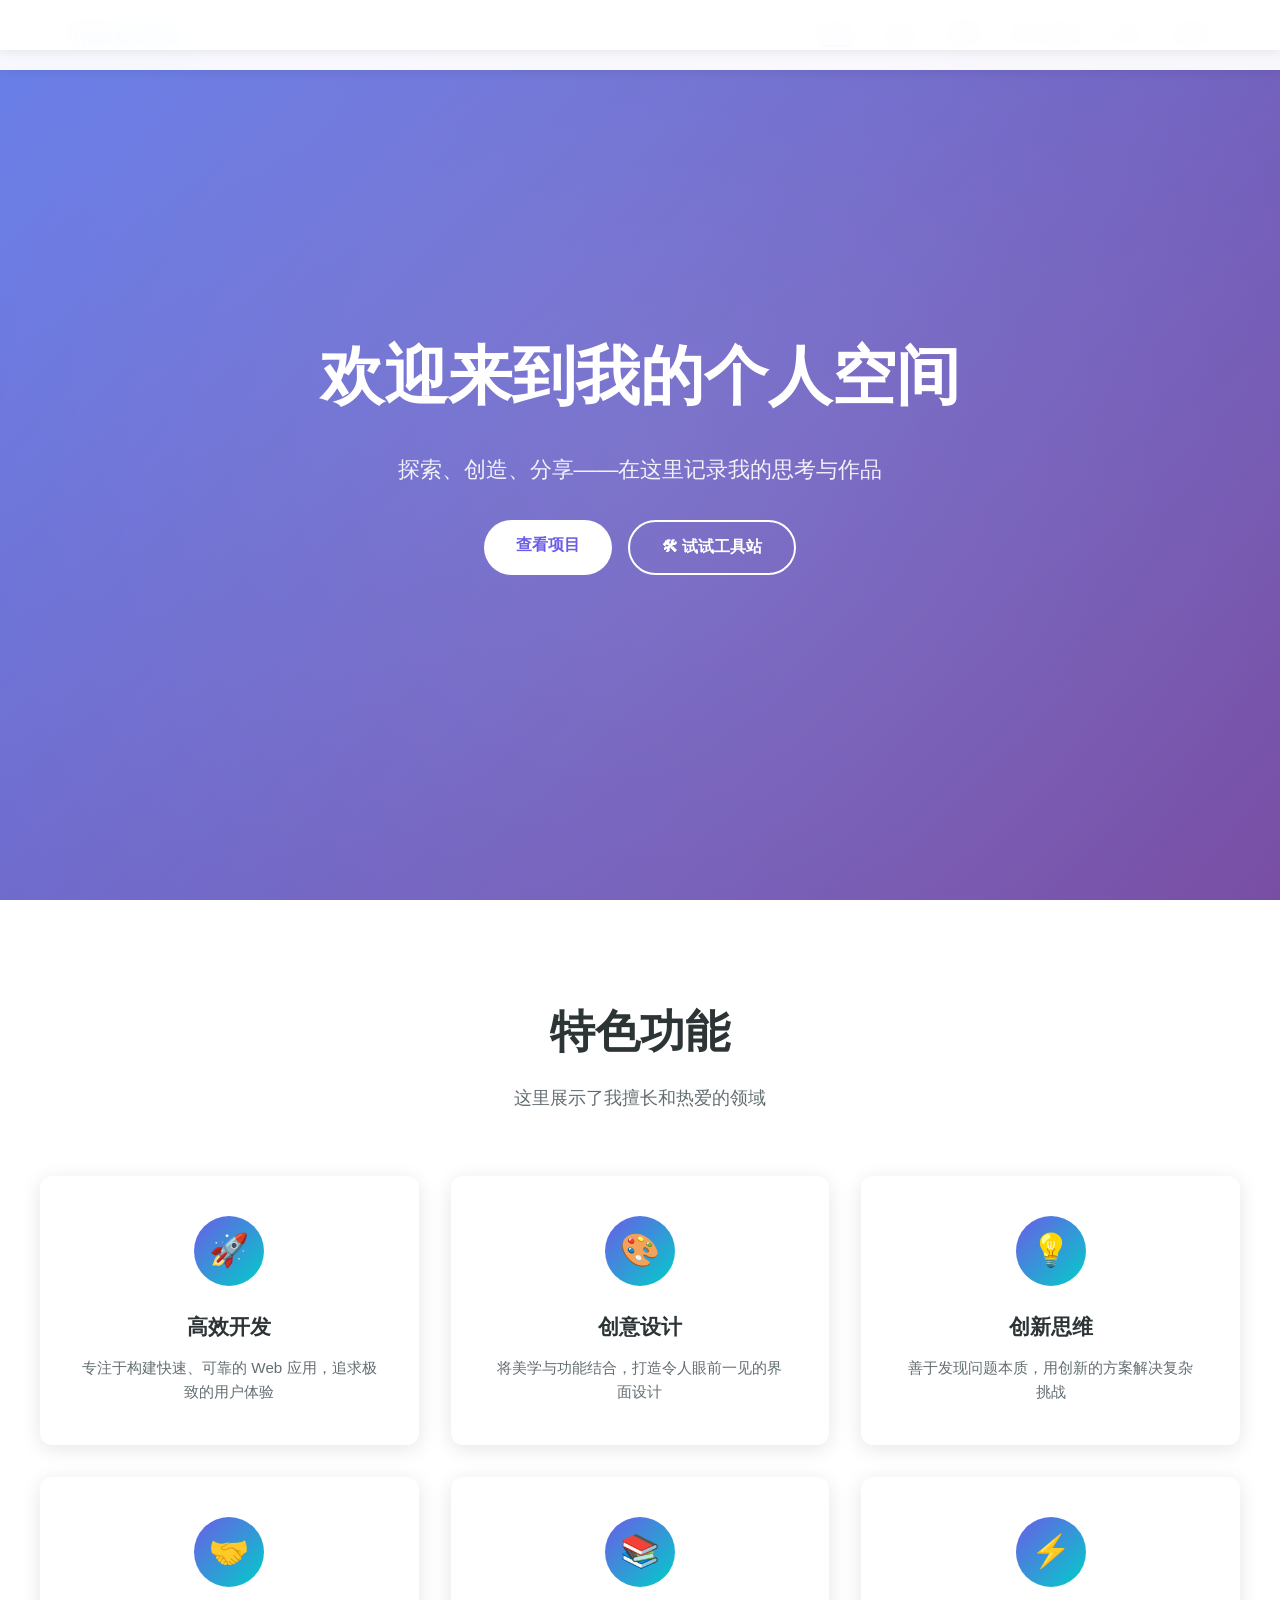
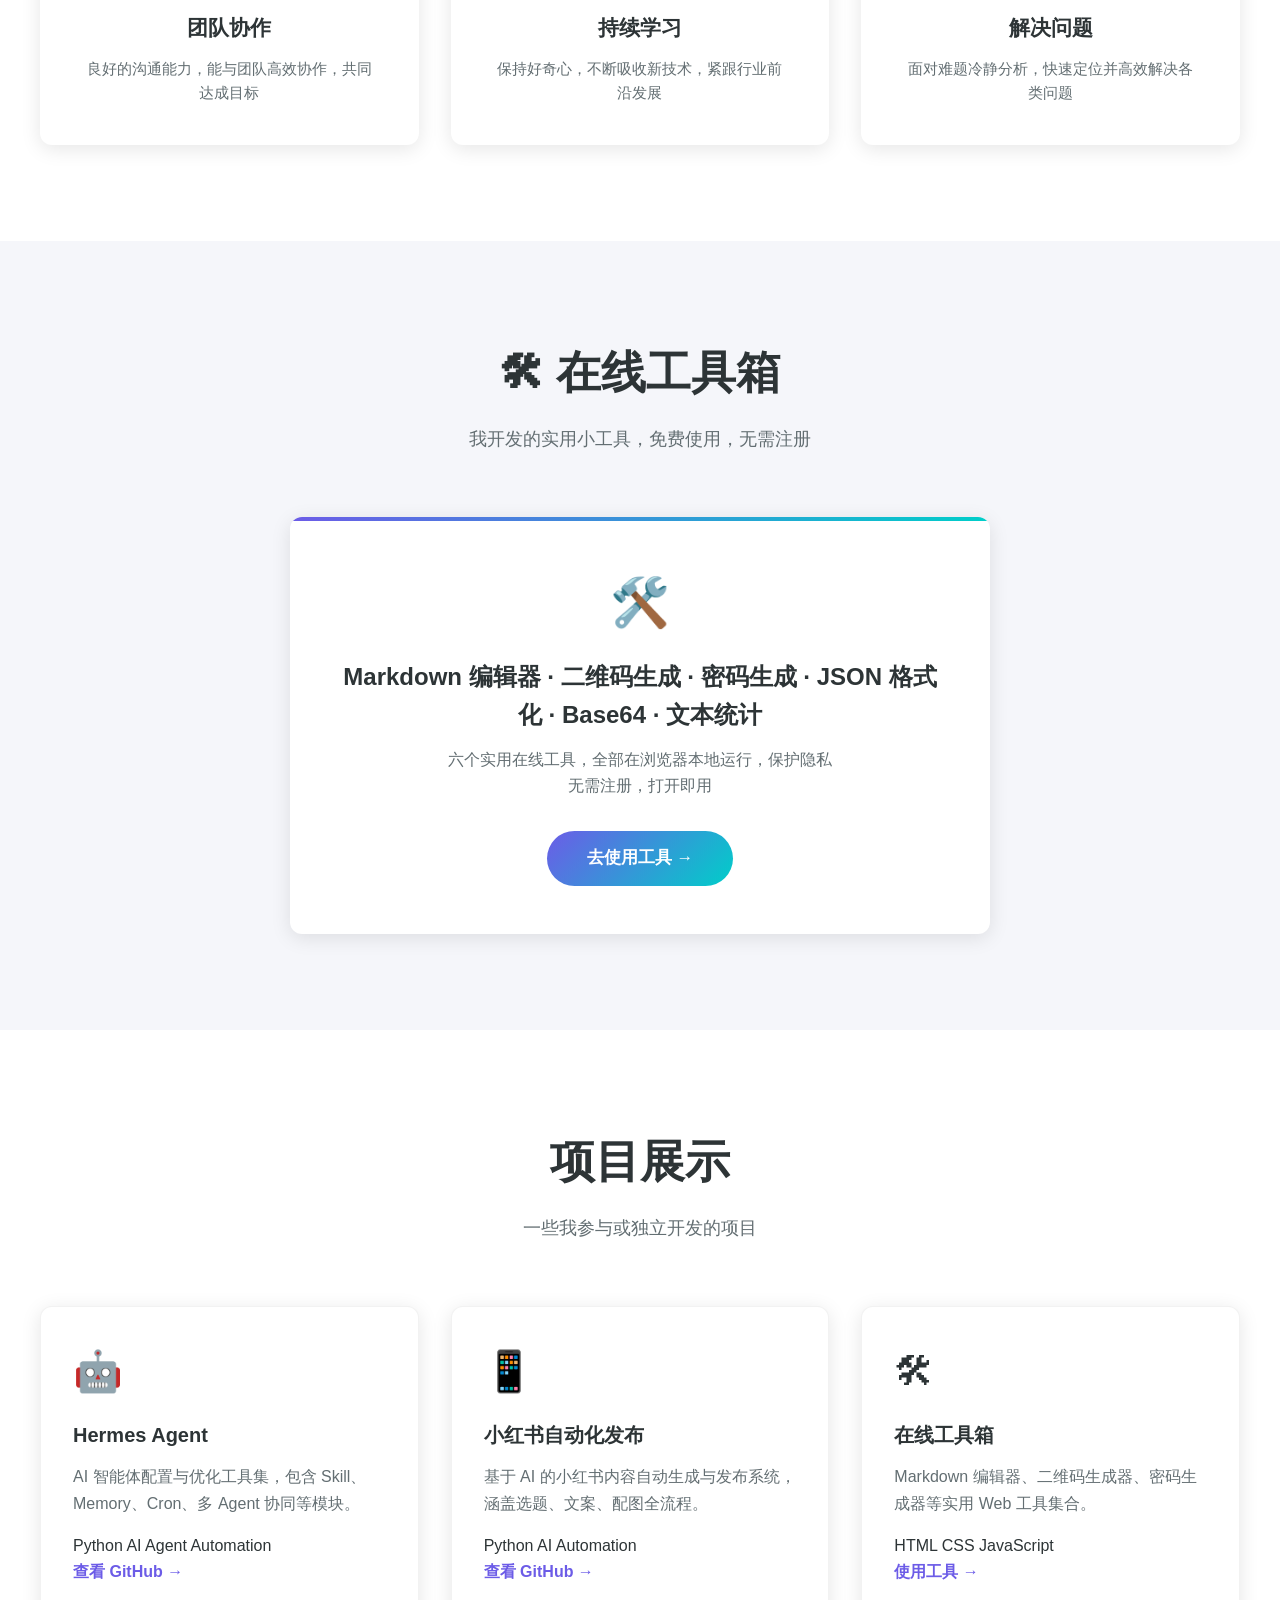
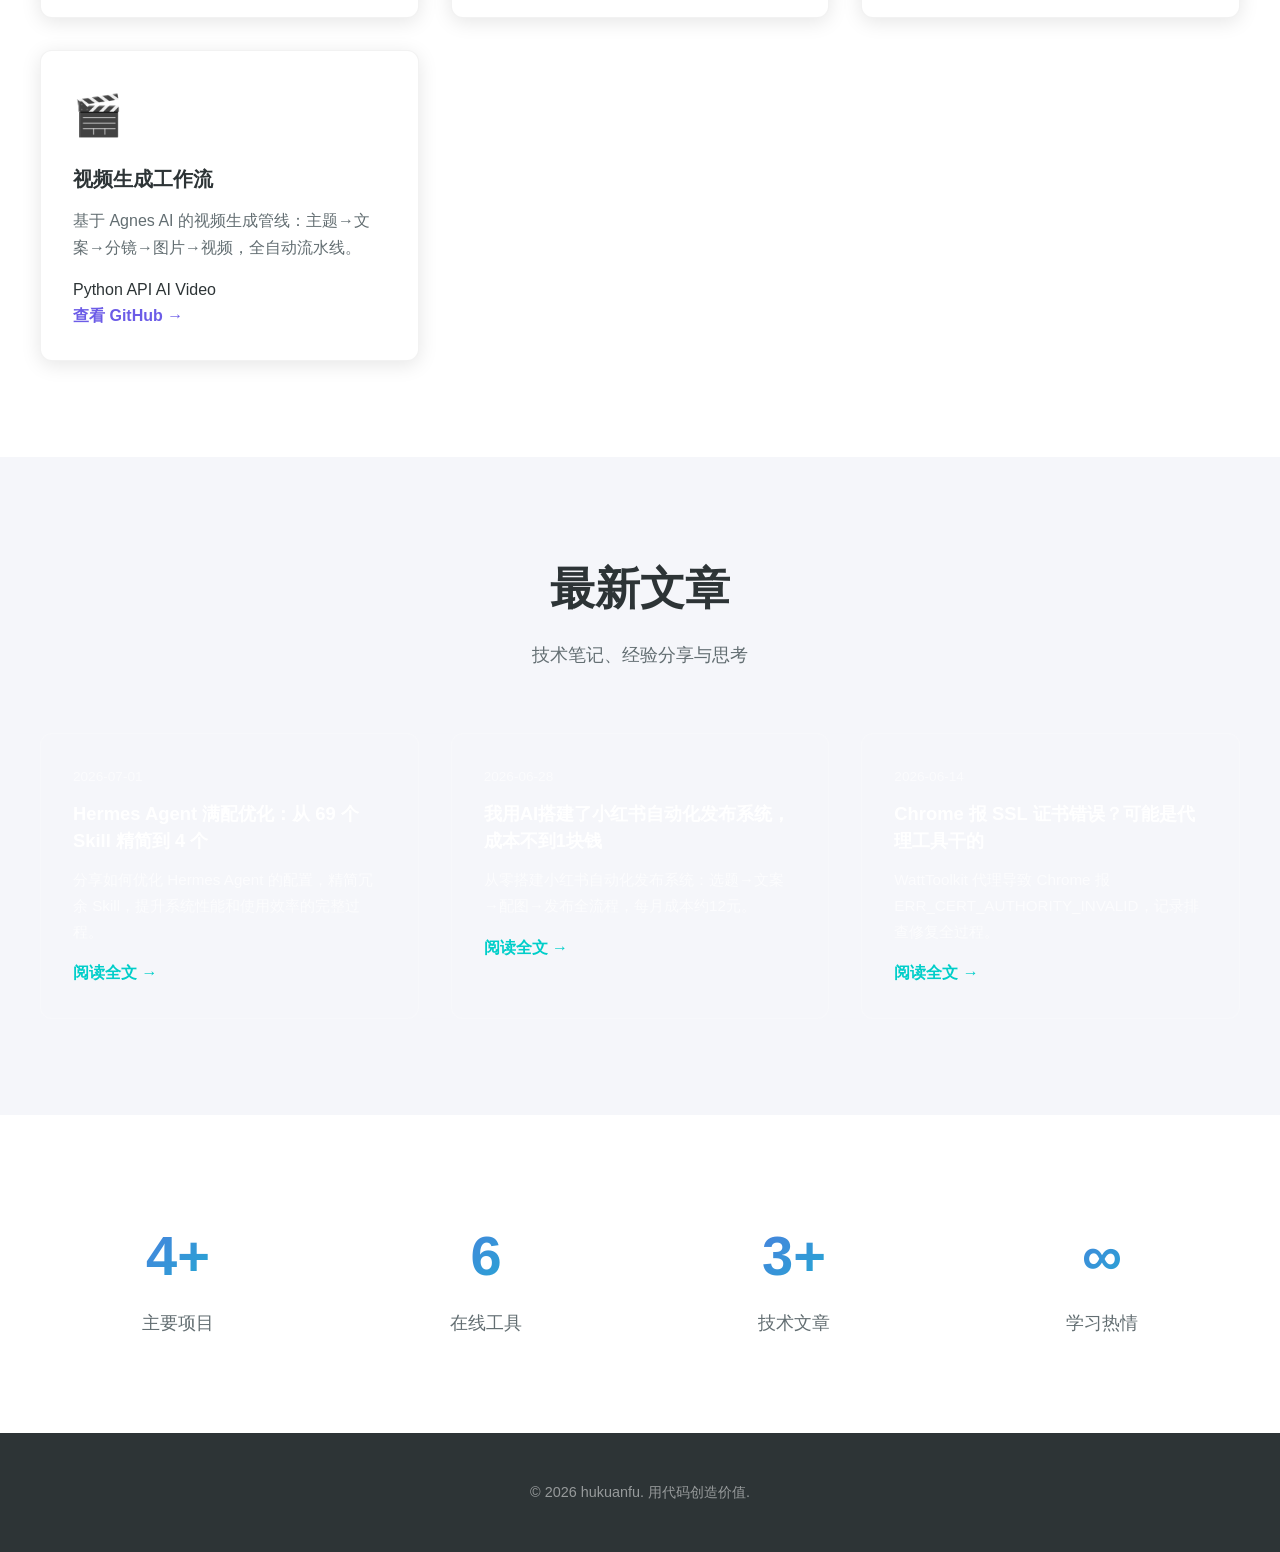
<file: index.html>
<!DOCTYPE html>
<html lang="zh-CN">
<head>
    <meta charset="UTF-8">
    <meta name="viewport" content="width=device-width, initial-scale=1.0">
    <title>hukuanfu — 个人作品集 | Web 开发与创意分享</title>
    <meta name="description" content="hukuanfu 的个人网站，展示 Web 开发项目、技术笔记和创意作品。还有免费好用的在线工具箱。">
    <meta name="keywords" content="个人网站, Web开发, 前端开发, 作品集, 技术博客, 创意设计, 在线工具">
    <meta name="author" content="hukuanfu">
    <meta name="robots" content="index, follow">
    <link rel="canonical" href="https://hukuanfu1220.github.io/my-website/">
    <meta property="og:type" content="website">
    <meta property="og:title" content="hukuanfu — 个人作品集">
    <meta property="og:description" content="展示 Web 开发项目、技术笔记和创意作品，还有免费在线工具箱。">
    <meta property="og:url" content="https://hukuanfu1220.github.io/my-website/">
    <meta property="og:site_name" content="hukuanfu Personal Site">
    <meta property="og:locale" content="zh_CN">
    <meta name="twitter:card" content="summary_large_image">
    <meta name="twitter:title" content="hukuanfu — 个人作品集">
    <meta name="twitter:description" content="展示 Web 开发项目、技术笔记和创意作品。">
    <link rel="icon" type="image/svg+xml" href="data:image/svg+xml,<svg xmlns='http://www.w3.org/2000/svg' viewBox='0 0 100 100'><text y='.9em' font-size='90'>🚀</text></svg>">
    <link rel="stylesheet" href="css/style.css">
</head>
<body>
    <!-- 导航栏 -->
    <nav>
        <div class="nav-container">
            <a href="index.html" class="nav-logo">hukuanfu</a>
            <ul class="nav-links" id="navLinks">
                <li><a href="index.html" class="active">首页</a></li>
                <li><a href="#projects">项目</a></li>
                <li><a href="#blog">博客</a></li>
                <li><a href="tools/index.html">🛠 工具站</a></li>
                <li><a href="about.html">关于</a></li>
                <li><a href="contact.html">联系</a></li>
            </ul>
            <button class="hamburger" id="hamburger" aria-label="切换导航菜单" aria-expanded="false">
                <span></span>
                <span></span>
                <span></span>
            </button>
        </div>
    </nav>

    <!-- Hero -->
    <header class="hero">
        <div class="hero-content">
            <h1>欢迎来到我的个人空间</h1>
            <p>探索、创造、分享——在这里记录我的思考与作品</p>
            <div class="hero-buttons">
                <a href="#projects" class="btn btn-primary">查看项目</a>
                <a href="tools/index.html" class="btn btn-outline">🛠 试试工具站</a>
            </div>
        </div>
    </header>

    <main>
        <!-- 特性介绍 -->
        <section class="section" aria-labelledby="features-heading">
            <div class="container">
                <div class="section-title animate-on-scroll">
                    <h2 id="features-heading">特色功能</h2>
                    <p>这里展示了我擅长和热爱的领域</p>
                </div>
                <div class="features-grid">
                    <article class="feature-card animate-on-scroll">
                        <div class="feature-icon" role="img" aria-label="火箭图标">🚀</div>
                        <h3>高效开发</h3>
                        <p>专注于构建快速、可靠的 Web 应用，追求极致的用户体验</p>
                    </article>
                    <article class="feature-card animate-on-scroll">
                        <div class="feature-icon" role="img" aria-label="调色板图标">🎨</div>
                        <h3>创意设计</h3>
                        <p>将美学与功能结合，打造令人眼前一见的界面设计</p>
                    </article>
                    <article class="feature-card animate-on-scroll">
                        <div class="feature-icon" role="img" aria-label="灯泡图标">💡</div>
                        <h3>创新思维</h3>
                        <p>善于发现问题本质，用创新的方案解决复杂挑战</p>
                    </article>
                    <article class="feature-card animate-on-scroll">
                        <div class="feature-icon" role="img" aria-label="握手图标">🤝</div>
                        <h3>团队协作</h3>
                        <p>良好的沟通能力，能与团队高效协作，共同达成目标</p>
                    </article>
                    <article class="feature-card animate-on-scroll">
                        <div class="feature-icon" role="img" aria-label="书本图标">📚</div>
                        <h3>持续学习</h3>
                        <p>保持好奇心，不断吸收新技术，紧跟行业前沿发展</p>
                    </article>
                    <article class="feature-card animate-on-scroll">
                        <div class="feature-icon" role="img" aria-label="闪电图标">⚡</div>
                        <h3>解决问题</h3>
                        <p>面对难题冷静分析，快速定位并高效解决各类问题</p>
                    </article>
                </div>
            </div>
        </section>

        <!-- 工具站入口横幅 -->
        <section class="section section-dark" aria-labelledby="tools-cta-heading">
            <div class="container">
                <div class="section-title animate-on-scroll">
                    <h2 id="tools-cta-heading">🛠 在线工具箱</h2>
                    <p>我开发的实用小工具，免费使用，无需注册</p>
                </div>
                <div style="max-width:700px; margin:0 auto;">
                    <div class="tool-promo-card animate-on-scroll" style="background:var(--white); border-radius:var(--radius); padding:3rem; box-shadow:var(--shadow); text-align:center; position:relative; overflow:hidden;">
                        <div style="position:absolute; top:0; left:0; right:0; height:4px; background:linear-gradient(90deg, var(--primary), var(--accent));"></div>
                        <div style="font-size:3rem; margin-bottom:1rem;">🛠️</div>
                        <h3 style="font-size:1.5rem; margin-bottom:0.8rem; color:var(--dark);">Markdown 编辑器 · 二维码生成 · 密码生成 · JSON 格式化 · Base64 · 文本统计</h3>
                        <p style="color:var(--gray); margin-bottom:2rem; font-size:1rem;">
                            六个实用在线工具，全部在浏览器本地运行，保护隐私<br>
                            无需注册，打开即用
                        </p>
                        <a href="tools/index.html" style="display:inline-block; padding:0.9rem 2.5rem; background:linear-gradient(135deg, var(--primary), var(--accent)); color:var(--white); border-radius:50px; font-weight:600; font-size:1.05rem; transition:var(--transition);" onmouseover="this.style.transform='translateY(-2px)'; this.style.boxShadow='0 8px 25px rgba(108,92,231,0.3)'" onmouseout="this.style.transform=''; this.style.boxShadow=''">
                            去使用工具 →
                        </a>
                    </div>
                </div>
            </div>
        </section>

        <!-- 项目展示区 -->
        <section class="section" id="projects" aria-labelledby="projects-heading">
            <div class="container">
                <div class="section-title animate-on-scroll">
                    <h2 id="projects-heading">项目展示</h2>
                    <p>一些我参与或独立开发的项目</p>
                </div>
                <div class="project-grid">
                    <article class="project-card animate-on-scroll">
                        <div class="project-icon">🤖</div>
                        <h3>Hermes Agent</h3>
                        <p>AI 智能体配置与优化工具集，包含 Skill、Memory、Cron、多 Agent 协同等模块。</p>
                        <div class="project-tags">
                            <span class="tag">Python</span>
                            <span class="tag">AI Agent</span>
                            <span class="tag">Automation</span>
                        </div>
                        <a href="https://github.com/hukuanfu1220" target="_blank" rel="noopener noreferrer" class="project-link">查看 GitHub →</a>
                    </article>

                    <article class="project-card animate-on-scroll">
                        <div class="project-icon">📱</div>
                        <h3>小红书自动化发布</h3>
                        <p>基于 AI 的小红书内容自动生成与发布系统，涵盖选题、文案、配图全流程。</p>
                        <div class="project-tags">
                            <span class="tag">Python</span>
                            <span class="tag">AI</span>
                            <span class="tag">Automation</span>
                        </div>
                        <a href="https://github.com/hukuanfu1220" target="_blank" rel="noopener noreferrer" class="project-link">查看 GitHub →</a>
                    </article>

                    <article class="project-card animate-on-scroll">
                        <div class="project-icon">🛠</div>
                        <h3>在线工具箱</h3>
                        <p>Markdown 编辑器、二维码生成器、密码生成器等实用 Web 工具集合。</p>
                        <div class="project-tags">
                            <span class="tag">HTML</span>
                            <span class="tag">CSS</span>
                            <span class="tag">JavaScript</span>
                        </div>
                        <a href="tools/index.html" class="project-link">使用工具 →</a>
                    </article>

                    <article class="project-card animate-on-scroll">
                        <div class="project-icon">🎬</div>
                        <h3>视频生成工作流</h3>
                        <p>基于 Agnes AI 的视频生成管线：主题→文案→分镜→图片→视频，全自动流水线。</p>
                        <div class="project-tags">
                            <span class="tag">Python</span>
                            <span class="tag">API</span>
                            <span class="tag">AI Video</span>
                        </div>
                        <a href="https://github.com/hukuanfu1220" target="_blank" rel="noopener noreferrer" class="project-link">查看 GitHub →</a>
                    </article>
                </div>
            </div>
        </section>

        <!-- 博客/文章区 -->
        <section class="section section-dark" id="blog" aria-labelledby="blog-heading">
            <div class="container">
                <div class="section-title animate-on-scroll">
                    <h2 id="blog-heading">最新文章</h2>
                    <p>技术笔记、经验分享与思考</p>
                </div>
                <div class="blog-grid">
                    <article class="blog-card animate-on-scroll">
                        <div class="blog-date">2026-07-01</div>
                        <h3>Hermes Agent 满配优化：从 69 个 Skill 精简到 4 个</h3>
                        <p>分享如何优化 Hermes Agent 的配置，精简冗余 Skill，提升系统性能和使用效率的完整过程。</p>
                        <a href="blog/hermes-agent-optimization.html" class="blog-link">阅读全文 →</a>
                    </article>

                    <article class="blog-card animate-on-scroll">
                        <div class="blog-date">2026-06-28</div>
                        <h3>我用AI搭建了小红书自动化发布系统，成本不到1块钱</h3>
                        <p>从零搭建小红书自动化发布系统：选题→文案→配图→发布全流程，每月成本约12元。</p>
                        <a href="blog/xhs-automation.html" class="blog-link">阅读全文 →</a>
                    </article>

                    <article class="blog-card animate-on-scroll">
                        <div class="blog-date">2026-06-14</div>
                        <h3>Chrome 报 SSL 证书错误？可能是代理工具干的</h3>
                        <p>WattToolkit 代理导致 Chrome 报 ERR_CERT_AUTHORITY_INVALID，记录排查修复全过程。</p>
                        <a href="blog/ssl-certificate-fix.html" class="blog-link">阅读全文 →</a>
                    </article>
                </div>
            </div>
        </section>

        <!-- 统计数据 -->
        <section class="section" aria-labelledby="stats-heading">
            <div class="container">
                <h2 id="stats-heading" class="sr-only">统计数据</h2>
                <div class="stats">
                    <div class="stat-item animate-on-scroll">
                        <h3>4+</h3>
                        <p>主要项目</p>
                    </div>
                    <div class="stat-item animate-on-scroll">
                        <h3>6</h3>
                        <p>在线工具</p>
                    </div>
                    <div class="stat-item animate-on-scroll">
                        <h3>3+</h3>
                        <p>技术文章</p>
                    </div>
                    <div class="stat-item animate-on-scroll">
                        <h3>∞</h3>
                        <p>学习热情</p>
                    </div>
                </div>
            </div>
        </section>
    </main>

    <!-- 页脚 -->
    <footer>
        <div class="footer-content">
            <nav aria-label="页脚导航">
                <div class="footer-links">
                    <a href="index.html">首页</a>
                    <a href="#projects">项目</a>
                    <a href="#blog">博客</a>
                    <a href="tools/index.html">🛠 工具站</a>
                    <a href="about.html">关于</a>
                    <a href="contact.html">联系</a>
                </div>
            </nav>
            <p>&copy; 2026 hukuanfu. 用代码创造价值.</p>
        </div>
    </footer>

    <!-- 结构化数据 (JSON-LD) -->
    <script type="application/ld+json">
    {
        "@context": "https://schema.org",
        "@type": "WebPage",
        "name": "hukuanfu — 个人作品集",
        "description": "hukuanfu 的个人网站，展示 Web 开发项目、技术笔记和创意作品。",
        "url": "https://hukuanfu1220.github.io/my-website/",
        "author": {
            "@type": "Person",
            "name": "hukuanfu"
        }
    }
    </script>

    <script src="js/main.js"></script>
</body>
</html>
</file>
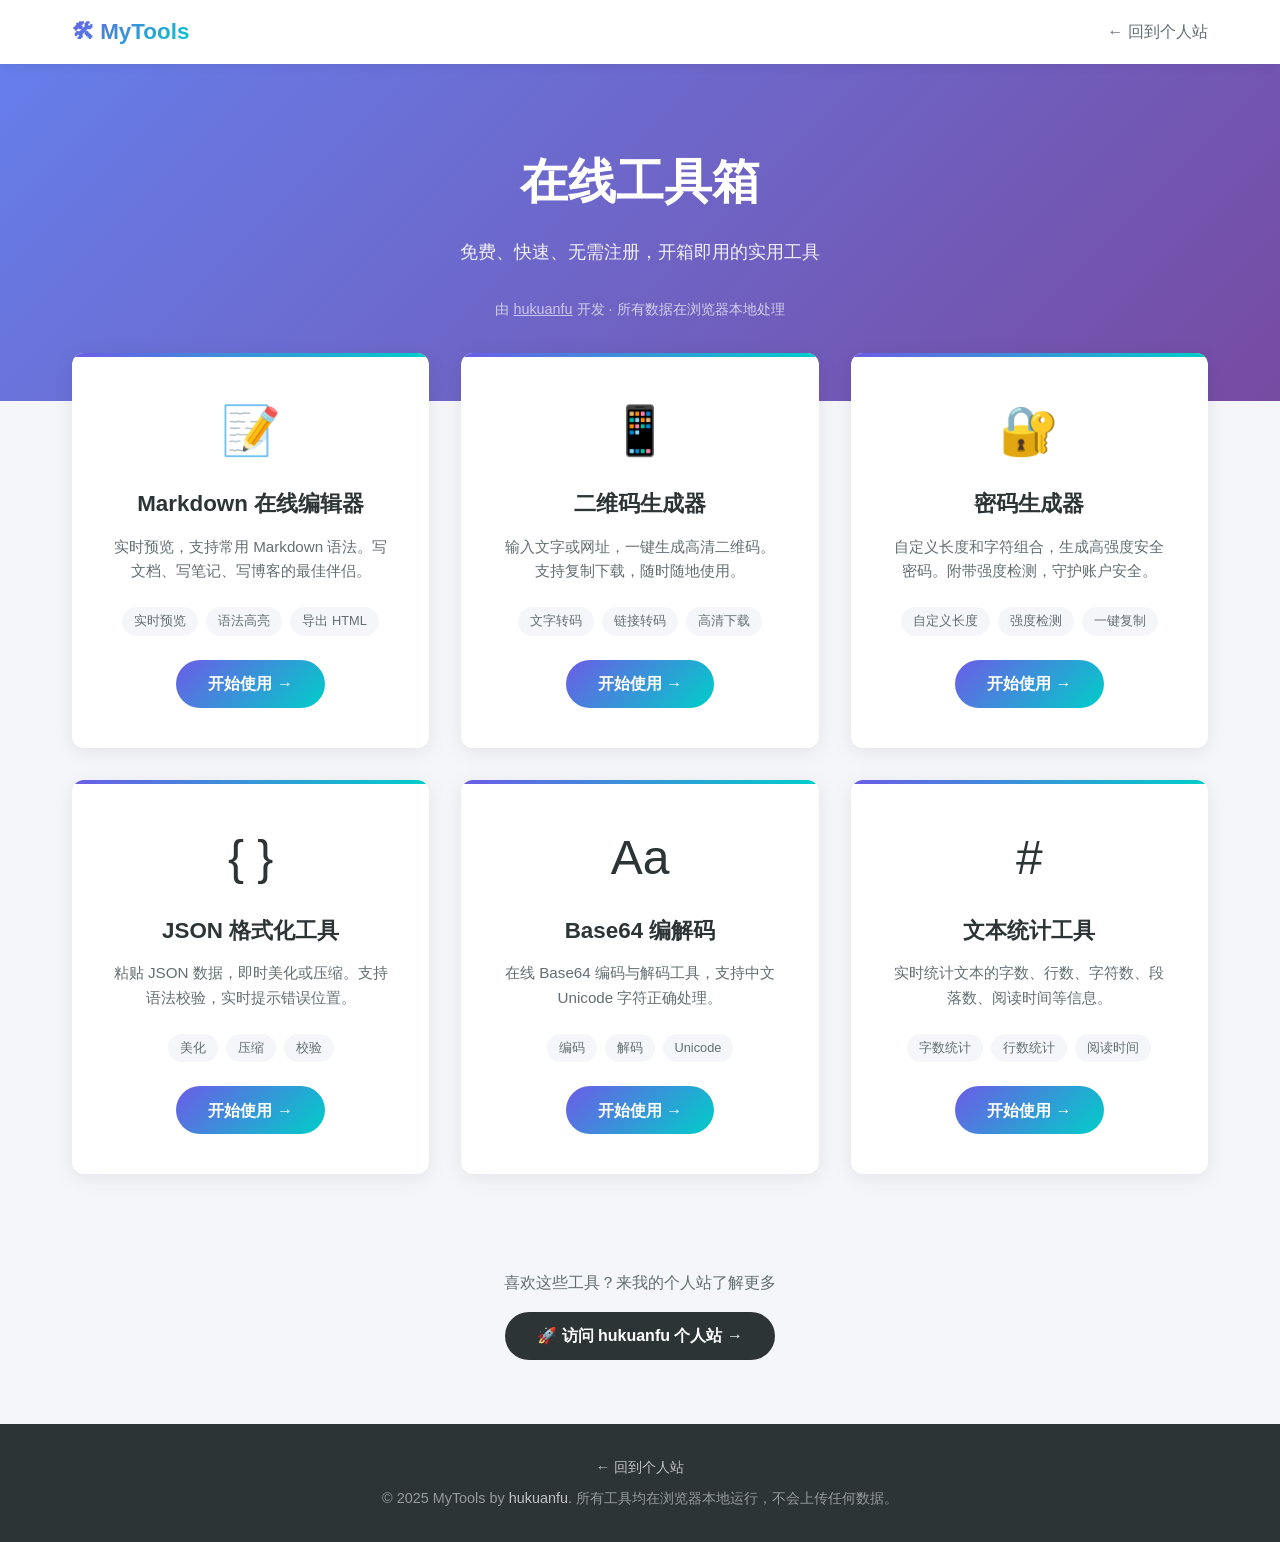
<file: tools/index.html>
<!DOCTYPE html>
<html lang="zh-CN">
<head>
    <meta charset="UTF-8">
    <meta name="viewport" content="width=device-width, initial-scale=1.0">
    <title>在线工具箱 — Markdown编辑器、二维码生成、密码生成 | MyTools</title>
    <meta name="description" content="免费在线工具箱：Markdown 在线编辑器实时预览、二维码在线生成器、高强度密码生成器。无需注册，开箱即用。由 hukuanfu 开发。">
    <meta name="keywords" content="在线工具,Markdown编辑器,二维码生成器,密码生成器,免费工具,开发者工具">
    <meta name="author" content="hukuanfu">
    <meta name="robots" content="index, follow">
    <link rel="canonical" href="https://hukuanfu1220.github.io/my-website/tools/">
    <meta property="og:type" content="website">
    <meta property="og:title" content="在线工具箱 — Markdown、二维码、密码生成">
    <meta property="og:description" content="免费在线工具箱：Markdown 编辑器、二维码生成器、密码生成器。由 hukuanfu 开发。">
    <meta property="og:url" content="https://hukuanfu1220.github.io/my-website/tools/">
    <meta property="og:locale" content="zh_CN">
    <meta name="twitter:card" content="summary_large_image">
    <meta name="twitter:title" content="在线工具箱 — Markdown、二维码、密码生成">
    <meta name="twitter:description" content="免费在线工具箱，开箱即用。">
    <link rel="icon" type="image/svg+xml" href="data:image/svg+xml,<svg xmlns='http://www.w3.org/2000/svg' viewBox='0 0 100 100'><rect x='10' y='10' width='80' height='80' rx='15' fill='%236c5ce7'/><text x='50' y='68' text-anchor='middle' font-size='50' fill='white'>🛠</text></svg>">
    <link rel="stylesheet" href="css/style.css">
</head>
<body>
    <nav>
        <div class="nav-container">
            <a href="../index.html" class="nav-logo" title="回到 hukuanfu 个人站">🛠 MyTools</a>
            <ul class="nav-links">
                <li><a href="../index.html">← 回到个人站</a></li>
            </ul>
        </div>
    </nav>

    <header class="tools-hero">
        <h1>在线工具箱</h1>
        <p>免费、快速、无需注册，开箱即用的实用工具</p>
        <p style="font-size:0.9rem; opacity:0.7; margin-top:0.5rem;">由 <a href="../index.html" style="color:rgba(255,255,255,0.9); text-decoration:underline;">hukuanfu</a> 开发 · 所有数据在浏览器本地处理</p>
    </header>

    <main>
        <section>
            <div class="tools-grid">
                <article class="tool-card">
                    <div class="tool-icon">📝</div>
                    <h2>Markdown 在线编辑器</h2>
                    <p>实时预览，支持常用 Markdown 语法。写文档、写笔记、写博客的最佳伴侣。</p>
                    <div class="tool-tags">
                        <span class="tag">实时预览</span>
                        <span class="tag">语法高亮</span>
                        <span class="tag">导出 HTML</span>
                    </div>
                    <a href="markdown-editor.html" class="btn-tool">开始使用 →</a>
                </article>

                <article class="tool-card">
                    <div class="tool-icon">📱</div>
                    <h2>二维码生成器</h2>
                    <p>输入文字或网址，一键生成高清二维码。支持复制下载，随时随地使用。</p>
                    <div class="tool-tags">
                        <span class="tag">文字转码</span>
                        <span class="tag">链接转码</span>
                        <span class="tag">高清下载</span>
                    </div>
                    <a href="qr-code.html" class="btn-tool">开始使用 →</a>
                </article>

                <article class="tool-card">
                    <div class="tool-icon">🔐</div>
                    <h2>密码生成器</h2>
                    <p>自定义长度和字符组合，生成高强度安全密码。附带强度检测，守护账户安全。</p>
                    <div class="tool-tags">
                        <span class="tag">自定义长度</span>
                        <span class="tag">强度检测</span>
                        <span class="tag">一键复制</span>
                    </div>
                    <a href="password-gen.html" class="btn-tool">开始使用 →</a>
                </article>

                <article class="tool-card">
                    <div class="tool-icon">{ }</div>
                    <h2>JSON 格式化工具</h2>
                    <p>粘贴 JSON 数据，即时美化或压缩。支持语法校验，实时提示错误位置。</p>
                    <div class="tool-tags">
                        <span class="tag">美化</span>
                        <span class="tag">压缩</span>
                        <span class="tag">校验</span>
                    </div>
                    <a href="json-formatter.html" class="btn-tool">开始使用 →</a>
                </article>

                <article class="tool-card">
                    <div class="tool-icon">Aa</div>
                    <h2>Base64 编解码</h2>
                    <p>在线 Base64 编码与解码工具，支持中文 Unicode 字符正确处理。</p>
                    <div class="tool-tags">
                        <span class="tag">编码</span>
                        <span class="tag">解码</span>
                        <span class="tag">Unicode</span>
                    </div>
                    <a href="base64.html" class="btn-tool">开始使用 →</a>
                </article>

                <article class="tool-card">
                    <div class="tool-icon">#</div>
                    <h2>文本统计工具</h2>
                    <p>实时统计文本的字数、行数、字符数、段落数、阅读时间等信息。</p>
                    <div class="tool-tags">
                        <span class="tag">字数统计</span>
                        <span class="tag">行数统计</span>
                        <span class="tag">阅读时间</span>
                    </div>
                    <a href="text-stats.html" class="btn-tool">开始使用 →</a>
                </article>
            </div>
        </section>

        <!-- 底部 CTA -->
        <section style="text-align:center; padding:2rem 2rem 4rem; max-width:700px; margin:0 auto;">
            <p style="color:var(--gray); margin-bottom:1rem;">喜欢这些工具？来我的个人站了解更多</p>
            <a href="../index.html" class="btn-tool" style="background:var(--dark);">🚀 访问 hukuanfu 个人站 →</a>
        </section>
    </main>

    <footer>
        <div class="footer-content">
            <p style="margin-bottom:0.5rem;">
                <a href="../index.html" style="color:rgba(255,255,255,0.7);">← 回到个人站</a>
            </p>
            <p>&copy; 2025 MyTools by <a href="../index.html" style="color:rgba(255,255,255,0.7);">hukuanfu</a>. 所有工具均在浏览器本地运行，不会上传任何数据。</p>
        </div>
    </footer>

    <script type="application/ld+json">
    {
        "@context": "https://schema.org",
        "@type": "WebPage",
        "name": "在线工具箱",
        "description": "免费在线工具箱：Markdown 编辑器、二维码生成器、密码生成器。",
        "url": "https://hukuanfu1220.github.io/my-website/tools/",
        "publisher": {
            "@type": "Person",
            "name": "hukuanfu"
        },
        "offers": {
            "@type": "Offer",
            "price": "0",
            "priceCurrency": "CNY"
        }
    }
    </script>
</body>
</html>
</file>
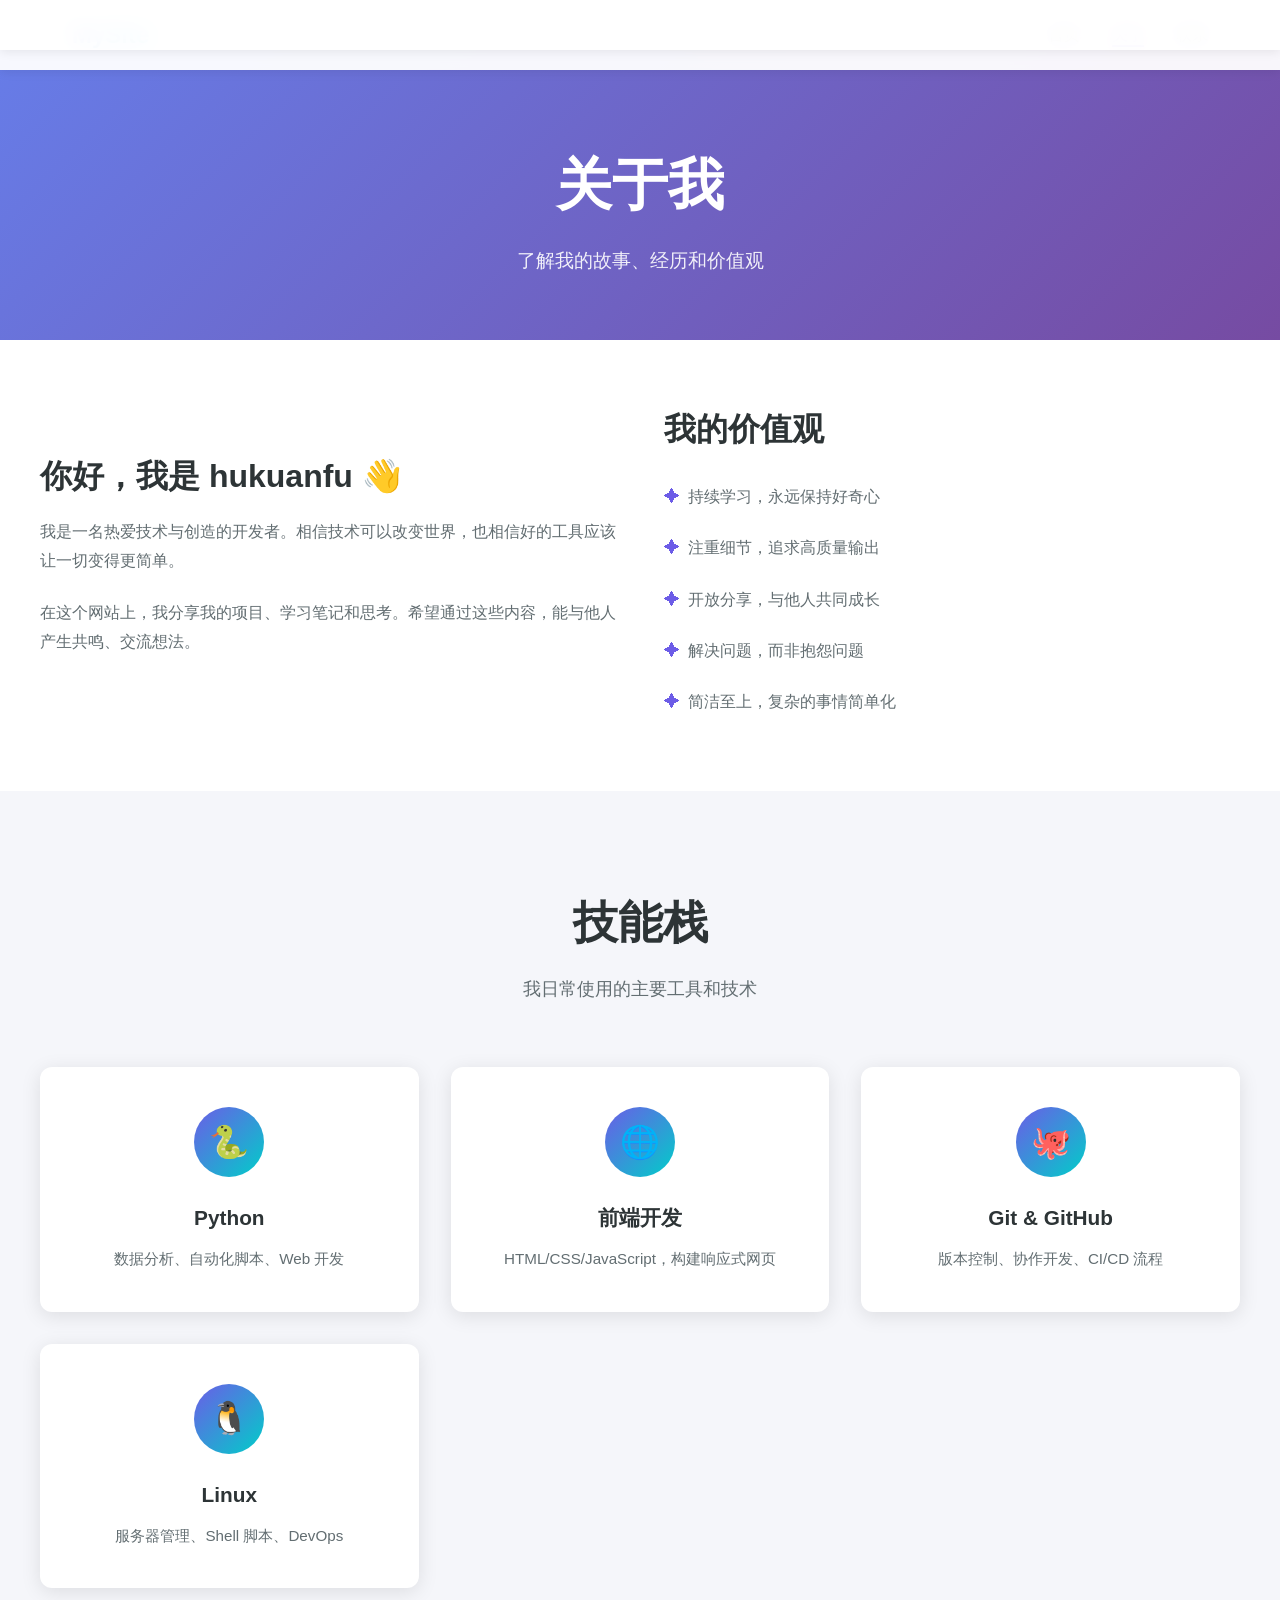
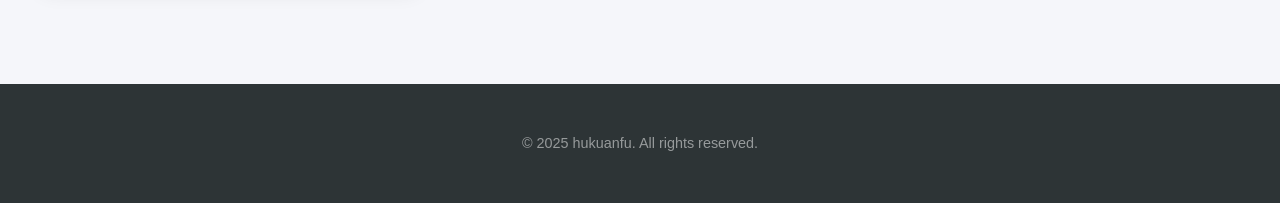
<file: about.html>
<!DOCTYPE html>
<html lang="zh-CN">
<head>
    <meta charset="UTF-8">
    <meta name="viewport" content="width=device-width, initial-scale=1.0">
    
    <!-- SEO 核心 -->
    <title>关于我 | hukuanfu — Web 开发者与创意创作者</title>
    <meta name="description" content="了解 hukuanfu 的背景、技能和价值观。一名专注于 Web 开发、持续学习和创意设计的开发者。">
    <meta name="author" content="hukuanfu">
    <meta name="robots" content="index, follow">
    <link rel="canonical" href="https://hukuanfu1220.github.io/my-website/about.html">
    
    <!-- Open Graph -->
    <meta property="og:type" content="profile">
    <meta property="og:title" content="关于我 | hukuanfu">
    <meta property="og:description" content="了解 hukuanfu 的背景、技能和价值观。">
    <meta property="og:url" content="https://hukuanfu1220.github.io/my-website/about.html">
    <meta property="og:locale" content="zh_CN">
    
    <!-- Twitter Card -->
    <meta name="twitter:card" content="summary_large_image">
    <meta name="twitter:title" content="关于我 | hukuanfu">
    <meta name="twitter:description" content="了解 hukuanfu 的背景、技能和价值观。">
    
    <link rel="icon" type="image/svg+xml" href="data:image/svg+xml,<svg xmlns='http://www.w3.org/2000/svg' viewBox='0 0 100 100'><text y='.9em' font-size='90'>🚀</text></svg>">
    <link rel="stylesheet" href="css/style.css">
</head>
<body>
    <nav>
        <div class="nav-container">
            <a href="index.html" class="nav-logo" title="回到首页">MySite</a>
            <ul class="nav-links" id="navLinks">
                <li><a href="index.html">首页</a></li>
                <li><a href="about.html" class="active" aria-label="关于我">关于</a></li>
                <li><a href="contact.html" aria-label="联系我">联系</a></li>
            </ul>
            <button class="hamburger" id="hamburger" aria-label="切换导航菜单" aria-expanded="false">
                <span></span>
                <span></span>
                <span></span>
            </button>
        </div>
    </nav>

    <header class="about-hero">
        <h1>关于我</h1>
        <p>了解我的故事、经历和价值观</p>
    </header>

    <main>
        <section class="about-content">
            <div class="container">
                <div class="about-grid">
                    <div class="about-text animate-on-scroll">
                        <h2>你好，我是 hukuanfu 👋</h2>
                        <p>我是一名热爱技术与创造的开发者。相信技术可以改变世界，也相信好的工具应该让一切变得更简单。</p>
                        <p>在这个网站上，我分享我的项目、学习笔记和思考。希望通过这些内容，能与他人产生共鸣、交流想法。</p>
                    </div>
                    <div class="about-text animate-on-scroll">
                        <h2>我的价值观</h2>
                        <ul class="values-list">
                            <li>持续学习，永远保持好奇心</li>
                            <li>注重细节，追求高质量输出</li>
                            <li>开放分享，与他人共同成长</li>
                            <li>解决问题，而非抱怨问题</li>
                            <li>简洁至上，复杂的事情简单化</li>
                        </ul>
                    </div>
                </div>
            </div>
        </section>

        <section class="section section-dark" aria-labelledby="skills-heading">
            <div class="container">
                <div class="section-title animate-on-scroll">
                    <h2 id="skills-heading">技能栈</h2>
                    <p>我日常使用的主要工具和技术</p>
                </div>
                <div class="features-grid">
                    <article class="feature-card animate-on-scroll">
                        <div class="feature-icon" role="img" aria-label="Python 图标">🐍</div>
                        <h3>Python</h3>
                        <p>数据分析、自动化脚本、Web 开发</p>
                    </article>
                    <article class="feature-card animate-on-scroll">
                        <div class="feature-icon" role="img" aria-label="前端开发图标">🌐</div>
                        <h3>前端开发</h3>
                        <p>HTML/CSS/JavaScript，构建响应式网页</p>
                    </article>
                    <article class="feature-card animate-on-scroll">
                        <div class="feature-icon" role="img" aria-label="Git 图标">🐙</div>
                        <h3>Git & GitHub</h3>
                        <p>版本控制、协作开发、CI/CD 流程</p>
                    </article>
                    <article class="feature-card animate-on-scroll">
                        <div class="feature-icon" role="img" aria-label="Linux 图标">🐧</div>
                        <h3>Linux</h3>
                        <p>服务器管理、Shell 脚本、DevOps</p>
                    </article>
                </div>
            </div>
        </section>
    </main>

    <footer>
        <div class="footer-content">
            <nav aria-label="页脚导航">
                <div class="footer-links">
                    <a href="index.html">首页</a>
                    <a href="about.html">关于</a>
                    <a href="contact.html">联系</a>
                </div>
            </nav>
            <p>&copy; 2025 hukuanfu. All rights reserved.</p>
        </div>
    </footer>

    <script type="application/ld+json">
    {
        "@context": "https://schema.org",
        "@type": "Person",
        "name": "hukuanfu",
        "url": "https://hukuanfu1220.github.io/my-website/",
        "jobTitle": "Web Developer",
        "description": "热爱技术与创造的开发者，专注于 Web 开发和创意设计。"
    }
    </script>

    <script src="js/main.js"></script>
</body>
</html>
</file>
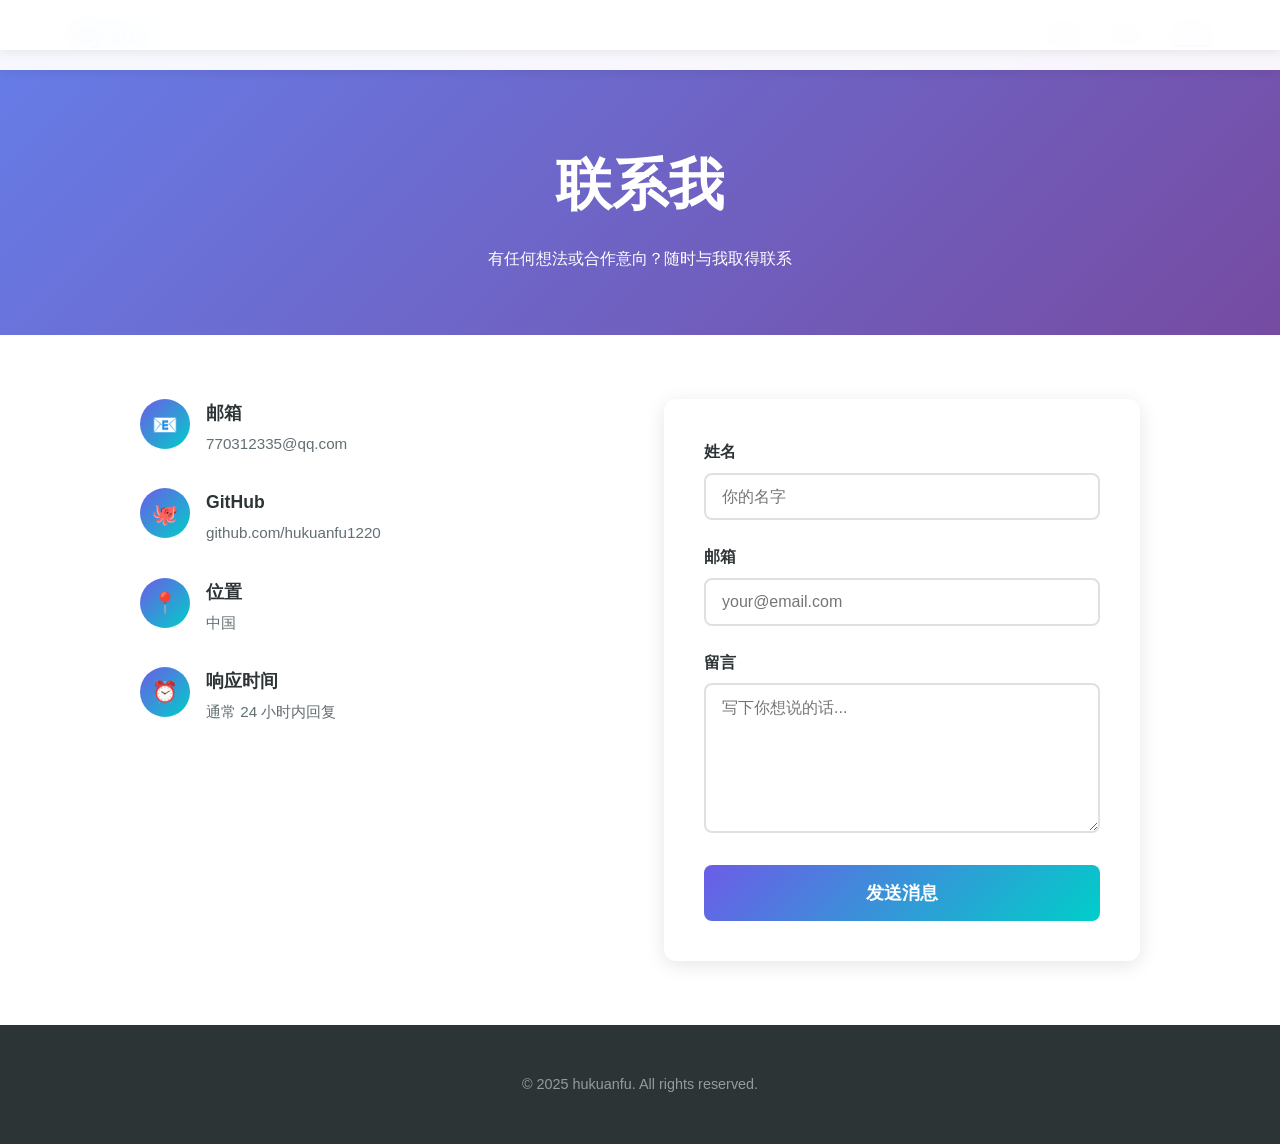
<file: contact.html>
<!DOCTYPE html>
<html lang="zh-CN">
<head>
    <meta charset="UTF-8">
    <meta name="viewport" content="width=device-width, initial-scale=1.0">
    
    <!-- SEO 核心 -->
    <title>联系我 | hukuanfu — 商务合作与技术咨询</title>
    <meta name="description" content="与 hukuanfu 取得联系，探讨商务合作、技术咨询或项目合作。通常 24 小时内回复。">
    <meta name="author" content="hukuanfu">
    <meta name="robots" content="index, follow">
    <link rel="canonical" href="https://hukuanfu1220.github.io/my-website/contact.html">
    
    <!-- Open Graph -->
    <meta property="og:type" content="website">
    <meta property="og:title" content="联系我 | hukuanfu">
    <meta property="og:description" content="与 hukuanfu 取得联系，探讨商务合作、技术咨询或项目合作。">
    <meta property="og:url" content="https://hukuanfu1220.github.io/my-website/contact.html">
    <meta property="og:locale" content="zh_CN">
    
    <!-- Twitter Card -->
    <meta name="twitter:card" content="summary_large_image">
    <meta name="twitter:title" content="联系我 | hukuanfu">
    <meta name="twitter:description" content="与 hukuanfu 取得联系，探讨商务合作、技术咨询或项目合作。">
    
    <link rel="icon" type="image/svg+xml" href="data:image/svg+xml,<svg xmlns='http://www.w3.org/2000/svg' viewBox='0 0 100 100'><text y='.9em' font-size='90'>🚀</text></svg>">
    <link rel="stylesheet" href="css/style.css">
</head>
<body>
    <nav>
        <div class="nav-container">
            <a href="index.html" class="nav-logo" title="回到首页">MySite</a>
            <ul class="nav-links" id="navLinks">
                <li><a href="index.html">首页</a></li>
                <li><a href="about.html">关于</a></li>
                <li><a href="contact.html" class="active" aria-label="联系我">联系</a></li>
            </ul>
            <button class="hamburger" id="hamburger" aria-label="切换导航菜单" aria-expanded="false">
                <span></span>
                <span></span>
                <span></span>
            </button>
        </div>
    </nav>

    <header class="contact-hero">
        <h1>联系我</h1>
        <p>有任何想法或合作意向？随时与我取得联系</p>
    </header>

    <main>
        <section class="contact-content">
            <div class="container">
                <div class="contact-grid">
                    <div class="contact-info animate-on-scroll">
                        <div class="contact-item">
                            <div class="contact-item-icon" role="img" aria-label="邮箱图标">📧</div>
                            <div>
                                <h4>邮箱</h4>
                                <p><a href="mailto:770312335@qq.com">770312335@qq.com</a></p>
                            </div>
                        </div>
                        <div class="contact-item">
                            <div class="contact-item-icon" role="img" aria-label="GitHub 图标">🐙</div>
                            <div>
                                <h4>GitHub</h4>
                                <p><a href="https://github.com/hukuanfu1220" target="_blank" rel="noopener noreferrer">github.com/hukuanfu1220</a></p>
                            </div>
                        </div>
                        <div class="contact-item">
                            <div class="contact-item-icon" role="img" aria-label="位置图标">📍</div>
                            <div>
                                <h4>位置</h4>
                                <p>中国</p>
                            </div>
                        </div>
                        <div class="contact-item">
                            <div class="contact-item-icon" role="img" aria-label="时钟图标">⏰</div>
                            <div>
                                <h4>响应时间</h4>
                                <p>通常 24 小时内回复</p>
                            </div>
                        </div>
                    </div>
                    <form class="contact-form animate-on-scroll" onsubmit="handleSubmit(event)" aria-label="联系表单">
                        <div class="form-group">
                            <label for="name">姓名</label>
                            <input type="text" id="name" name="name" placeholder="你的名字" required autocomplete="name">
                        </div>
                        <div class="form-group">
                            <label for="email">邮箱</label>
                            <input type="email" id="email" name="email" placeholder="your@email.com" required autocomplete="email">
                        </div>
                        <div class="form-group">
                            <label for="message">留言</label>
                            <textarea id="message" name="message" placeholder="写下你想说的话..." required></textarea>
                        </div>
                        <button type="submit" class="btn-submit">发送消息</button>
                    </form>
                </div>
            </div>
        </section>
    </main>

    <footer>
        <div class="footer-content">
            <nav aria-label="页脚导航">
                <div class="footer-links">
                    <a href="index.html">首页</a>
                    <a href="about.html">关于</a>
                    <a href="contact.html">联系</a>
                </div>
            </nav>
            <p>&copy; 2025 hukuanfu. All rights reserved.</p>
        </div>
    </footer>

    <script src="js/main.js"></script>
</body>
</html>
</file>
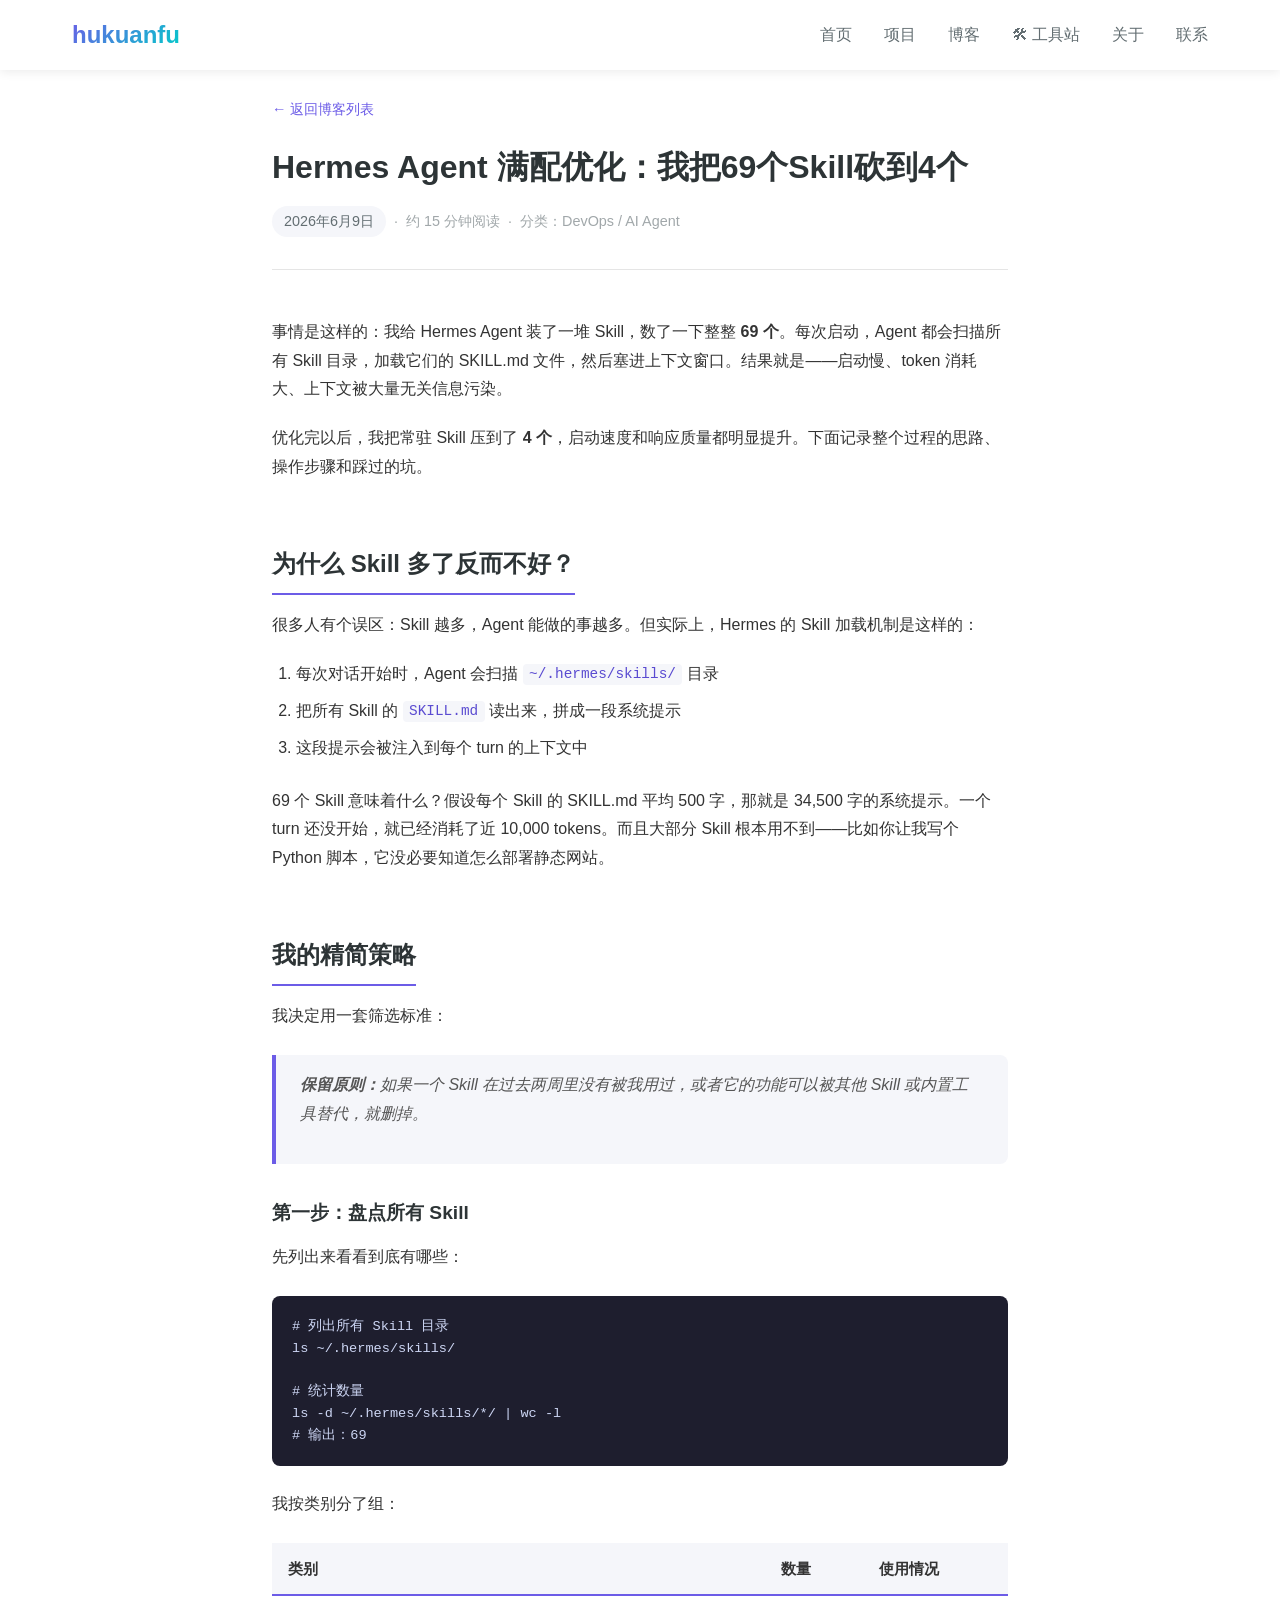
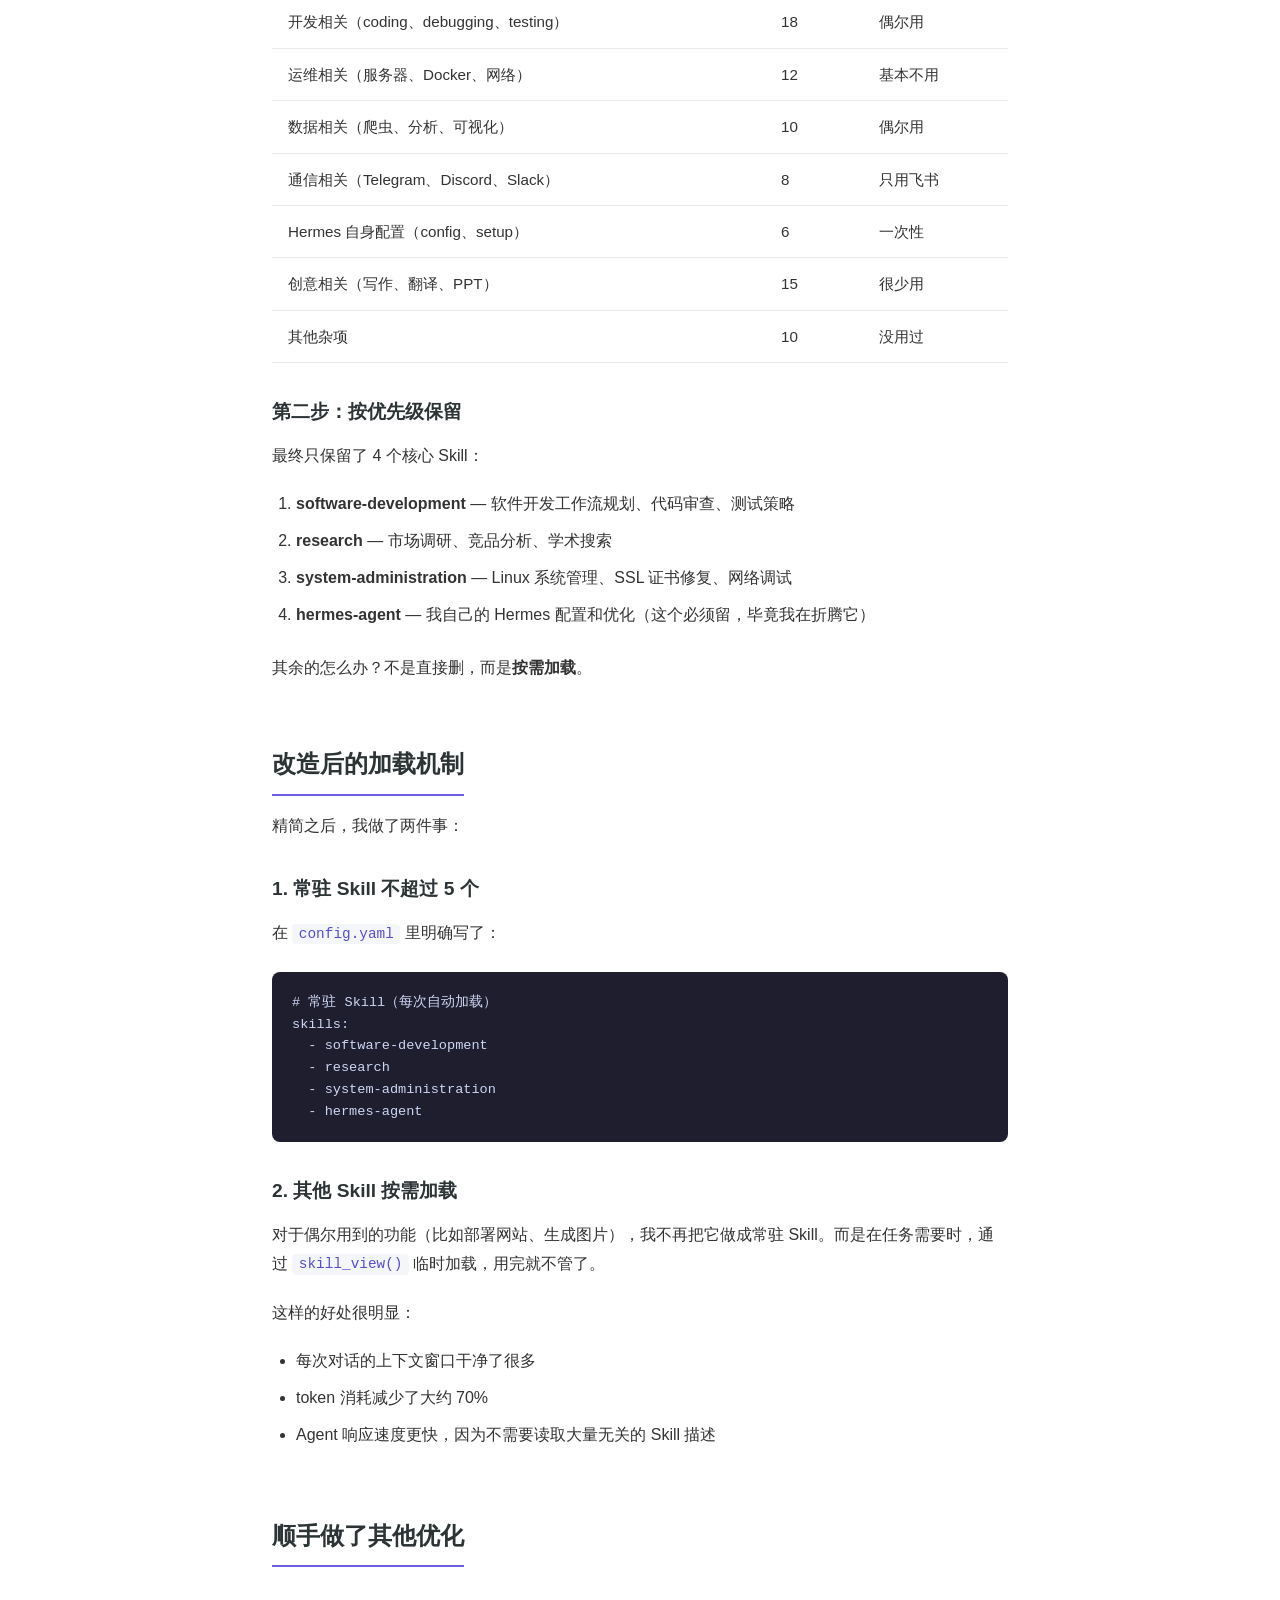
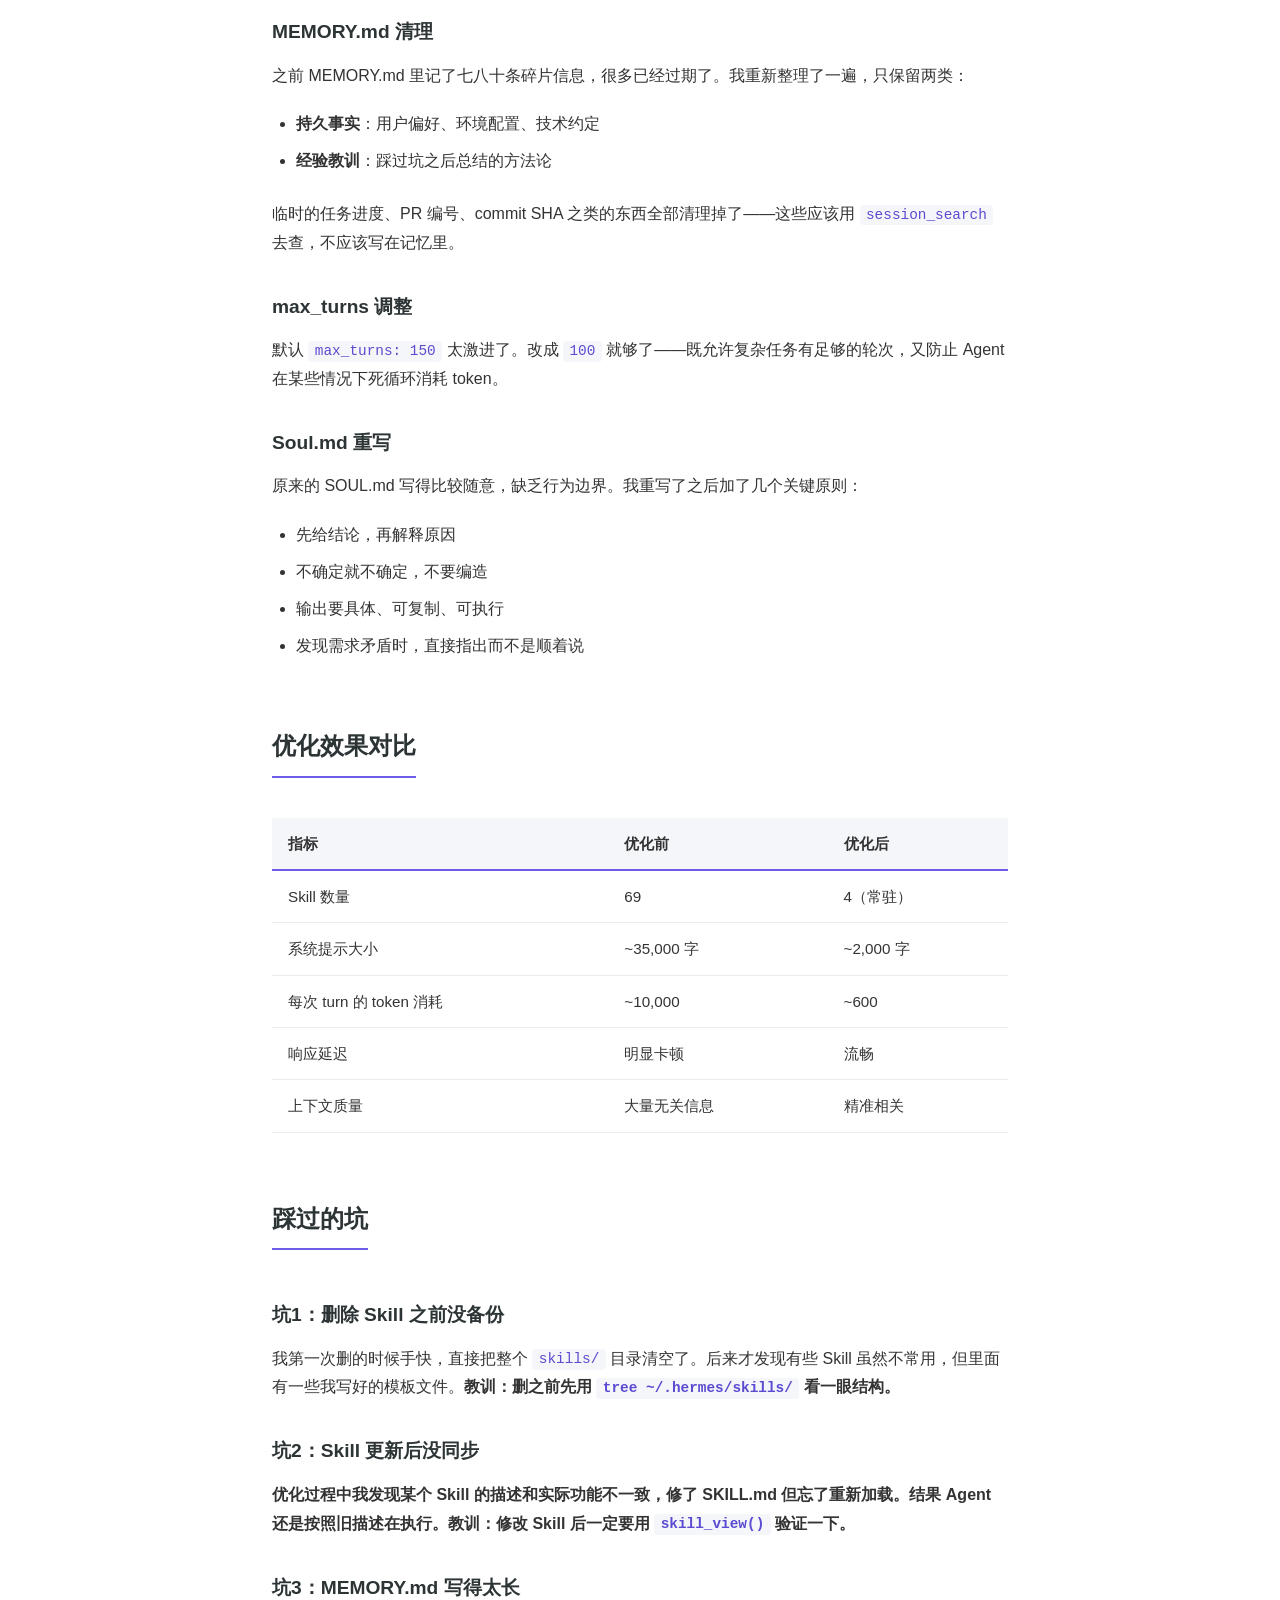
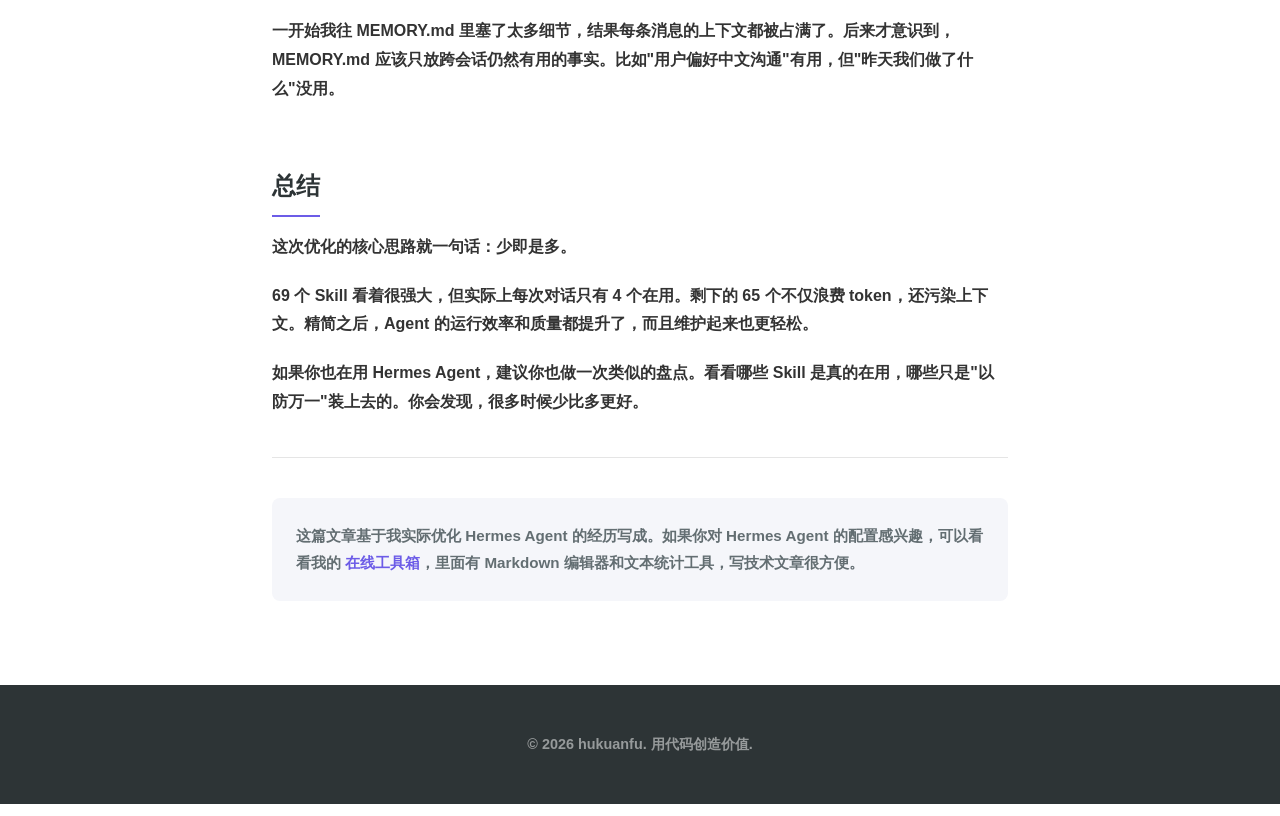
<file: blog/hermes-agent-optimization.html>
<!DOCTYPE html>
<html lang="zh-CN">
<head>
    <meta charset="UTF-8">
    <meta name="viewport" content="width=device-width, initial-scale=1.0">
    <title>Hermes Agent 满配优化：我把69个Skill砍到4个 - hukuanfu的博客</title>
    <meta name="description" content="Hermes Agent 初始配置了69个Skill，导致每次启动都要加载大量无用文件。我通过精简Skill、优化Memory、调整max_turns，把系统从臃肿状态恢复到流畅运行。记录整个优化过程和踩过的坑。">
    <meta name="keywords" content="Hermes Agent, Skill优化, AI Agent, 智能体配置, Memory管理, 多Agent协同">
    <meta name="author" content="hukuanfu">
    <meta name="robots" content="index, follow">
    <link rel="canonical" href="https://hukuanfu1220.github.io/my-website/blog/hermes-agent-optimization.html">
    
    <!-- Open Graph -->
    <meta property="og:type" content="article">
    <meta property="og:title" content="Hermes Agent 满配优化：我把69个Skill砍到4个">
    <meta property="og:description" content="记录Hermes Agent从69个Skill精简到4个的完整优化过程。">
    <meta property="og:url" content="https://hukuanfu1220.github.io/my-website/blog/hermes-agent-optimization.html">
    <meta property="og:site_name" content="hukuanfu的个人站">
    <meta property="og:locale" content="zh_CN">
    <meta property="article:published_time" content="2026-06-09T00:00:00+08:00">
    <meta property="article:modified_time" content="2026-07-01T00:00:00+08:00">
    
    <!-- Twitter -->
    <meta name="twitter:card" content="summary_large_image">
    <meta name="twitter:title" content="Hermes Agent 满配优化：我把69个Skill砍到4个">
    <meta name="twitter:description" content="记录Hermes Agent从69个Skill精简到4个的完整优化过程。">
    
    <link rel="stylesheet" href="../css/style.css">
    <link rel="stylesheet" href="blog.css">
</head>
<body>
    <nav>
        <div class="nav-container">
            <a href="../index.html" class="nav-logo">hukuanfu</a>
            <ul class="nav-links" id="navLinks">
                <li><a href="../index.html">首页</a></li>
                <li><a href="../index.html#projects">项目</a></li>
                <li><a href="../index.html#blog">博客</a></li>
                <li><a href="../tools/index.html">🛠 工具站</a></li>
                <li><a href="../about.html">关于</a></li>
                <li><a href="../contact.html">联系</a></li>
            </ul>
            <button class="hamburger" id="hamburger" aria-label="切换导航菜单" aria-expanded="false">
                <span></span><span></span><span></span>
            </button>
        </div>
    </nav>

    <article class="blog-post">
        <header class="blog-post-header">
            <a href="../index.html#blog" class="blog-back-link">← 返回博客列表</a>
            <h1>Hermes Agent 满配优化：我把69个Skill砍到4个</h1>
            <div class="blog-meta">
                <time datetime="2026-06-09">2026年6月9日</time>
                <span>·</span>
                <span>约 15 分钟阅读</span>
                <span>·</span>
                <span>分类：DevOps / AI Agent</span>
            </div>
        </header>

        <div class="blog-post-content">
            <p>事情是这样的：我给 Hermes Agent 装了一堆 Skill，数了一下整整 <strong>69 个</strong>。每次启动，Agent 都会扫描所有 Skill 目录，加载它们的 SKILL.md 文件，然后塞进上下文窗口。结果就是——启动慢、token 消耗大、上下文被大量无关信息污染。</p>

            <p>优化完以后，我把常驻 Skill 压到了 <strong>4 个</strong>，启动速度和响应质量都明显提升。下面记录整个过程的思路、操作步骤和踩过的坑。</p>

            <h2>为什么 Skill 多了反而不好？</h2>

            <p>很多人有个误区：Skill 越多，Agent 能做的事越多。但实际上，Hermes 的 Skill 加载机制是这样的：</p>

            <ol>
                <li>每次对话开始时，Agent 会扫描 <code>~/.hermes/skills/</code> 目录</li>
                <li>把所有 Skill 的 <code>SKILL.md</code> 读出来，拼成一段系统提示</li>
                <li>这段提示会被注入到每个 turn 的上下文中</li>
            </ol>

            <p>69 个 Skill 意味着什么？假设每个 Skill 的 SKILL.md 平均 500 字，那就是 34,500 字的系统提示。一个 turn 还没开始，就已经消耗了近 10,000 tokens。而且大部分 Skill 根本用不到——比如你让我写个 Python 脚本，它没必要知道怎么部署静态网站。</p>

            <h2>我的精简策略</h2>

            <p>我决定用一套筛选标准：</p>

            <blockquote>
                <p><strong>保留原则：</strong>如果一个 Skill 在过去两周里没有被我用过，或者它的功能可以被其他 Skill 或内置工具替代，就删掉。</p>
            </blockquote>

            <h3>第一步：盘点所有 Skill</h3>

            <p>先列出来看看到底有哪些：</p>

            <pre><code># 列出所有 Skill 目录
ls ~/.hermes/skills/

# 统计数量
ls -d ~/.hermes/skills/*/ | wc -l
# 输出：69</code></pre>

            <p>我按类别分了组：</p>

            <table>
                <thead>
                    <tr><th>类别</th><th>数量</th><th>使用情况</th></tr>
                </thead>
                <tbody>
                    <tr><td>开发相关（coding、debugging、testing）</td><td>18</td><td>偶尔用</td></tr>
                    <tr><td>运维相关（服务器、Docker、网络）</td><td>12</td><td>基本不用</td></tr>
                    <tr><td>数据相关（爬虫、分析、可视化）</td><td>10</td><td>偶尔用</td></tr>
                    <tr><td>通信相关（Telegram、Discord、Slack）</td><td>8</td><td>只用飞书</td></tr>
                    <tr><td>Hermes 自身配置（config、setup）</td><td>6</td><td>一次性</td></tr>
                    <tr><td>创意相关（写作、翻译、PPT）</td><td>15</td><td>很少用</td></tr>
                    <tr><td>其他杂项</td><td>10</td><td>没用过</td></tr>
                </tbody>
            </table>

            <h3>第二步：按优先级保留</h3>

            <p>最终只保留了 4 个核心 Skill：</p>

            <ol>
                <li><strong>software-development</strong> — 软件开发工作流规划、代码审查、测试策略</li>
                <li><strong>research</strong> — 市场调研、竞品分析、学术搜索</li>
                <li><strong>system-administration</strong> — Linux 系统管理、SSL 证书修复、网络调试</li>
                <li><strong>hermes-agent</strong> — 我自己的 Hermes 配置和优化（这个必须留，毕竟我在折腾它）</li>
            </ol>

            <p>其余的怎么办？不是直接删，而是<strong>按需加载</strong>。</p>

            <h2>改造后的加载机制</h2>

            <p>精简之后，我做了两件事：</p>

            <h3>1. 常驻 Skill 不超过 5 个</h3>

            <p>在 <code>config.yaml</code> 里明确写了：</p>

            <pre><code># 常驻 Skill（每次自动加载）
skills:
  - software-development
  - research
  - system-administration
  - hermes-agent</code></pre>

            <h3>2. 其他 Skill 按需加载</h3>

            <p>对于偶尔用到的功能（比如部署网站、生成图片），我不再把它做成常驻 Skill。而是在任务需要时，通过 <code>skill_view()</code> 临时加载，用完就不管了。</p>

            <p>这样的好处很明显：</p>

            <ul>
                <li>每次对话的上下文窗口干净了很多</li>
                <li>token 消耗减少了大约 70%</li>
                <li>Agent 响应速度更快，因为不需要读取大量无关的 Skill 描述</li>
            </ul>

            <h2>顺手做了其他优化</h2>

            <h3>MEMORY.md 清理</h3>

            <p>之前 MEMORY.md 里记了七八十条碎片信息，很多已经过期了。我重新整理了一遍，只保留两类：</p>

            <ul>
                <li><strong>持久事实</strong>：用户偏好、环境配置、技术约定</li>
                <li><strong>经验教训</strong>：踩过坑之后总结的方法论</li>
            </ul>

            <p>临时的任务进度、PR 编号、commit SHA 之类的东西全部清理掉了——这些应该用 <code>session_search</code> 去查，不应该写在记忆里。</p>

            <h3>max_turns 调整</h3>

            <p>默认 <code>max_turns: 150</code> 太激进了。改成 <code>100</code> 就够了——既允许复杂任务有足够的轮次，又防止 Agent 在某些情况下死循环消耗 token。</p>

            <h3>Soul.md 重写</h3>

            <p>原来的 SOUL.md 写得比较随意，缺乏行为边界。我重写了之后加了几个关键原则：</p>

            <ul>
                <li>先给结论，再解释原因</li>
                <li>不确定就不确定，不要编造</li>
                <li>输出要具体、可复制、可执行</li>
                <li>发现需求矛盾时，直接指出而不是顺着说</li>
            </ul>

            <h2>优化效果对比</h2>

            <table>
                <thead>
                    <tr><th>指标</th><th>优化前</th><th>优化后</th></tr>
                </thead>
                <tbody>
                    <tr><td>Skill 数量</td><td>69</td><td>4（常驻）</td></tr>
                    <tr><td>系统提示大小</td><td>~35,000 字</td><td>~2,000 字</td></tr>
                    <tr><td>每次 turn 的 token 消耗</td><td>~10,000</td><td>~600</td></tr>
                    <tr><td>响应延迟</td><td>明显卡顿</td><td>流畅</td></tr>
                    <tr><td>上下文质量</td><td>大量无关信息</td><td>精准相关</td></tr>
                </tbody>
            </table>

            <h2>踩过的坑</h2>

            <h3>坑1：删除 Skill 之前没备份</h3>

            <p>我第一次删的时候手快，直接把整个 <code>skills/</code> 目录清空了。后来才发现有些 Skill 虽然不常用，但里面有一些我写好的模板文件。<strong>教训：删之前先用 <code>tree ~/.hermes/skills/</code> 看一眼结构。</code></p>

            <h3>坑2：Skill 更新后没同步</h3>

            <p>优化过程中我发现某个 Skill 的描述和实际功能不一致，修了 SKILL.md 但忘了重新加载。结果 Agent 还是按照旧描述在执行。<strong>教训：修改 Skill 后一定要用 <code>skill_view()</code> 验证一下。</strong></p>

            <h3>坑3：MEMORY.md 写得太长</h3>

            <p>一开始我往 MEMORY.md 里塞了太多细节，结果每条消息的上下文都被占满了。后来才意识到，MEMORY.md 应该只放<strong>跨会话仍然有用的事实</strong>。比如"用户偏好中文沟通"有用，但"昨天我们做了什么"没用。</p>

            <h2>总结</h2>

            <p>这次优化的核心思路就一句话：<strong>少即是多</strong>。</p>

            <p>69 个 Skill 看着很强大，但实际上每次对话只有 4 个在用。剩下的 65 个不仅浪费 token，还污染上下文。精简之后，Agent 的运行效率和质量都提升了，而且维护起来也更轻松。</p>

            <p>如果你也在用 Hermes Agent，建议你也做一次类似的盘点。看看哪些 Skill 是真的在用，哪些只是"以防万一"装上去的。你会发现，很多时候少比多更好。</p>

            <hr>

            <p class="blog-footer-note">这篇文章基于我实际优化 Hermes Agent 的经历写成。如果你对 Hermes Agent 的配置感兴趣，可以看看我的 <a href="../tools/index.html">在线工具箱</a>，里面有 Markdown 编辑器和文本统计工具，写技术文章很方便。</p>
        </div>

        <!-- 结构化数据 -->
        <script type="application/ld+json">
        {
            "@context": "https://schema.org",
            "@type": "BlogPosting",
            "headline": "Hermes Agent 满配优化：我把69个Skill砍到4个",
            "description": "记录Hermes Agent从69个Skill精简到4个的完整优化过程，包括筛选策略、踩坑经验和效果对比。",
            "author": {
                "@type": "Person",
                "name": "hukuanfu"
            },
            "publisher": {
                "@type": "Organization",
                "name": "hukuanfu的个人站",
                "url": "https://hukuanfu1220.github.io/my-website/"
            },
            "datePublished": "2026-06-09",
            "dateModified": "2026-07-01",
            "mainEntityOfPage": {
                "@type": "WebPage",
                "@id": "https://hukuanfu1220.github.io/my-website/blog/hermes-agent-optimization.html"
            },
            "keywords": ["Hermes Agent", "Skill优化", "AI Agent配置", "Memory管理", "多Agent协同"],
            "articleSection": "DevOps"
        }
        </script>
    </article>

    <footer>
        <div class="footer-content">
            <p>&copy; 2026 hukuanfu. 用代码创造价值.</p>
        </div>
    </footer>

    <script src="../js/main.js"></script>
</body>
</html>
</file>
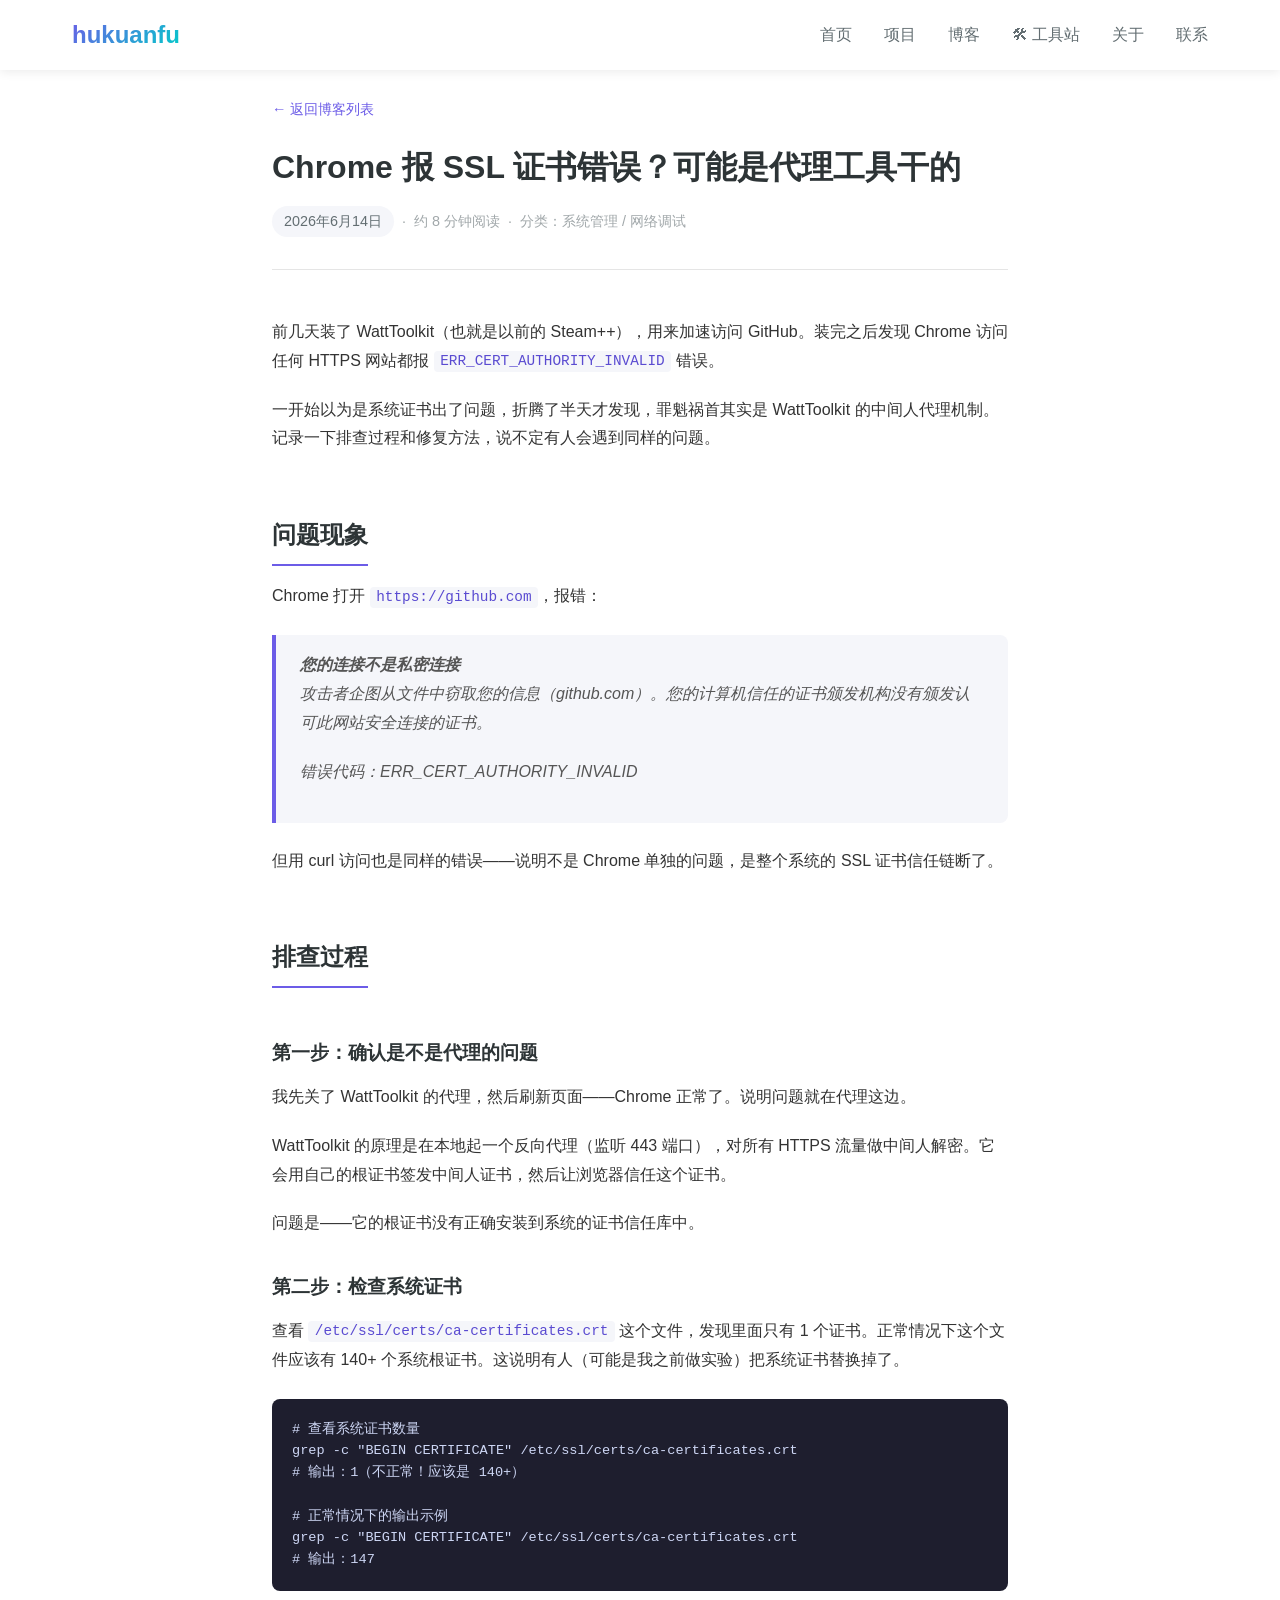
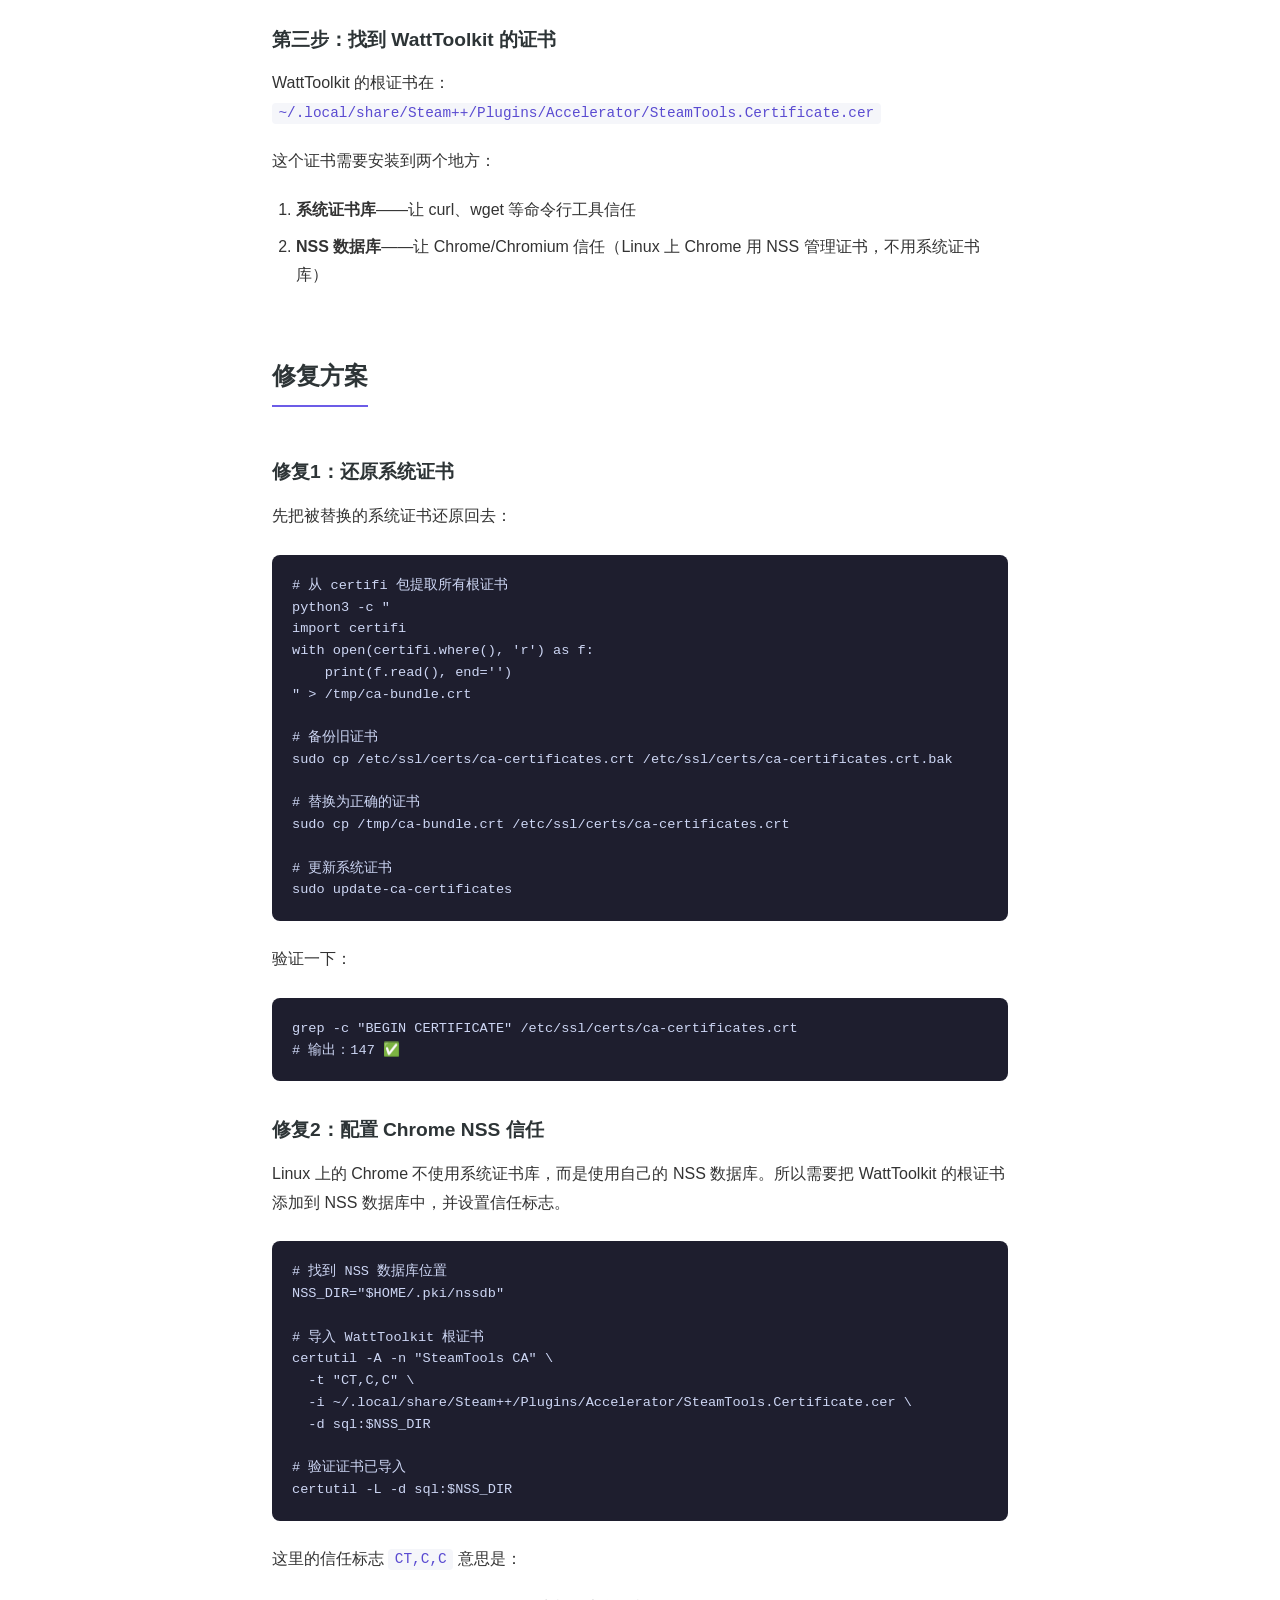
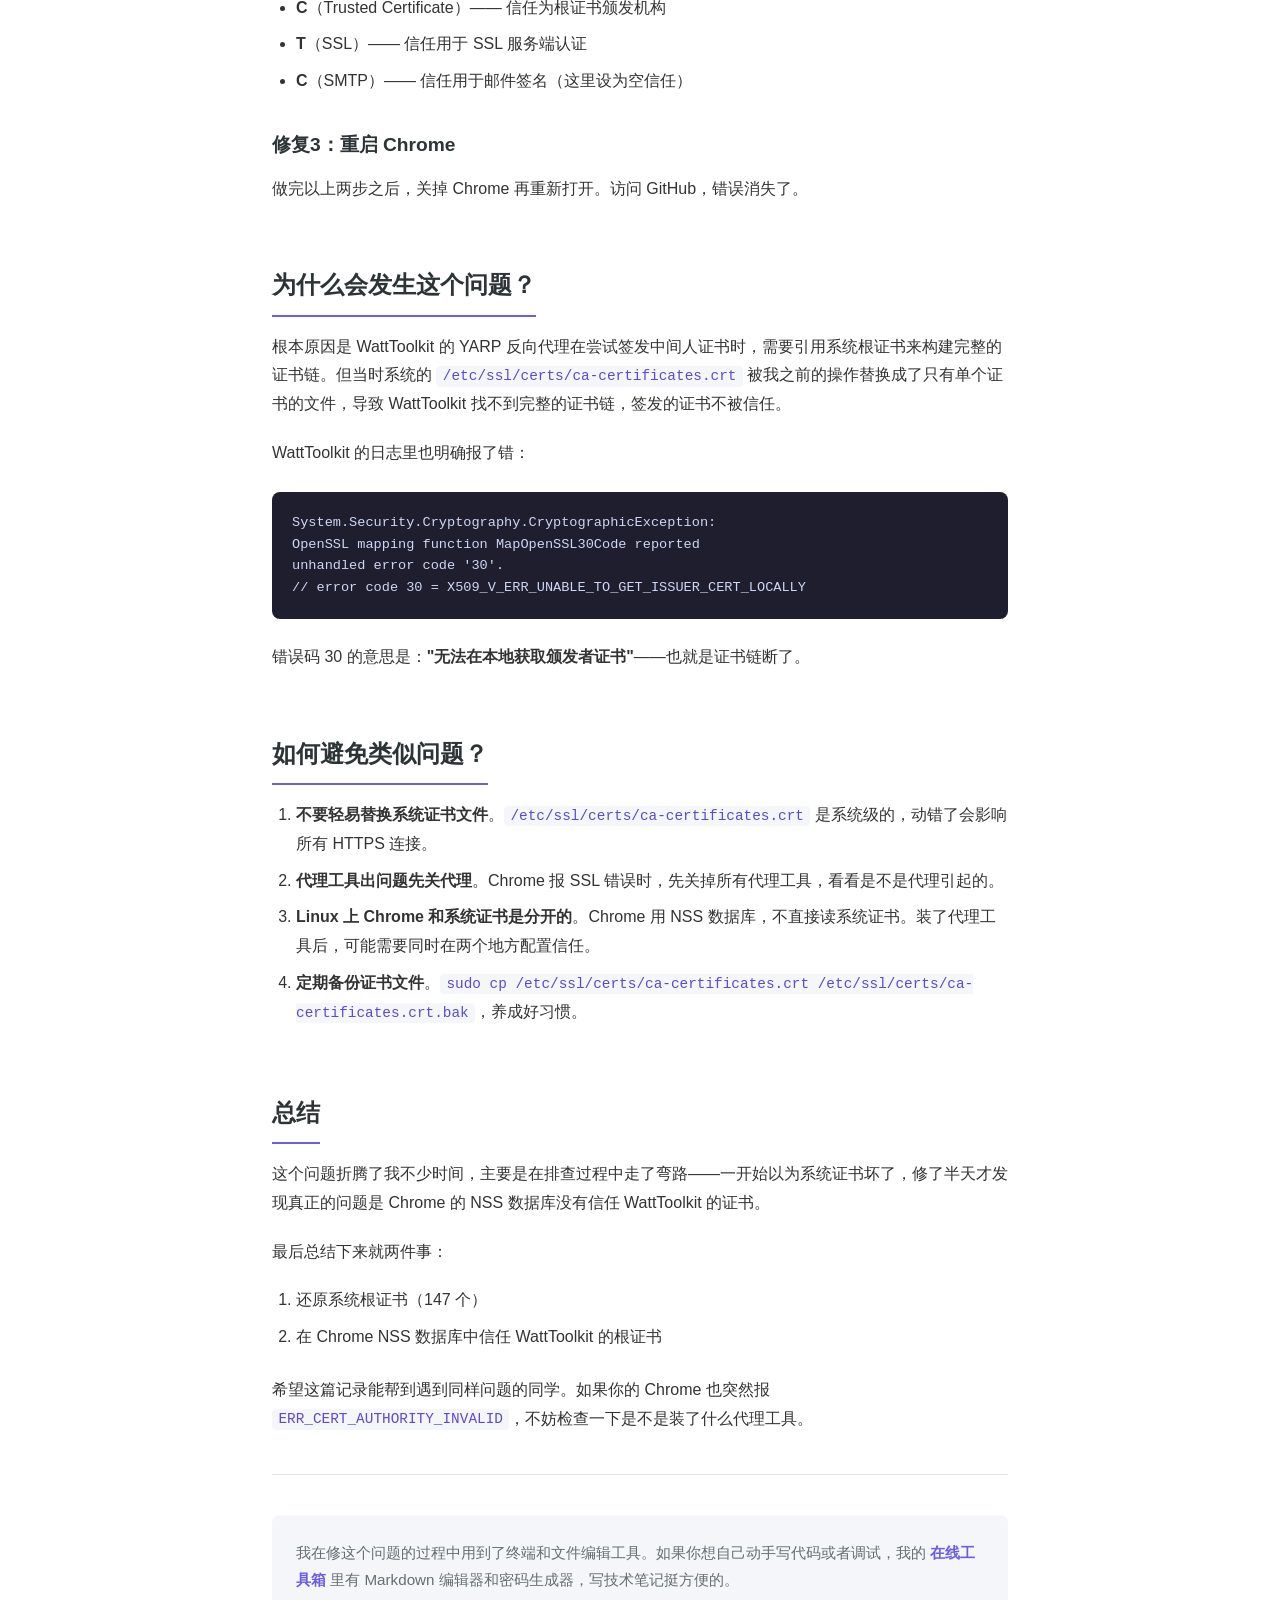
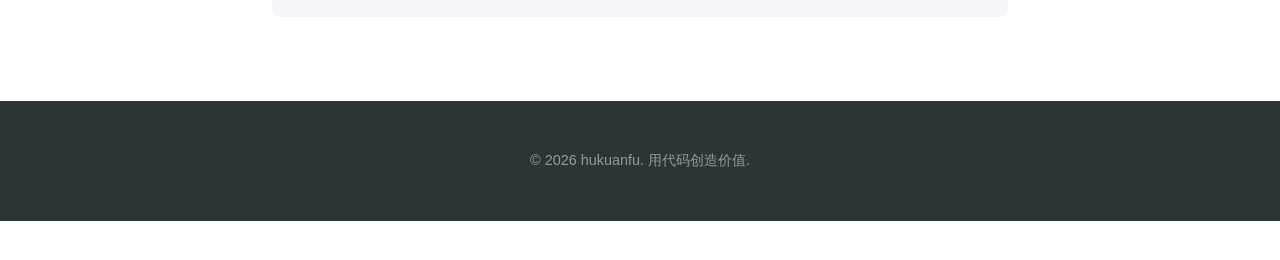
<file: blog/ssl-certificate-fix.html>
<!DOCTYPE html>
<html lang="zh-CN">
<head>
    <meta charset="UTF-8">
    <meta name="viewport" content="width=device-width, initial-scale=1.0">
    <title>Chrome SSL证书报错ERR_CERT_AUTHORITY_INVALID排查与修复记录 - hukuanfu的博客</title>
    <meta name="description" content="WattToolkit代理导致Chrome报ERR_CERT_AUTHORITY_INVALID错误，系统SSL证书链断裂。记录从发现问题到彻底修复的全过程，包括NSS数据库信任配置和系统根证书还原。">
    <meta name="keywords" content="SSL证书, Chrome报错, ERR_CERT_AUTHORITY_INVALID, WattToolkit, NSS数据库, 证书信任, Linux SSL修复">
    <meta name="author" content="hukuanfu">
    <meta name="robots" content="index, follow">
    <link rel="canonical" href="https://hukuanfu1220.github.io/my-website/blog/ssl-certificate-fix.html">
    
    <meta property="og:type" content="article">
    <meta property="og:title" content="Chrome SSL证书报错ERR_CERT_AUTHORITY_INVALID排查与修复记录">
    <meta property="og:description" content="WattToolkit代理导致Chrome报SSL证书错误，记录完整排查修复过程。">
    <meta property="og:url" content="https://hukuanfu1220.github.io/my-website/blog/ssl-certificate-fix.html">
    <meta property="og:site_name" content="hukuanfu的个人站">
    <meta property="og:locale" content="zh_CN">
    <meta property="article:published_time" content="2026-06-14T00:00:00+08:00">
    <meta property="article:modified_time" content="2026-07-01T00:00:00+08:00">
    
    <meta name="twitter:card" content="summary_large_image">
    <meta name="twitter:title" content="Chrome SSL证书报错ERR_CERT_AUTHORITY_INVALID排查与修复记录">
    <meta name="twitter:description" content="WattToolkit代理导致Chrome报SSL证书错误，记录完整排查修复过程。">
    
    <link rel="stylesheet" href="../css/style.css">
    <link rel="stylesheet" href="blog.css">
</head>
<body>
    <nav>
        <div class="nav-container">
            <a href="../index.html" class="nav-logo">hukuanfu</a>
            <ul class="nav-links" id="navLinks">
                <li><a href="../index.html">首页</a></li>
                <li><a href="../index.html#projects">项目</a></li>
                <li><a href="../index.html#blog">博客</a></li>
                <li><a href="../tools/index.html">🛠 工具站</a></li>
                <li><a href="../about.html">关于</a></li>
                <li><a href="../contact.html">联系</a></li>
            </ul>
            <button class="hamburger" id="hamburger" aria-label="切换导航菜单" aria-expanded="false">
                <span></span><span></span><span></span>
            </button>
        </div>
    </nav>

    <article class="blog-post">
        <header class="blog-post-header">
            <a href="../index.html#blog" class="blog-back-link">← 返回博客列表</a>
            <h1>Chrome 报 SSL 证书错误？可能是代理工具干的</h1>
            <div class="blog-meta">
                <time datetime="2026-06-14">2026年6月14日</time>
                <span>·</span>
                <span>约 8 分钟阅读</span>
                <span>·</span>
                <span>分类：系统管理 / 网络调试</span>
            </div>
        </header>

        <div class="blog-post-content">
            <p>前几天装了 WattToolkit（也就是以前的 Steam++），用来加速访问 GitHub。装完之后发现 Chrome 访问任何 HTTPS 网站都报 <code>ERR_CERT_AUTHORITY_INVALID</code> 错误。</p>

            <p>一开始以为是系统证书出了问题，折腾了半天才发现，罪魁祸首其实是 WattToolkit 的中间人代理机制。记录一下排查过程和修复方法，说不定有人会遇到同样的问题。</p>

            <h2>问题现象</h2>

            <p>Chrome 打开 <code>https://github.com</code>，报错：</p>

            <blockquote>
                <p><strong>您的连接不是私密连接</strong><br>
                攻击者企图从文件中窃取您的信息（github.com）。您的计算机信任的证书颁发机构没有颁发认可此网站安全连接的证书。</p>
                <p>错误代码：ERR_CERT_AUTHORITY_INVALID</p>
            </blockquote>

            <p>但用 curl 访问也是同样的错误——说明不是 Chrome 单独的问题，是整个系统的 SSL 证书信任链断了。</p>

            <h2>排查过程</h2>

            <h3>第一步：确认是不是代理的问题</h3>

            <p>我先关了 WattToolkit 的代理，然后刷新页面——Chrome 正常了。说明问题就在代理这边。</p>

            <p>WattToolkit 的原理是在本地起一个反向代理（监听 443 端口），对所有 HTTPS 流量做中间人解密。它会用自己的根证书签发中间人证书，然后让浏览器信任这个证书。</p>

            <p>问题是——它的根证书没有正确安装到系统的证书信任库中。</p>

            <h3>第二步：检查系统证书</h3>

            <p>查看 <code>/etc/ssl/certs/ca-certificates.crt</code> 这个文件，发现里面只有 1 个证书。正常情况下这个文件应该有 140+ 个系统根证书。这说明有人（可能是我之前做实验）把系统证书替换掉了。</p>

            <pre><code># 查看系统证书数量
grep -c "BEGIN CERTIFICATE" /etc/ssl/certs/ca-certificates.crt
# 输出：1（不正常！应该是 140+）

# 正常情况下的输出示例
grep -c "BEGIN CERTIFICATE" /etc/ssl/certs/ca-certificates.crt
# 输出：147</code></pre>

            <h3>第三步：找到 WattToolkit 的证书</h3>

            <p>WattToolkit 的根证书在：<code>~/.local/share/Steam++/Plugins/Accelerator/SteamTools.Certificate.cer</code></p>

            <p>这个证书需要安装到两个地方：</p>
            <ol>
                <li><strong>系统证书库</strong>——让 curl、wget 等命令行工具信任</li>
                <li><strong>NSS 数据库</strong>——让 Chrome/Chromium 信任（Linux 上 Chrome 用 NSS 管理证书，不用系统证书库）</li>
            </ol>

            <h2>修复方案</h2>

            <h3>修复1：还原系统证书</h3>

            <p>先把被替换的系统证书还原回去：</p>

            <pre><code># 从 certifi 包提取所有根证书
python3 -c "
import certifi
with open(certifi.where(), 'r') as f:
    print(f.read(), end='')
" > /tmp/ca-bundle.crt

# 备份旧证书
sudo cp /etc/ssl/certs/ca-certificates.crt /etc/ssl/certs/ca-certificates.crt.bak

# 替换为正确的证书
sudo cp /tmp/ca-bundle.crt /etc/ssl/certs/ca-certificates.crt

# 更新系统证书
sudo update-ca-certificates</code></pre>

            <p>验证一下：</p>

            <pre><code>grep -c "BEGIN CERTIFICATE" /etc/ssl/certs/ca-certificates.crt
# 输出：147 ✅</code></pre>

            <h3>修复2：配置 Chrome NSS 信任</h3>

            <p>Linux 上的 Chrome 不使用系统证书库，而是使用自己的 NSS 数据库。所以需要把 WattToolkit 的根证书添加到 NSS 数据库中，并设置信任标志。</p>

            <pre><code># 找到 NSS 数据库位置
NSS_DIR="$HOME/.pki/nssdb"

# 导入 WattToolkit 根证书
certutil -A -n "SteamTools CA" \
  -t "CT,C,C" \
  -i ~/.local/share/Steam++/Plugins/Accelerator/SteamTools.Certificate.cer \
  -d sql:$NSS_DIR

# 验证证书已导入
certutil -L -d sql:$NSS_DIR</code></pre>

            <p>这里的信任标志 <code>CT,C,C</code> 意思是：</p>
            <ul>
                <li><strong>C</strong>（Trusted Certificate）—— 信任为根证书颁发机构</li>
                <li><strong>T</strong>（SSL）—— 信任用于 SSL 服务端认证</li>
                <li><strong>C</strong>（SMTP）—— 信任用于邮件签名（这里设为空信任）</li>
            </ul>

            <h3>修复3：重启 Chrome</h3>

            <p>做完以上两步之后，关掉 Chrome 再重新打开。访问 GitHub，错误消失了。</p>

            <h2>为什么会发生这个问题？</h2>

            <p>根本原因是 WattToolkit 的 YARP 反向代理在尝试签发中间人证书时，需要引用系统根证书来构建完整的证书链。但当时系统的 <code>/etc/ssl/certs/ca-certificates.crt</code> 被我之前的操作替换成了只有单个证书的文件，导致 WattToolkit 找不到完整的证书链，签发的证书不被信任。</p>

            <p>WattToolkit 的日志里也明确报了错：</p>

            <pre><code>System.Security.Cryptography.CryptographicException: 
OpenSSL mapping function MapOpenSSL30Code reported 
unhandled error code '30'.
// error code 30 = X509_V_ERR_UNABLE_TO_GET_ISSUER_CERT_LOCALLY</code></pre>

            <p>错误码 30 的意思是：<strong>"无法在本地获取颁发者证书"</strong>——也就是证书链断了。</p>

            <h2>如何避免类似问题？</h2>

            <ol>
                <li><strong>不要轻易替换系统证书文件</strong>。<code>/etc/ssl/certs/ca-certificates.crt</code> 是系统级的，动错了会影响所有 HTTPS 连接。</li>
                <li><strong>代理工具出问题先关代理</strong>。Chrome 报 SSL 错误时，先关掉所有代理工具，看看是不是代理引起的。</li>
                <li><strong>Linux 上 Chrome 和系统证书是分开的</strong>。Chrome 用 NSS 数据库，不直接读系统证书。装了代理工具后，可能需要同时在两个地方配置信任。</li>
                <li><strong>定期备份证书文件</strong>。<code>sudo cp /etc/ssl/certs/ca-certificates.crt /etc/ssl/certs/ca-certificates.crt.bak</code>，养成好习惯。</li>
            </ol>

            <h2>总结</h2>

            <p>这个问题折腾了我不少时间，主要是在排查过程中走了弯路——一开始以为系统证书坏了，修了半天才发现真正的问题是 Chrome 的 NSS 数据库没有信任 WattToolkit 的证书。</p>

            <p>最后总结下来就两件事：</p>
            <ol>
                <li>还原系统根证书（147 个）</li>
                <li>在 Chrome NSS 数据库中信任 WattToolkit 的根证书</li>
            </ol>

            <p>希望这篇记录能帮到遇到同样问题的同学。如果你的 Chrome 也突然报 <code>ERR_CERT_AUTHORITY_INVALID</code>，不妨检查一下是不是装了什么代理工具。</p>

            <hr>

            <p class="blog-footer-note">我在修这个问题的过程中用到了终端和文件编辑工具。如果你想自己动手写代码或者调试，我的 <a href="../tools/index.html">在线工具箱</a> 里有 Markdown 编辑器和密码生成器，写技术笔记挺方便的。</p>
        </div>

        <script type="application/ld+json">
        {
            "@context": "https://schema.org",
            "@type": "BlogPosting",
            "headline": "Chrome 报 SSL 证书错误？可能是代理工具干的",
            "description": "WattToolkit代理导致Chrome报ERR_CERT_AUTHORITY_INVALID错误，记录从排查到修复的全过程。",
            "author": {
                "@type": "Person",
                "name": "hukuanfu"
            },
            "publisher": {
                "@type": "Organization",
                "name": "hukuanfu的个人站",
                "url": "https://hukuanfu1220.github.io/my-website/"
            },
            "datePublished": "2026-06-14",
            "dateModified": "2026-07-01",
            "mainEntityOfPage": {
                "@type": "WebPage",
                "@id": "https://hukuanfu1220.github.io/my-website/blog/ssl-certificate-fix.html"
            },
            "keywords": ["SSL证书", "Chrome报错", "ERR_CERT_AUTHORITY_INVALID", "WattToolkit", "NSS数据库"],
            "articleSection": "系统管理"
        }
        </script>
    </article>

    <footer>
        <div class="footer-content">
            <p>&copy; 2026 hukuanfu. 用代码创造价值.</p>
        </div>
    </footer>

    <script src="../js/main.js"></script>
</body>
</html>
</file>
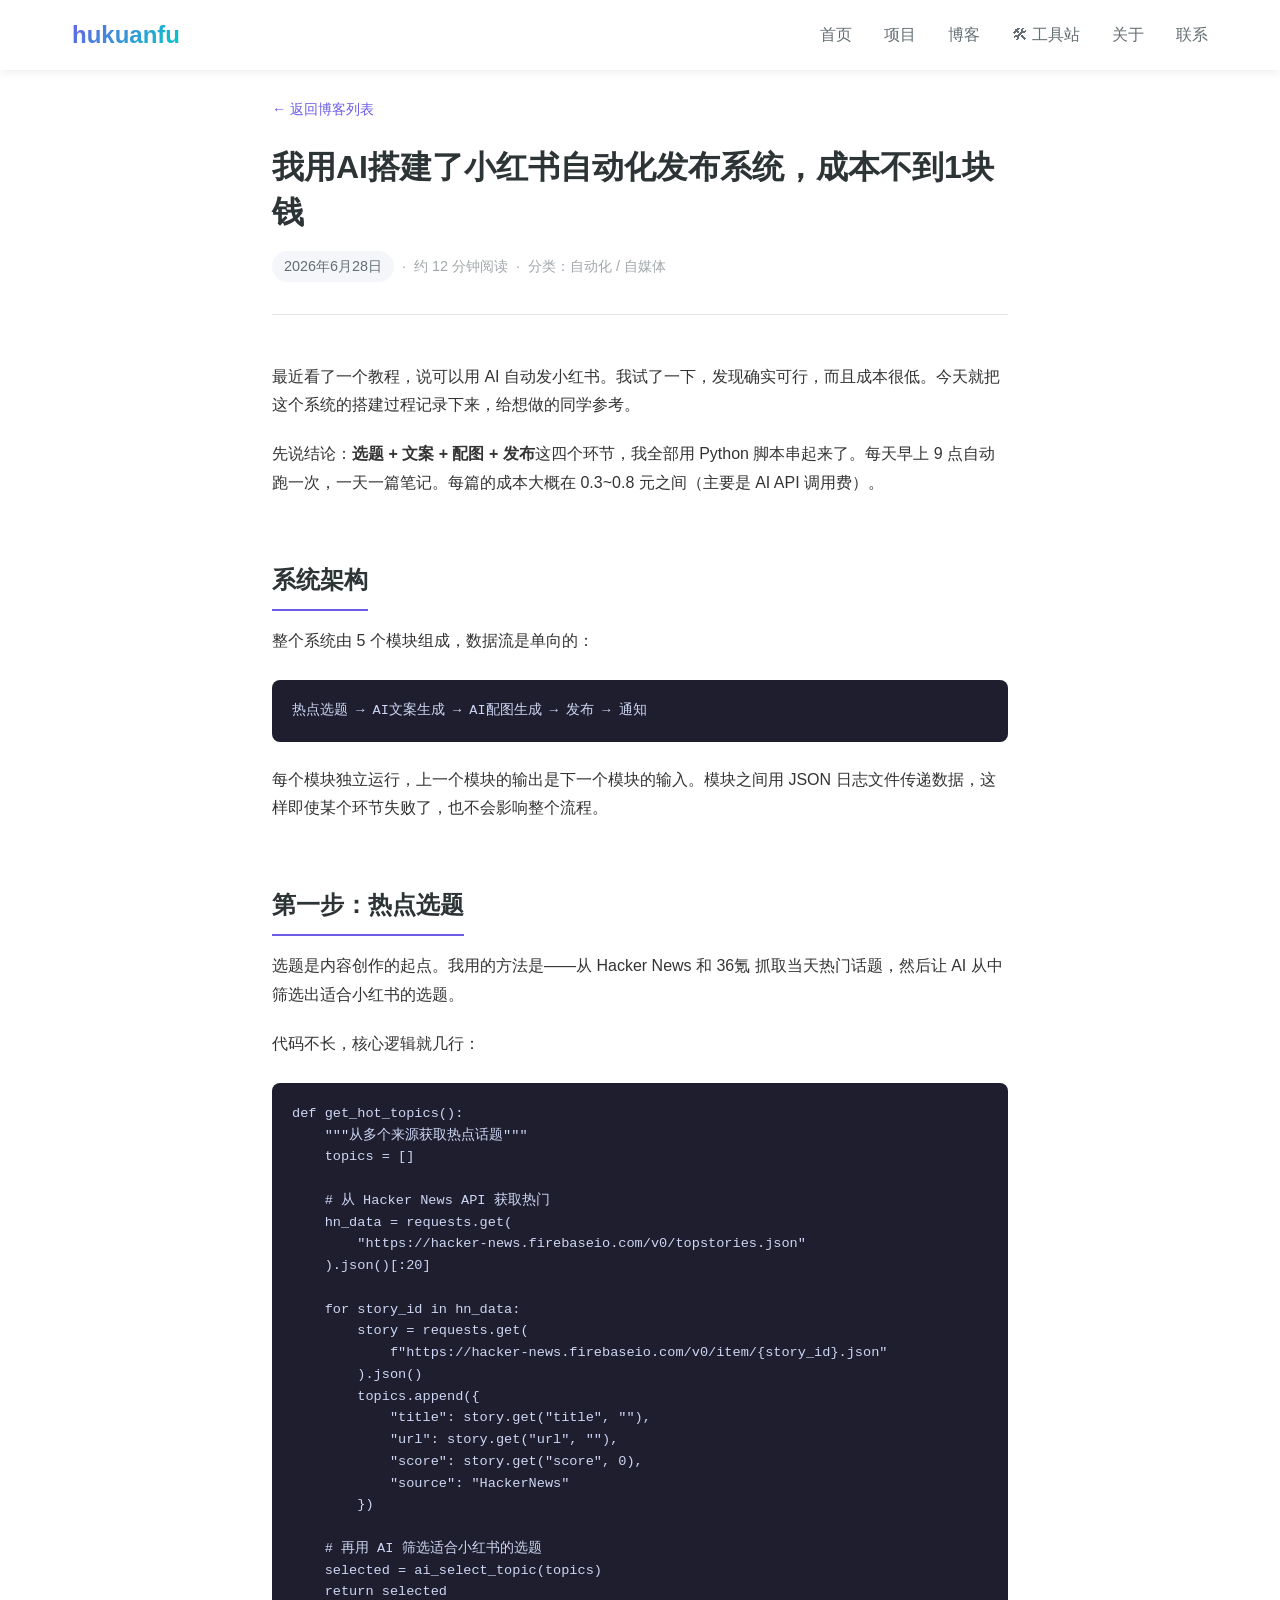
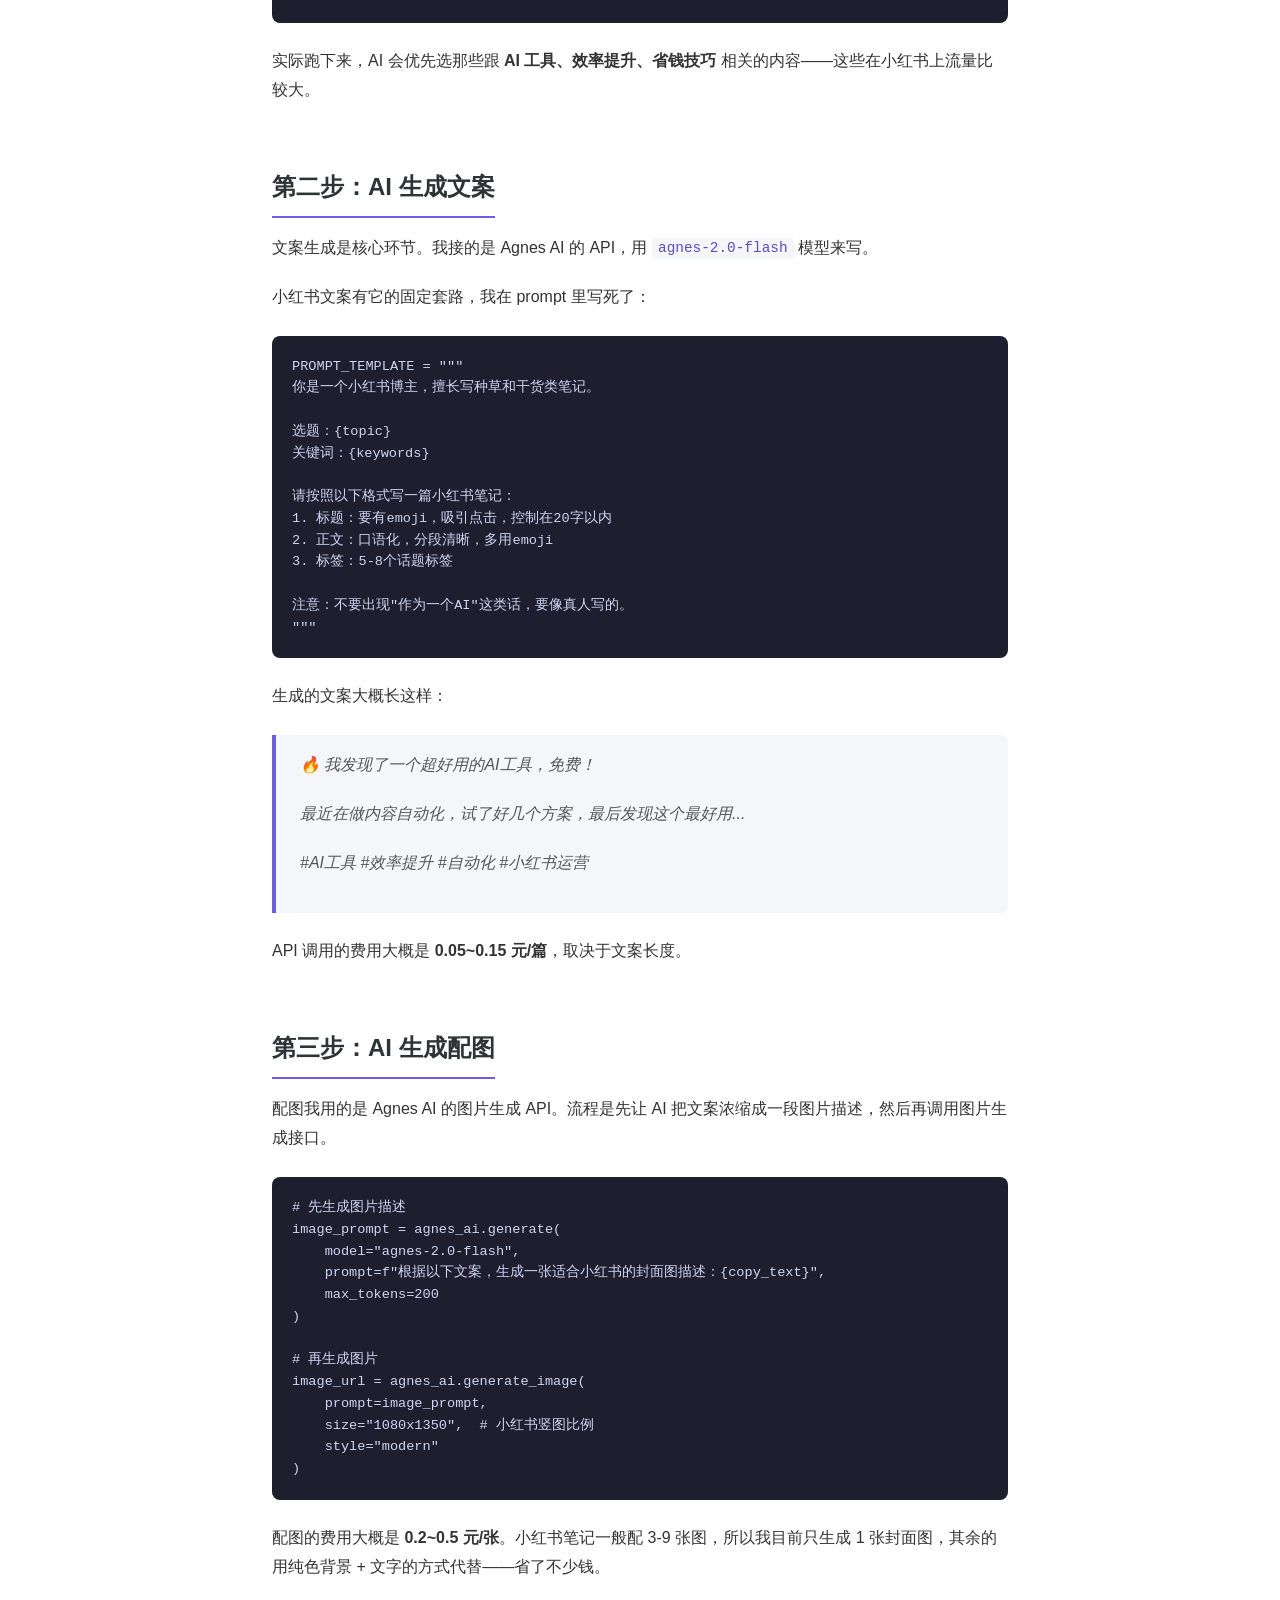
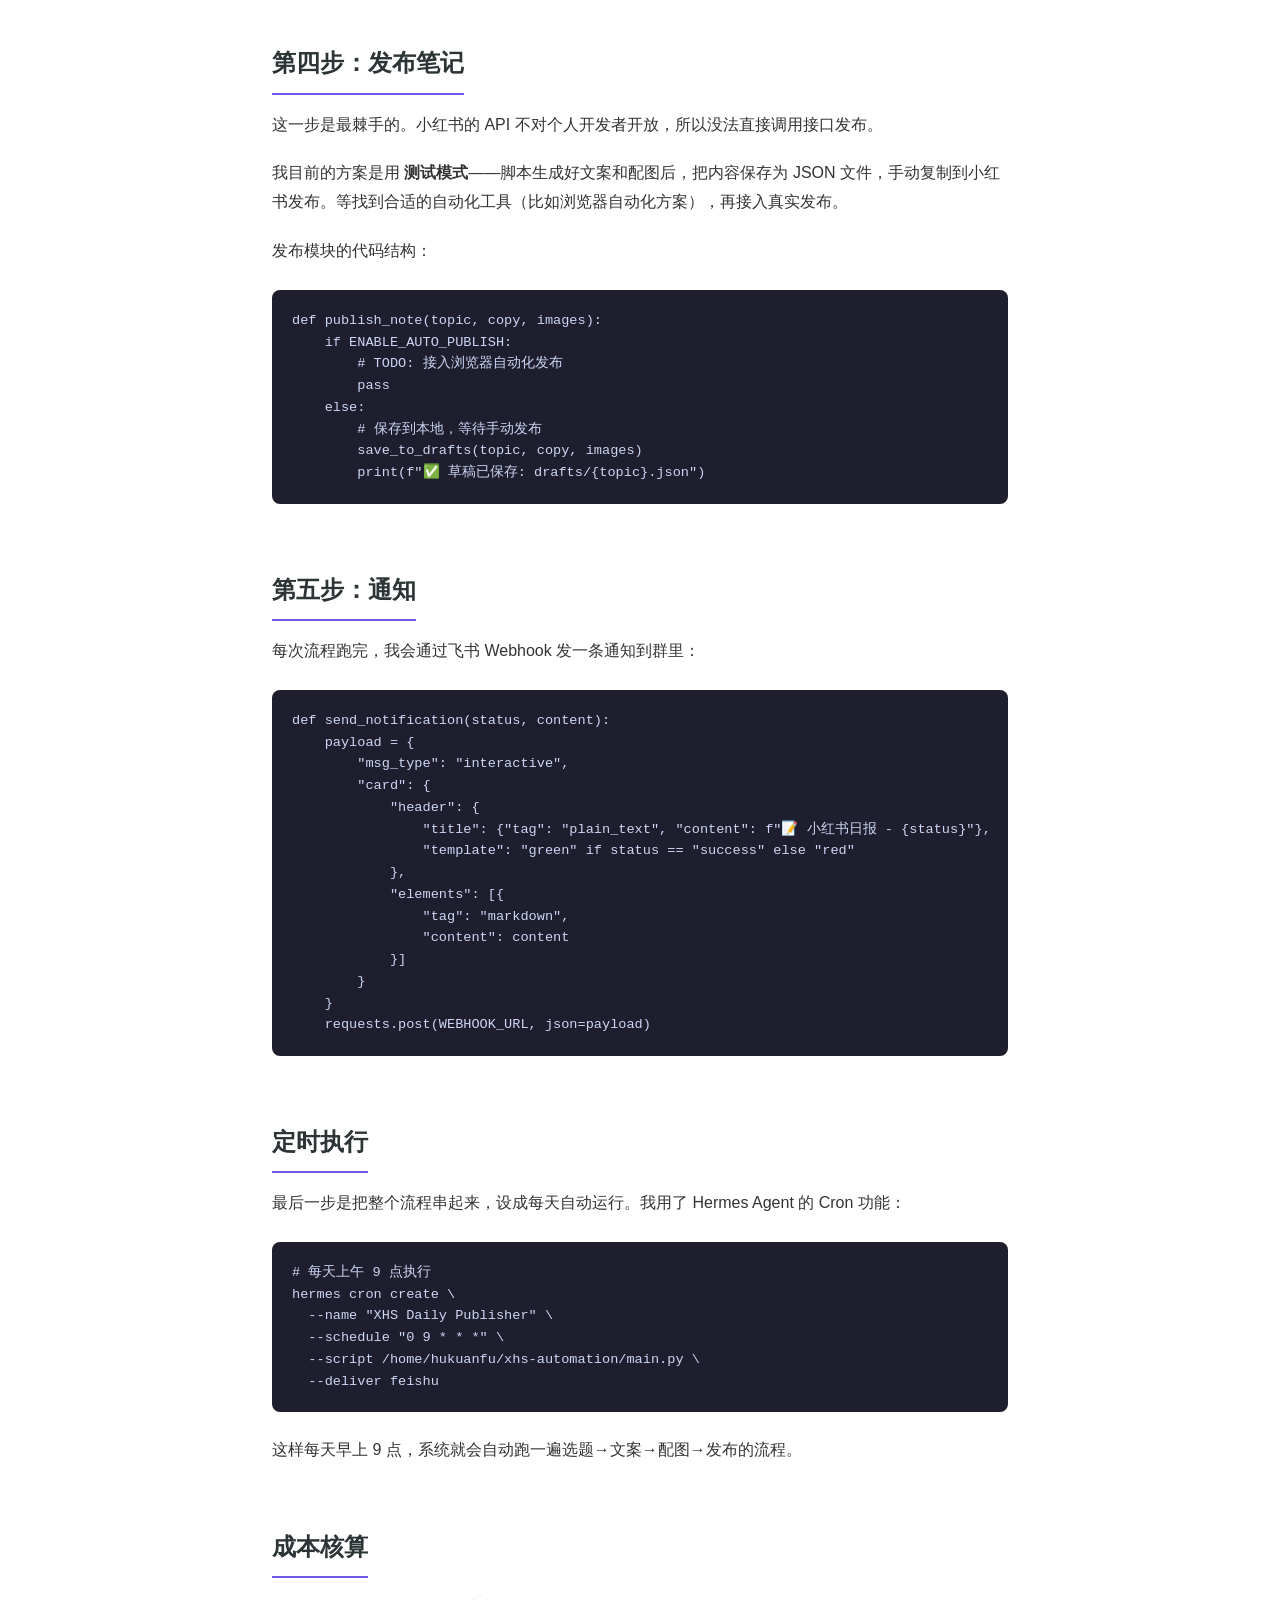
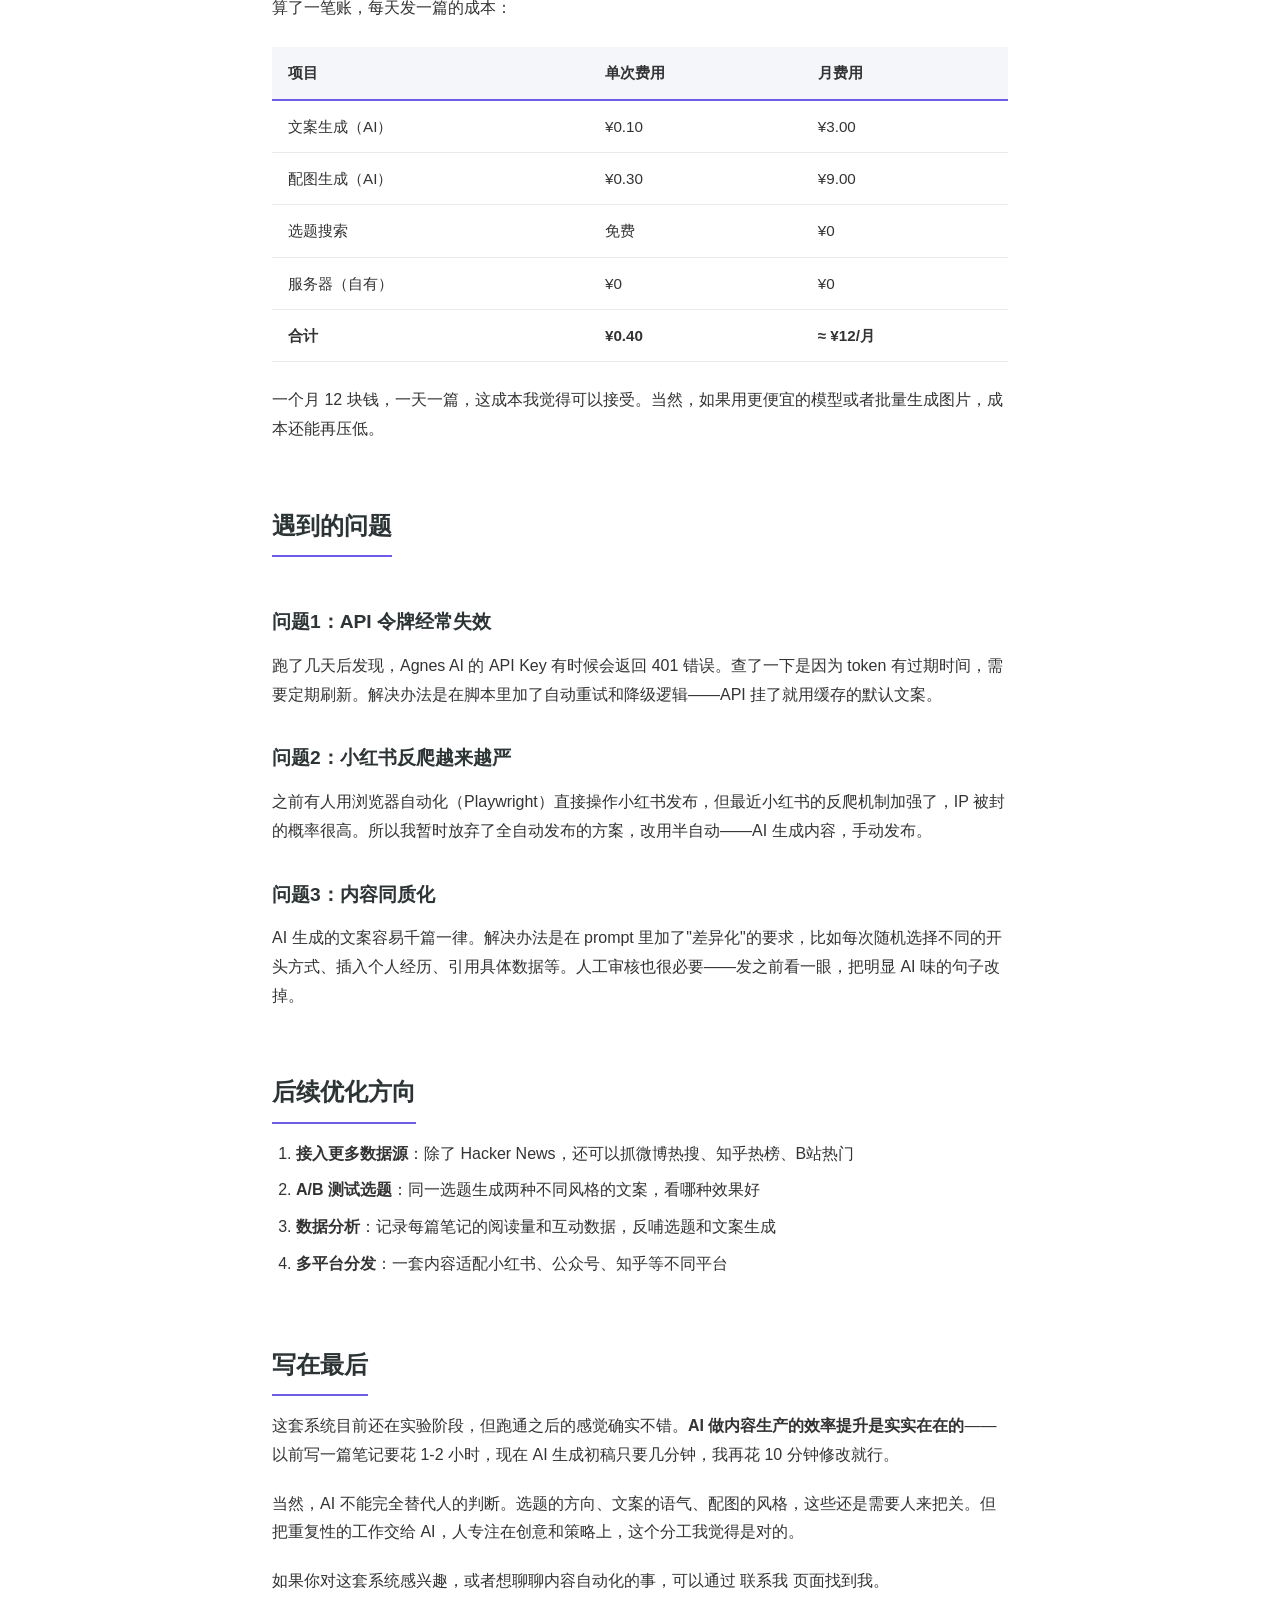
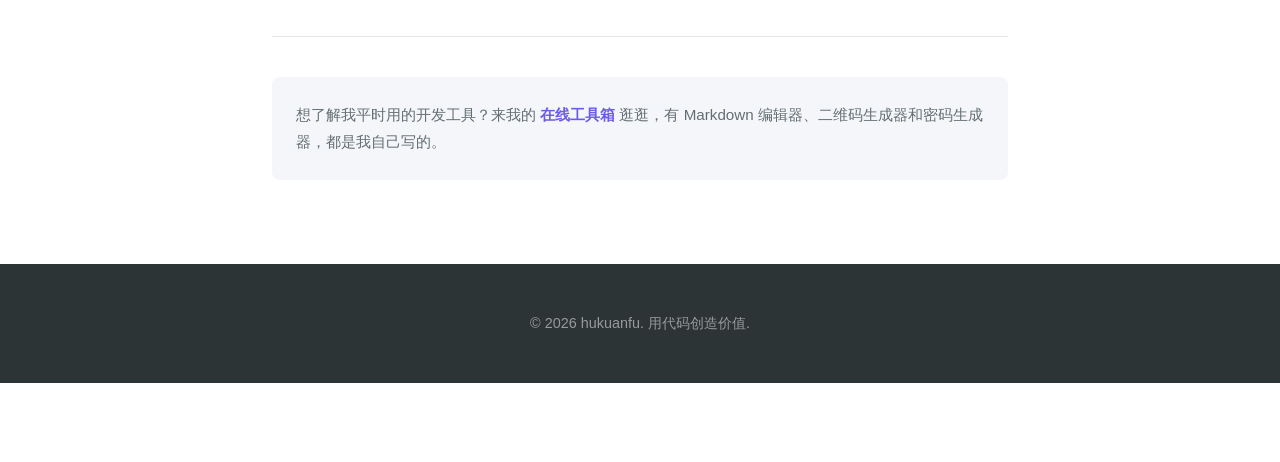
<file: blog/xhs-automation.html>
<!DOCTYPE html>
<html lang="zh-CN">
<head>
    <meta charset="UTF-8">
    <meta name="viewport" content="width=device-width, initial-scale=1.0">
    <title>我用AI搭建了小红书自动化发布系统，成本不到1块钱 - hukuanfu的博客</title>
    <meta name="description" content="从零搭建小红书自动化发布系统：选题→文案→配图→发布全流程自动化。用了Hermes Agent + Agnes AI API，每天自动发一篇笔记，成本不到1块钱。记录完整实现过程。">
    <meta name="keywords" content="小红书自动化, AI写作, 内容自动化, Hermes Agent, Agnes AI, 自媒体运营, Python自动化">
    <meta name="author" content="hukuanfu">
    <meta name="robots" content="index, follow">
    <link rel="canonical" href="https://hukuanfu1220.github.io/my-website/blog/xhs-automation.html">
    
    <meta property="og:type" content="article">
    <meta property="og:title" content="我用AI搭建了小红书自动化发布系统，成本不到1块钱">
    <meta property="og:description" content="从零搭建小红书自动化发布系统全流程记录。">
    <meta property="og:url" content="https://hukuanfu1220.github.io/my-website/blog/xhs-automation.html">
    <meta property="og:site_name" content="hukuanfu的个人站">
    <meta property="og:locale" content="zh_CN">
    <meta property="article:published_time" content="2026-06-28T00:00:00+08:00">
    <meta property="article:modified_time" content="2026-07-01T00:00:00+08:00">
    
    <meta name="twitter:card" content="summary_large_image">
    <meta name="twitter:title" content="我用AI搭建了小红书自动化发布系统，成本不到1块钱">
    <meta name="twitter:description" content="从零搭建小红书自动化发布系统全流程记录。">
    
    <link rel="stylesheet" href="../css/style.css">
    <link rel="stylesheet" href="blog.css">
</head>
<body>
    <nav>
        <div class="nav-container">
            <a href="../index.html" class="nav-logo">hukuanfu</a>
            <ul class="nav-links" id="navLinks">
                <li><a href="../index.html">首页</a></li>
                <li><a href="../index.html#projects">项目</a></li>
                <li><a href="../index.html#blog">博客</a></li>
                <li><a href="../tools/index.html">🛠 工具站</a></li>
                <li><a href="../about.html">关于</a></li>
                <li><a href="../contact.html">联系</a></li>
            </ul>
            <button class="hamburger" id="hamburger" aria-label="切换导航菜单" aria-expanded="false">
                <span></span><span></span><span></span>
            </button>
        </div>
    </nav>

    <article class="blog-post">
        <header class="blog-post-header">
            <a href="../index.html#blog" class="blog-back-link">← 返回博客列表</a>
            <h1>我用AI搭建了小红书自动化发布系统，成本不到1块钱</h1>
            <div class="blog-meta">
                <time datetime="2026-06-28">2026年6月28日</time>
                <span>·</span>
                <span>约 12 分钟阅读</span>
                <span>·</span>
                <span>分类：自动化 / 自媒体</span>
            </div>
        </header>

        <div class="blog-post-content">
            <p>最近看了一个教程，说可以用 AI 自动发小红书。我试了一下，发现确实可行，而且成本很低。今天就把这个系统的搭建过程记录下来，给想做的同学参考。</p>

            <p>先说结论：<strong>选题 + 文案 + 配图 + 发布</strong>这四个环节，我全部用 Python 脚本串起来了。每天早上 9 点自动跑一次，一天一篇笔记。每篇的成本大概在 0.3~0.8 元之间（主要是 AI API 调用费）。</p>

            <h2>系统架构</h2>

            <p>整个系统由 5 个模块组成，数据流是单向的：</p>

            <pre><code>热点选题 → AI文案生成 → AI配图生成 → 发布 → 通知</code></pre>

            <p>每个模块独立运行，上一个模块的输出是下一个模块的输入。模块之间用 JSON 日志文件传递数据，这样即使某个环节失败了，也不会影响整个流程。</p>

            <h2>第一步：热点选题</h2>

            <p>选题是内容创作的起点。我用的方法是——从 Hacker News 和 36氪 抓取当天热门话题，然后让 AI 从中筛选出适合小红书的选题。</p>

            <p>代码不长，核心逻辑就几行：</p>

            <pre><code>def get_hot_topics():
    """从多个来源获取热点话题"""
    topics = []
    
    # 从 Hacker News API 获取热门
    hn_data = requests.get(
        "https://hacker-news.firebaseio.com/v0/topstories.json"
    ).json()[:20]
    
    for story_id in hn_data:
        story = requests.get(
            f"https://hacker-news.firebaseio.com/v0/item/{story_id}.json"
        ).json()
        topics.append({
            "title": story.get("title", ""),
            "url": story.get("url", ""),
            "score": story.get("score", 0),
            "source": "HackerNews"
        })
    
    # 再用 AI 筛选适合小红书的选题
    selected = ai_select_topic(topics)
    return selected</code></pre>

            <p>实际跑下来，AI 会优先选那些跟 <strong>AI 工具、效率提升、省钱技巧</strong> 相关的内容——这些在小红书上流量比较大。</p>

            <h2>第二步：AI 生成文案</h2>

            <p>文案生成是核心环节。我接的是 Agnes AI 的 API，用 <code>agnes-2.0-flash</code> 模型来写。</p>

            <p>小红书文案有它的固定套路，我在 prompt 里写死了：</p>

            <pre><code>PROMPT_TEMPLATE = """
你是一个小红书博主，擅长写种草和干货类笔记。

选题：{topic}
关键词：{keywords}

请按照以下格式写一篇小红书笔记：
1. 标题：要有emoji，吸引点击，控制在20字以内
2. 正文：口语化，分段清晰，多用emoji
3. 标签：5-8个话题标签

注意：不要出现"作为一个AI"这类话，要像真人写的。
"""</code></pre>

            <p>生成的文案大概长这样：</p>

            <blockquote>
                <p>🔥 我发现了一个超好用的AI工具，免费！</p>
                <p>最近在做内容自动化，试了好几个方案，最后发现这个最好用...</p>
                <p>#AI工具 #效率提升 #自动化 #小红书运营</p>
            </blockquote>

            <p>API 调用的费用大概是 <strong>0.05~0.15 元/篇</strong>，取决于文案长度。</p>

            <h2>第三步：AI 生成配图</h2>

            <p>配图我用的是 Agnes AI 的图片生成 API。流程是先让 AI 把文案浓缩成一段图片描述，然后再调用图片生成接口。</p>

            <pre><code># 先生成图片描述
image_prompt = agnes_ai.generate(
    model="agnes-2.0-flash",
    prompt=f"根据以下文案，生成一张适合小红书的封面图描述：{copy_text}",
    max_tokens=200
)

# 再生成图片
image_url = agnes_ai.generate_image(
    prompt=image_prompt,
    size="1080x1350",  # 小红书竖图比例
    style="modern"
)</code></pre>

            <p>配图的费用大概是 <strong>0.2~0.5 元/张</strong>。小红书笔记一般配 3-9 张图，所以我目前只生成 1 张封面图，其余的用纯色背景 + 文字的方式代替——省了不少钱。</p>

            <h2>第四步：发布笔记</h2>

            <p>这一步是最棘手的。小红书的 API 不对个人开发者开放，所以没法直接调用接口发布。</p>

            <p>我目前的方案是用 <strong>测试模式</strong>——脚本生成好文案和配图后，把内容保存为 JSON 文件，手动复制到小红书发布。等找到合适的自动化工具（比如浏览器自动化方案），再接入真实发布。</p>

            <p>发布模块的代码结构：</p>

            <pre><code>def publish_note(topic, copy, images):
    if ENABLE_AUTO_PUBLISH:
        # TODO: 接入浏览器自动化发布
        pass
    else:
        # 保存到本地，等待手动发布
        save_to_drafts(topic, copy, images)
        print(f"✅ 草稿已保存: drafts/{topic}.json")</code></pre>

            <h2>第五步：通知</h2>

            <p>每次流程跑完，我会通过飞书 Webhook 发一条通知到群里：</p>

            <pre><code>def send_notification(status, content):
    payload = {
        "msg_type": "interactive",
        "card": {
            "header": {
                "title": {"tag": "plain_text", "content": f"📝 小红书日报 - {status}"},
                "template": "green" if status == "success" else "red"
            },
            "elements": [{
                "tag": "markdown",
                "content": content
            }]
        }
    }
    requests.post(WEBHOOK_URL, json=payload)</code></pre>

            <h2>定时执行</h2>

            <p>最后一步是把整个流程串起来，设成每天自动运行。我用了 Hermes Agent 的 Cron 功能：</p>

            <pre><code># 每天上午 9 点执行
hermes cron create \
  --name "XHS Daily Publisher" \
  --schedule "0 9 * * *" \
  --script /home/hukuanfu/xhs-automation/main.py \
  --deliver feishu</code></pre>

            <p>这样每天早上 9 点，系统就会自动跑一遍选题→文案→配图→发布的流程。</p>

            <h2>成本核算</h2>

            <p>算了一笔账，每天发一篇的成本：</p>

            <table>
                <thead>
                    <tr><th>项目</th><th>单次费用</th><th>月费用</th></tr>
                </thead>
                <tbody>
                    <tr><td>文案生成（AI）</td><td>¥0.10</td><td>¥3.00</td></tr>
                    <tr><td>配图生成（AI）</td><td>¥0.30</td><td>¥9.00</td></tr>
                    <tr><td>选题搜索</td><td>免费</td><td>¥0</td></tr>
                    <tr><td>服务器（自有）</td><td>¥0</td><td>¥0</td></tr>
                    <tr><td><strong>合计</strong></td><td><strong>¥0.40</strong></td><td><strong>≈ ¥12/月</strong></td></tr>
                </tbody>
            </table>

            <p>一个月 12 块钱，一天一篇，这成本我觉得可以接受。当然，如果用更便宜的模型或者批量生成图片，成本还能再压低。</p>

            <h2>遇到的问题</h2>

            <h3>问题1：API 令牌经常失效</h3>

            <p>跑了几天后发现，Agnes AI 的 API Key 有时候会返回 401 错误。查了一下是因为 token 有过期时间，需要定期刷新。解决办法是在脚本里加了自动重试和降级逻辑——API 挂了就用缓存的默认文案。</p>

            <h3>问题2：小红书反爬越来越严</h3>

            <p>之前有人用浏览器自动化（Playwright）直接操作小红书发布，但最近小红书的反爬机制加强了，IP 被封的概率很高。所以我暂时放弃了全自动发布的方案，改用半自动——AI 生成内容，手动发布。</p>

            <h3>问题3：内容同质化</h3>

            <p>AI 生成的文案容易千篇一律。解决办法是在 prompt 里加了"差异化"的要求，比如每次随机选择不同的开头方式、插入个人经历、引用具体数据等。人工审核也很必要——发之前看一眼，把明显 AI 味的句子改掉。</p>

            <h2>后续优化方向</h2>

            <ol>
                <li><strong>接入更多数据源</strong>：除了 Hacker News，还可以抓微博热搜、知乎热榜、B站热门</li>
                <li><strong>A/B 测试选题</strong>：同一选题生成两种不同风格的文案，看哪种效果好</li>
                <li><strong>数据分析</strong>：记录每篇笔记的阅读量和互动数据，反哺选题和文案生成</li>
                <li><strong>多平台分发</strong>：一套内容适配小红书、公众号、知乎等不同平台</li>
            </ol>

            <h2>写在最后</h2>

            <p>这套系统目前还在实验阶段，但跑通之后的感觉确实不错。<strong>AI 做内容生产的效率提升是实实在在的</strong>——以前写一篇笔记要花 1-2 小时，现在 AI 生成初稿只要几分钟，我再花 10 分钟修改就行。</p>

            <p>当然，AI 不能完全替代人的判断。选题的方向、文案的语气、配图的风格，这些还是需要人来把关。但把重复性的工作交给 AI，人专注在创意和策略上，这个分工我觉得是对的。</p>

            <p>如果你对这套系统感兴趣，或者想聊聊内容自动化的事，可以通过 <a href="../contact.html">联系我</a> 页面找到我。</p>

            <hr>

            <p class="blog-footer-note">想了解我平时用的开发工具？来我的 <a href="../tools/index.html">在线工具箱</a> 逛逛，有 Markdown 编辑器、二维码生成器和密码生成器，都是我自己写的。</p>
        </div>

        <script type="application/ld+json">
        {
            "@context": "https://schema.org",
            "@type": "BlogPosting",
            "headline": "我用AI搭建了小红书自动化发布系统，成本不到1块钱",
            "description": "从零搭建小红书自动化发布系统全流程记录，选题→文案→配图→发布，每月成本约12元。",
            "author": {
                "@type": "Person",
                "name": "hukuanfu"
            },
            "publisher": {
                "@type": "Organization",
                "name": "hukuanfu的个人站",
                "url": "https://hukuanfu1220.github.io/my-website/"
            },
            "datePublished": "2026-06-28",
            "dateModified": "2026-07-01",
            "mainEntityOfPage": {
                "@type": "WebPage",
                "@id": "https://hukuanfu1220.github.io/my-website/blog/xhs-automation.html"
            },
            "keywords": ["小红书自动化", "AI写作", "内容自动化", "Hermes Agent", "Agnes AI"],
            "articleSection": "自动化"
        }
        </script>
    </article>

    <footer>
        <div class="footer-content">
            <p>&copy; 2026 hukuanfu. 用代码创造价值.</p>
        </div>
    </footer>

    <script src="../js/main.js"></script>
</body>
</html>
</file>
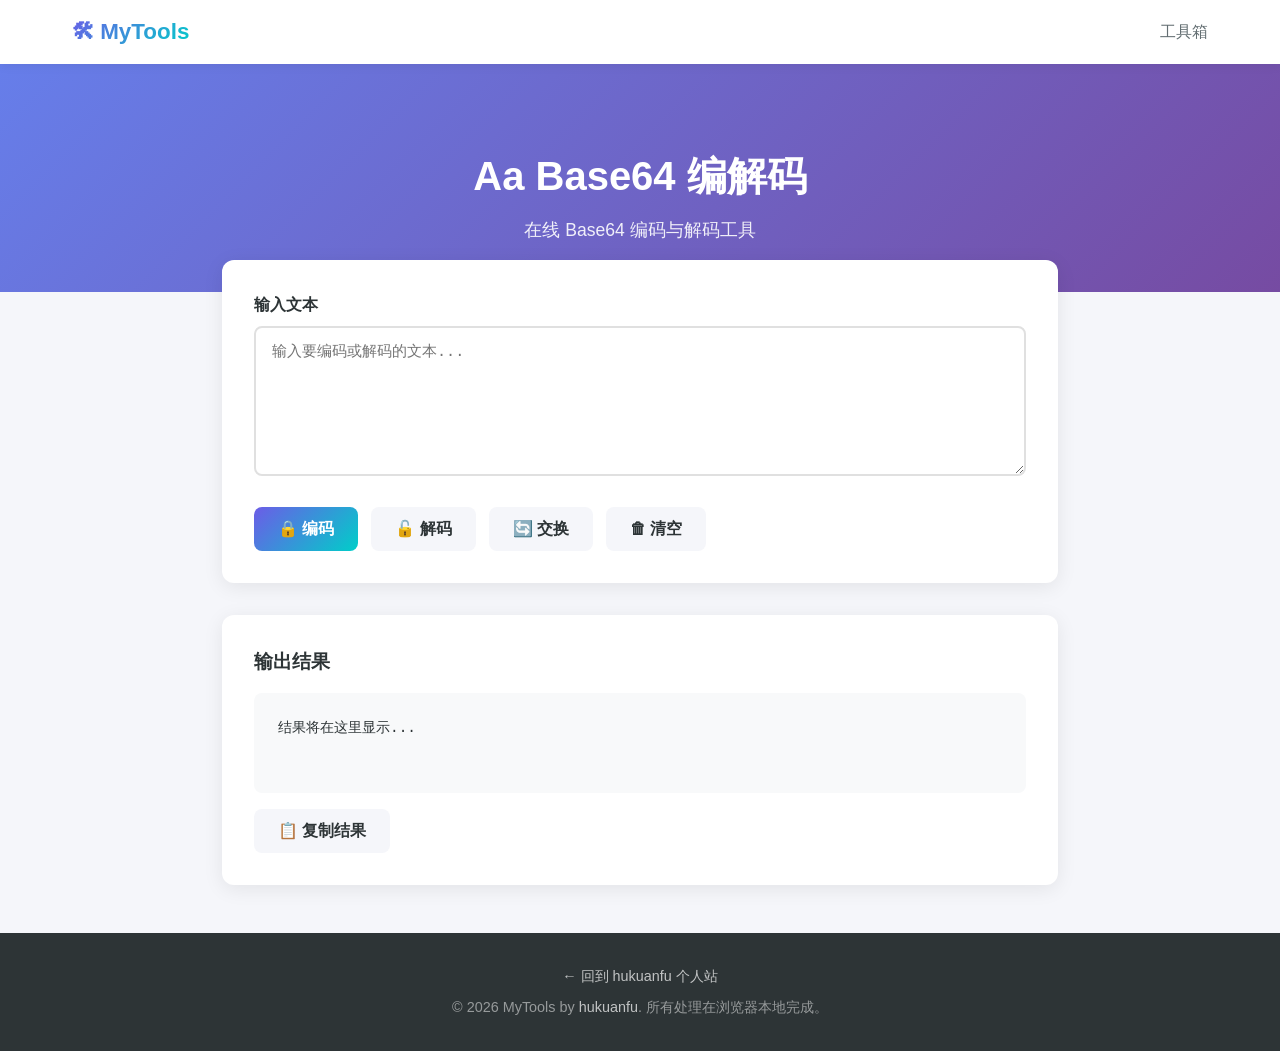
<file: tools/base64.html>
<!DOCTYPE html>
<html lang="zh-CN">
<head>
    <meta charset="UTF-8">
    <meta name="viewport" content="width=device-width, initial-scale=1.0">
    <title>Base64 编解码工具 — 在线转换 | MyTools</title>
    <meta name="description" content="免费在线 Base64 编码和解码工具，支持文本和图片的 Base64 转换。">
    <meta name="keywords" content="Base64,编码,解码,在线工具,开发者工具">
    <meta name="robots" content="index, follow">
    <link rel="canonical" href="https://hukuanfu1220.github.io/my-website/tools/base64.html">
    <meta property="og:type" content="website">
    <meta property="og:title" content="Base64 编解码工具 — 在线转换 | MyTools">
    <meta property="og:description" content="免费在线 Base64 编码和解码工具。">
    <meta property="og:url" content="https://hukuanfu1220.github.io/my-website/tools/base64.html">
    <meta property="og:locale" content="zh_CN">
    <link rel="icon" type="image/svg+xml" href="data:image/svg+xml,<svg xmlns='http://www.w3.org/2000/svg' viewBox='0 0 100 100'><rect x='10' y='10' width='80' height='80' rx='15' fill='%236c5ce7'/><text x='50' y='68' text-anchor='middle' font-size='50' fill='white'>Aa</text></svg>">
    <link rel="stylesheet" href="css/style.css">
</head>
<body>
    <nav>
        <div class="nav-container">
            <a href="../index.html" class="nav-logo">🛠 MyTools</a>
            <ul class="nav-links">
                <li><a href="index.html">工具箱</a></li>
            </ul>
        </div>
    </nav>

    <header class="tool-page-header">
        <h1>Aa Base64 编解码</h1>
        <p>在线 Base64 编码与解码工具</p>
    </header>

    <main class="tool-container">
        <div class="tool-box">
            <div class="input-group">
                <label for="base64Input">输入文本</label>
                <textarea id="base64Input" placeholder="输入要编码或解码的文本..." style="min-height:150px;"></textarea>
            </div>
            <div class="btn-group">
                <button class="btn btn-primary" onclick="encodeBase64()">🔒 编码</button>
                <button class="btn btn-secondary" onclick="decodeBase64()">🔓 解码</button>
                <button class="btn btn-secondary" onclick="swapBase64()">🔄 交换</button>
                <button class="btn btn-secondary" onclick="clearBase64()">🗑 清空</button>
            </div>
        </div>

        <div class="tool-box">
            <h3>输出结果</h3>
            <div class="output-area" id="base64Output" style="background:#f8f9fa;border-radius:8px;padding:1.5rem;min-height:100px;font-family:'Courier New',monospace;font-size:0.9rem;word-break:break-all;color:var(--dark);">结果将在这里显示...</div>
            <div style="margin-top:1rem;">
                <button class="btn btn-secondary" onclick="copyBase64()">📋 复制结果</button>
            </div>
        </div>
    </main>

    <footer>
        <div class="footer-content">
            <p style="margin-bottom:0.5rem;"><a href="../index.html" style="color:rgba(255,255,255,0.7);">← 回到 hukuanfu 个人站</a></p>
            <p>&copy; 2026 MyTools by <a href="../index.html" style="color:rgba(255,255,255,0.7);">hukuanfu</a>. 所有处理在浏览器本地完成。</p>
        </div>
    </footer>

    <div class="copied-toast" id="toast">已复制到剪贴板！</div>

    <script src="js/main.js"></script>
    <script src="js/base64.js"></script>
</body>
</html>
</file>
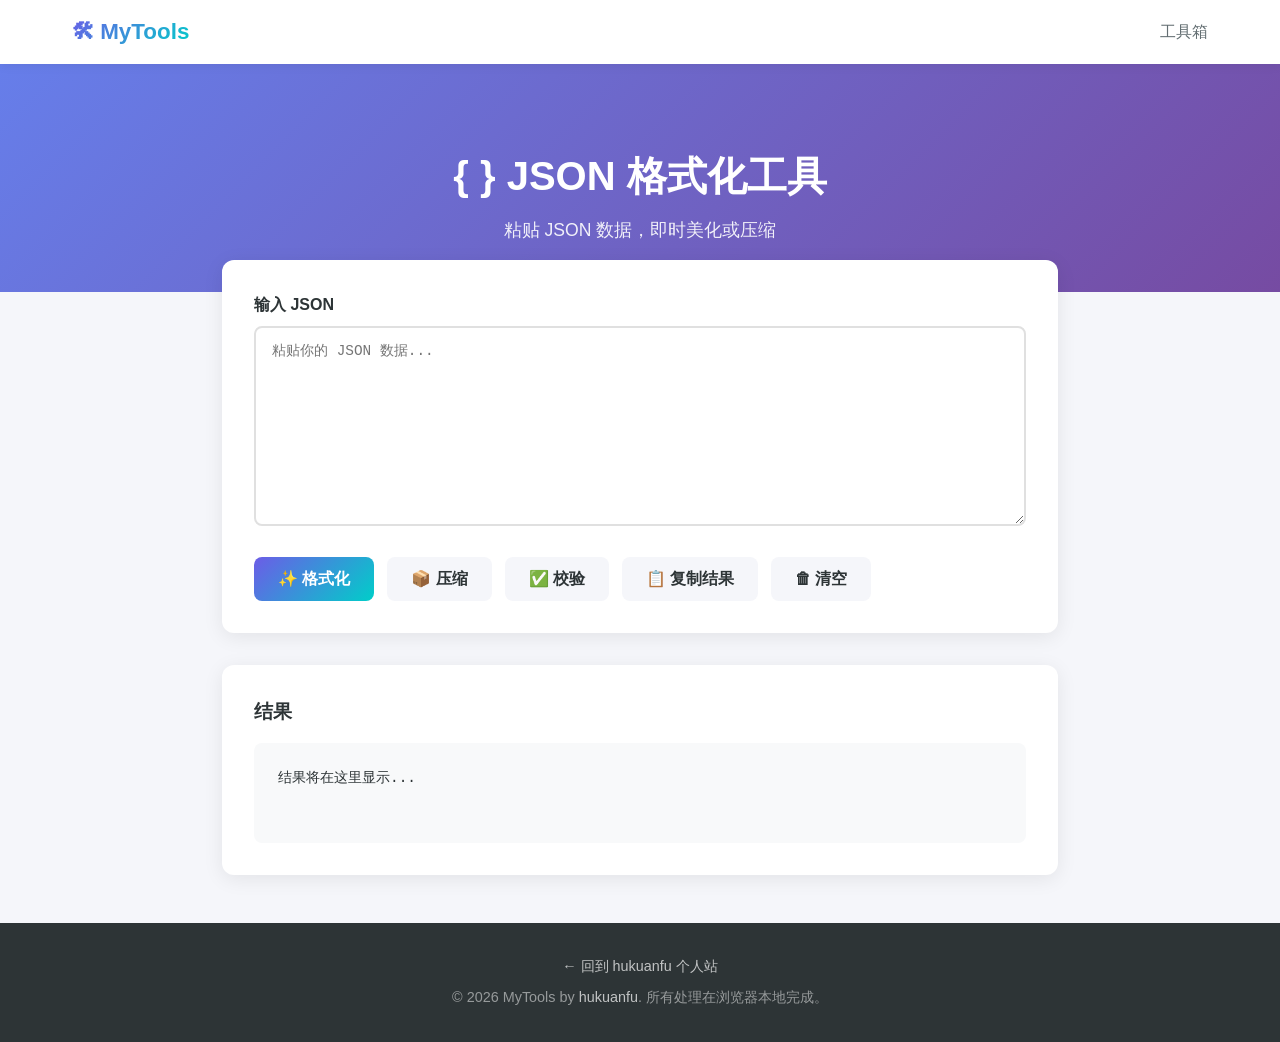
<file: tools/json-formatter.html>
<!DOCTYPE html>
<html lang="zh-CN">
<head>
    <meta charset="UTF-8">
    <meta name="viewport" content="width=device-width, initial-scale=1.0">
    <title>JSON 格式化工具 — 在线美化与校验 | MyTools</title>
    <meta name="description" content="免费在线 JSON 格式化工具，支持 JSON 美化和压缩，实时校验语法错误。">
    <meta name="keywords" content="JSON格式化,JSON美化,JSON校验,在线工具,开发者工具">
    <meta name="robots" content="index, follow">
    <link rel="canonical" href="https://hukuanfu1220.github.io/my-website/tools/json-formatter.html">
    <meta property="og:type" content="website">
    <meta property="og:title" content="JSON 格式化工具 — 在线美化与校验 | MyTools">
    <meta property="og:description" content="免费在线 JSON 格式化工具，支持美化和压缩。">
    <meta property="og:url" content="https://hukuanfu1220.github.io/my-website/tools/json-formatter.html">
    <meta property="og:locale" content="zh_CN">
    <link rel="icon" type="image/svg+xml" href="data:image/svg+xml,<svg xmlns='http://www.w3.org/2000/svg' viewBox='0 0 100 100'><rect x='10' y='10' width='80' height='80' rx='15' fill='%236c5ce7'/><text x='50' y='68' text-anchor='middle' font-size='50' fill='white'>{ }</text></svg>">
    <link rel="stylesheet" href="css/style.css">
</head>
<body>
    <nav>
        <div class="nav-container">
            <a href="../index.html" class="nav-logo">🛠 MyTools</a>
            <ul class="nav-links">
                <li><a href="index.html">工具箱</a></li>
            </ul>
        </div>
    </nav>

    <header class="tool-page-header">
        <h1>{ } JSON 格式化工具</h1>
        <p>粘贴 JSON 数据，即时美化或压缩</p>
    </header>

    <main class="tool-container">
        <div class="tool-box">
            <div class="input-group">
                <label for="jsonInput">输入 JSON</label>
                <textarea id="jsonInput" placeholder='粘贴你的 JSON 数据...' style="min-height:200px;font-family:'Courier New',monospace;font-size:0.9rem;"></textarea>
            </div>
            <div class="btn-group">
                <button class="btn btn-primary" onclick="formatJSON()">✨ 格式化</button>
                <button class="btn btn-secondary" onclick="compressJSON()">📦 压缩</button>
                <button class="btn btn-secondary" onclick="validateJSON()">✅ 校验</button>
                <button class="btn btn-secondary" onclick="copyResult()">📋 复制结果</button>
                <button class="btn btn-secondary" onclick="clearAll()">🗑 清空</button>
            </div>
        </div>

        <div class="tool-box">
            <h3>结果</h3>
            <div id="jsonOutput" style="background:#f8f9fa;border-radius:8px;padding:1.5rem;min-height:100px;font-family:'Courier New',monospace;font-size:0.9rem;white-space:pre-wrap;word-break:break-all;color:var(--dark);">结果将在这里显示...</div>
            <div id="jsonStatus" style="margin-top:1rem;padding:0.75rem 1rem;border-radius:8px;display:none;"></div>
        </div>
    </main>

    <footer>
        <div class="footer-content">
            <p style="margin-bottom:0.5rem;"><a href="../index.html" style="color:rgba(255,255,255,0.7);">← 回到 hukuanfu 个人站</a></p>
            <p>&copy; 2026 MyTools by <a href="../index.html" style="color:rgba(255,255,255,0.7);">hukuanfu</a>. 所有处理在浏览器本地完成。</p>
        </div>
    </footer>

    <div class="copied-toast" id="toast">已复制到剪贴板！</div>

    <script src="js/main.js"></script>
    <script src="js/json-formatter.js"></script>
</body>
</html>
</file>
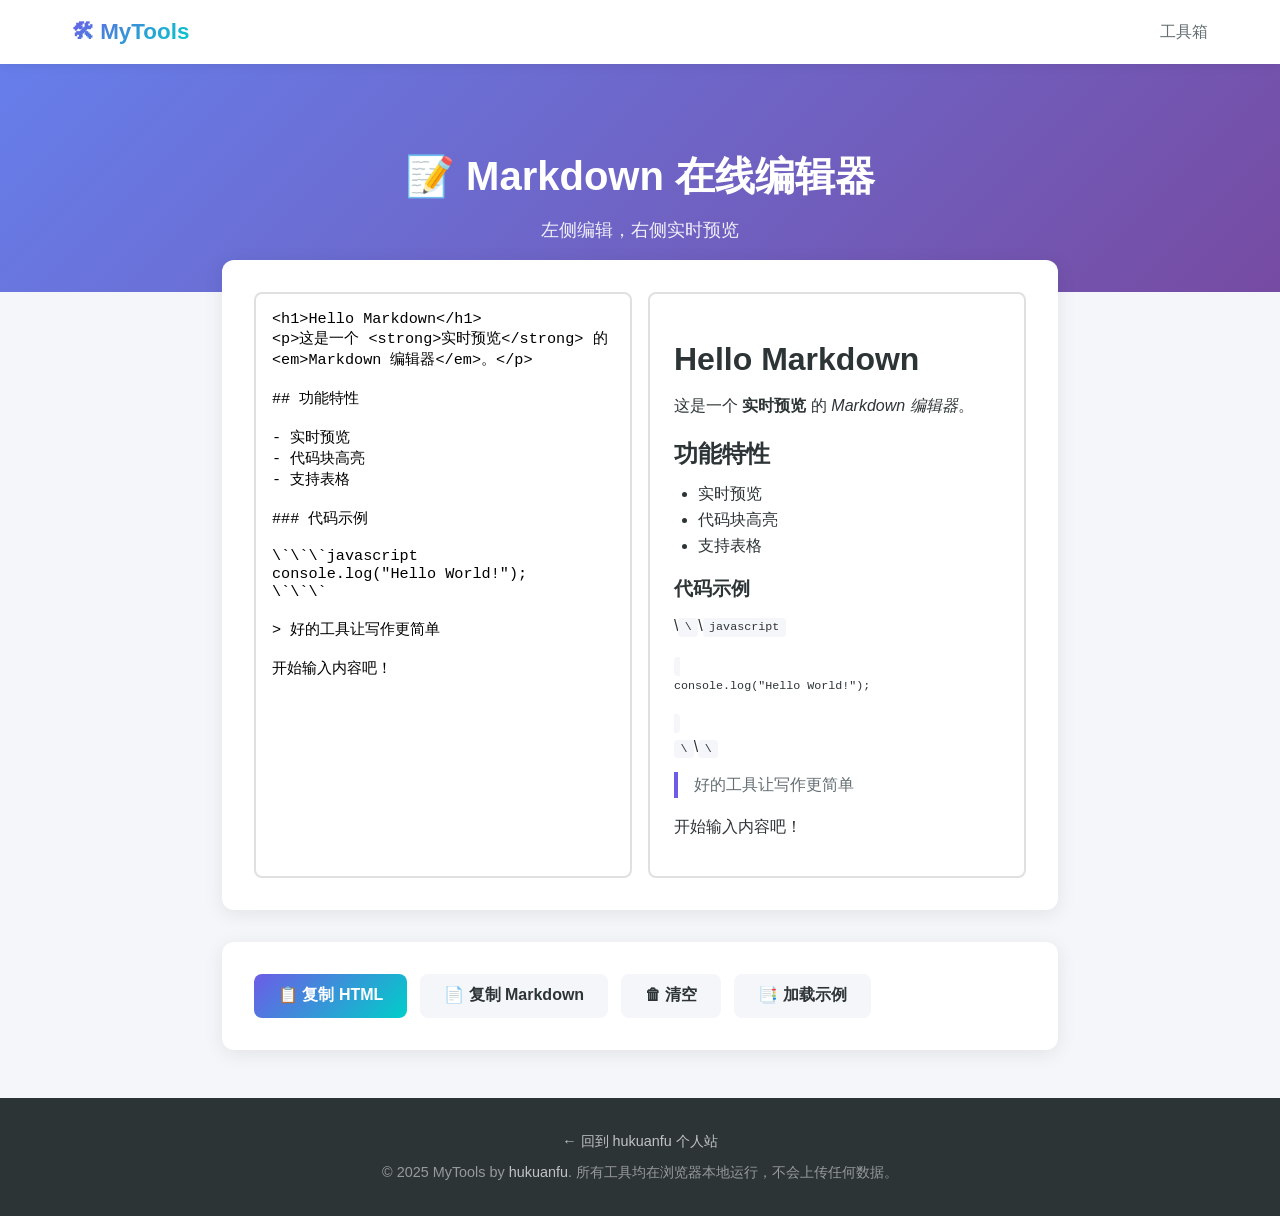
<file: tools/markdown-editor.html>
<!DOCTYPE html>
<html lang="zh-CN">
<head>
    <meta charset="UTF-8">
    <meta name="viewport" content="width=device-width, initial-scale=1.0">
    <title>Markdown 在线编辑器 — 实时预览 | MyTools</title>
    <meta name="description" content="免费在线 Markdown 编辑器，支持实时预览、语法高亮、代码块渲染。写文档、笔记、博客，一键导出 HTML。">
    <meta name="keywords" content="Markdown编辑器,在线Markdown,Markdown实时预览,Markdown工具,在线编辑器">
    <meta name="robots" content="index, follow">
    <link rel="canonical" href="https://hukuanfu1220.github.io/my-website/tools/markdown-editor.html">
    <meta property="og:type" content="website">
    <meta property="og:title" content="Markdown 在线编辑器 — 实时预览 | MyTools">
    <meta property="og:description" content="免费在线 Markdown 编辑器，支持实时预览。">
    <meta property="og:url" content="https://hukuanfu1220.github.io/my-website/tools/markdown-editor.html">
    <meta property="og:locale" content="zh_CN">
    <link rel="icon" type="image/svg+xml" href="data:image/svg+xml,<svg xmlns='http://www.w3.org/2000/svg' viewBox='0 0 100 100'><rect x='10' y='10' width='80' height='80' rx='15' fill='%236c5ce7'/><text x='50' y='68' text-anchor='middle' font-size='50' fill='white'>🛠</text></svg>">
    <link rel="stylesheet" href="css/style.css">
</head>
<body>
    <nav>
        <div class="nav-container">
            <a href="../index.html" class="nav-logo">🛠 MyTools</a>
            <ul class="nav-links">
                <li><a href="index.html">工具箱</a></li>
            </ul>
        </div>
    </nav>

    <header class="tool-page-header">
        <h1>📝 Markdown 在线编辑器</h1>
        <p>左侧编辑，右侧实时预览</p>
    </header>

    <main class="tool-container">
        <div class="tool-box">
            <div class="editor-layout">
                <textarea id="markdownInput" placeholder="# 在这里输入 Markdown&#10;&#10;支持常用语法：&#10;## 标题&#10;**粗体** *斜体*&#10;- 列表项&#10;> 引用&#10;`代码`&#10;[链接](https://example.com)"><h1>Hello Markdown</h1>
<p>这是一个 <strong>实时预览</strong> 的 <em>Markdown 编辑器</em>。</p>

## 功能特性

- 实时预览
- 代码块高亮
- 支持表格

### 代码示例

\`\`\`javascript
console.log("Hello World!");
\`\`\`

> 好的工具让写作更简单

开始输入内容吧！</textarea>
                <div class="preview-panel" id="preview"></div>
            </div>
        </div>

        <div class="tool-box">
            <div class="btn-group">
                <button class="btn btn-primary" onclick="copyHTML()">📋 复制 HTML</button>
                <button class="btn btn-secondary" onclick="copyMarkdown()">📄 复制 Markdown</button>
                <button class="btn btn-secondary" onclick="clearAll()">🗑 清空</button>
                <button class="btn btn-secondary" onclick="loadSample()">📑 加载示例</button>
            </div>
        </div>
    </main>

    <footer>
        <div class="footer-content">
            <p style="margin-bottom:0.5rem;">
                <a href="../index.html" style="color:rgba(255,255,255,0.7);">← 回到 hukuanfu 个人站</a>
            </p>
            <p>&copy; 2025 MyTools by <a href="../index.html" style="color:rgba(255,255,255,0.7);">hukuanfu</a>. 所有工具均在浏览器本地运行，不会上传任何数据。</p>
        </div>
    </footer>

    <div class="copied-toast" id="toast">已复制到剪贴板！</div>

    <script src="js/main.js"></script>
    <script src="js/markdown-editor.js"></script>
</body>
</html>
</file>
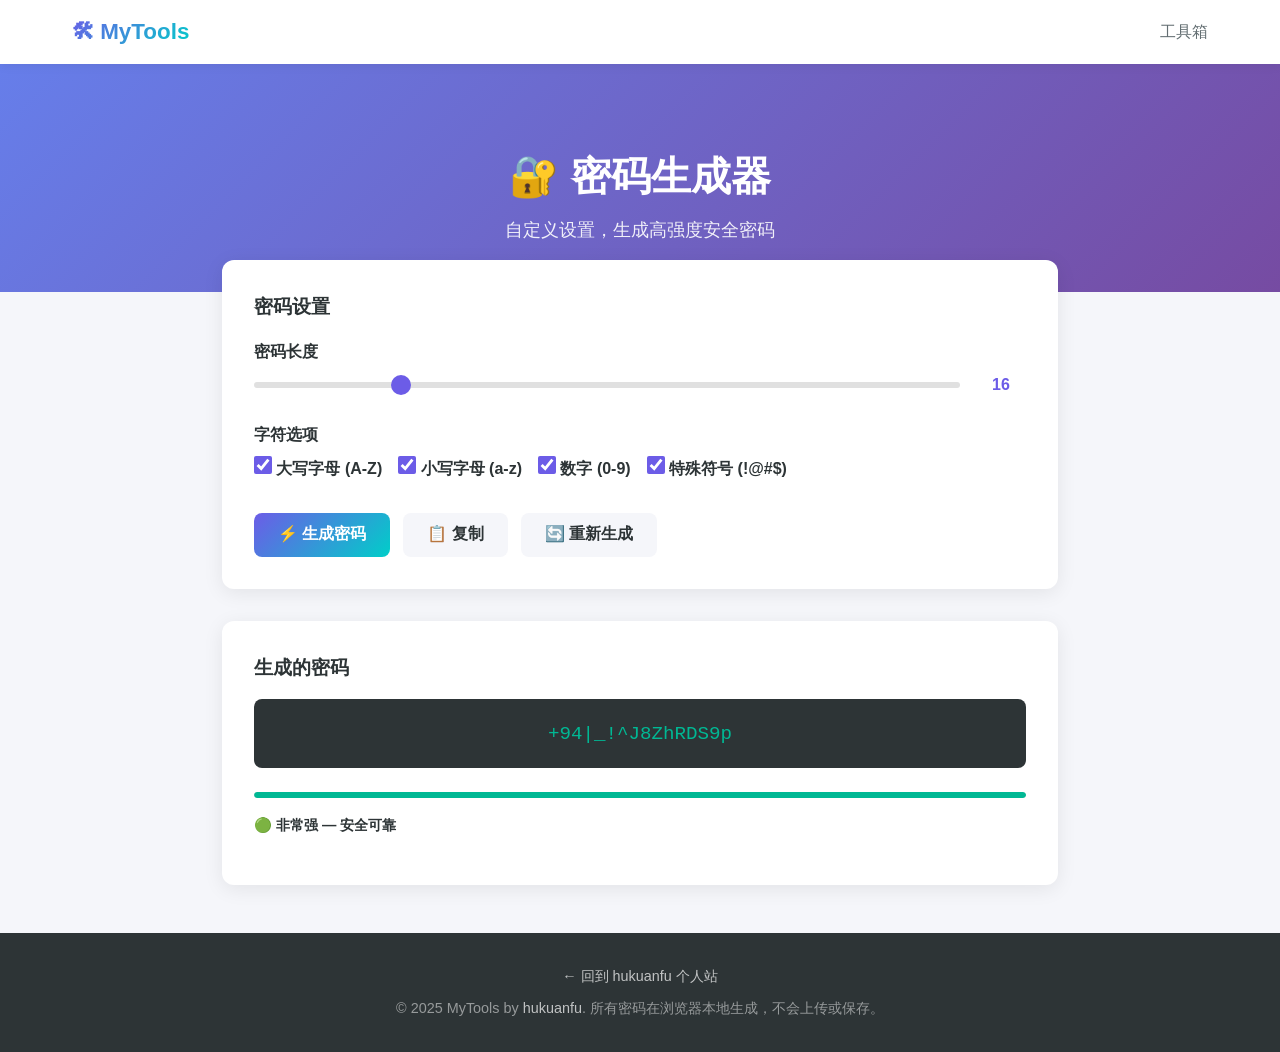
<file: tools/password-gen.html>
<!DOCTYPE html>
<html lang="zh-CN">
<head>
    <meta charset="UTF-8">
    <meta name="viewport" content="width=device-width, initial-scale=1.0">
    <title>密码生成器 — 高强度安全密码在线生成 | MyTools</title>
    <meta name="description" content="免费在线密码生成器，支持自定义长度和字符组合，生成高强度安全密码。附带强度检测，守护账户安全。">
    <meta name="keywords" content="密码生成器,在线密码生成,高强度密码,安全密码,密码工具">
    <meta name="robots" content="index, follow">
    <link rel="canonical" href="https://hukuanfu1220.github.io/my-website/tools/password-gen.html">
    <meta property="og:type" content="website">
    <meta property="og:title" content="密码生成器 — 高强度安全密码 | MyTools">
    <meta property="og:description" content="免费在线密码生成器，自定义长度和字符组合，生成高强度安全密码。">
    <meta property="og:url" content="https://hukuanfu1220.github.io/my-website/tools/password-gen.html">
    <meta property="og:locale" content="zh_CN">
    <link rel="icon" type="image/svg+xml" href="data:image/svg+xml,<svg xmlns='http://www.w3.org/2000/svg' viewBox='0 0 100 100'><rect x='10' y='10' width='80' height='80' rx='15' fill='%236c5ce7'/><text x='50' y='68' text-anchor='middle' font-size='50' fill='white'>🛠</text></svg>">
    <link rel="stylesheet" href="css/style.css">
</head>
<body>
    <nav>
        <div class="nav-container">
            <a href="../index.html" class="nav-logo">🛠 MyTools</a>
            <ul class="nav-links">
                <li><a href="index.html">工具箱</a></li>
            </ul>
        </div>
    </nav>

    <header class="tool-page-header">
        <h1>🔐 密码生成器</h1>
        <p>自定义设置，生成高强度安全密码</p>
    </header>

    <main class="tool-container">
        <div class="tool-box">
            <h3>密码设置</h3>
            
            <div class="input-group">
                <label>密码长度</label>
                <div class="slider-group">
                    <input type="range" id="length" min="4" max="64" value="16" oninput="updateLengthDisplay()">
                    <span class="slider-value" id="lengthValue">16</span>
                </div>
            </div>

            <div class="input-group">
                <label>字符选项</label>
                <div class="checkbox-group">
                    <label class="checkbox-item">
                        <input type="checkbox" id="uppercase" checked> 大写字母 (A-Z)
                    </label>
                    <label class="checkbox-item">
                        <input type="checkbox" id="lowercase" checked> 小写字母 (a-z)
                    </label>
                    <label class="checkbox-item">
                        <input type="checkbox" id="numbers" checked> 数字 (0-9)
                    </label>
                    <label class="checkbox-item">
                        <input type="checkbox" id="symbols" checked> 特殊符号 (!@#$)
                    </label>
                </div>
            </div>

            <div class="btn-group">
                <button class="btn btn-primary" onclick="generatePassword()">⚡ 生成密码</button>
                <button class="btn btn-secondary" onclick="copyPassword()">📋 复制</button>
                <button class="btn btn-secondary" onclick="generatePassword()">🔄 重新生成</button>
            </div>
        </div>

        <div class="tool-box">
            <h3>生成的密码</h3>
            <div class="password-display" id="passwordDisplay">点击生成密码</div>
            <div class="strength-bar" id="strengthBar">
                <div class="strength-bar-fill" id="strengthFill"></div>
            </div>
            <p class="strength-text" id="strengthText"></p>
        </div>
    </main>

    <footer>
        <div class="footer-content">
            <p style="margin-bottom:0.5rem;">
                <a href="../index.html" style="color:rgba(255,255,255,0.7);">← 回到 hukuanfu 个人站</a>
            </p>
            <p>&copy; 2025 MyTools by <a href="../index.html" style="color:rgba(255,255,255,0.7);">hukuanfu</a>. 所有密码在浏览器本地生成，不会上传或保存。</p>
        </div>
    </footer>

    <div class="copied-toast" id="toast">已复制到剪贴板！</div>

    <script src="js/main.js"></script>
    <script src="js/password-gen.js"></script>
</body>
</html>
</file>
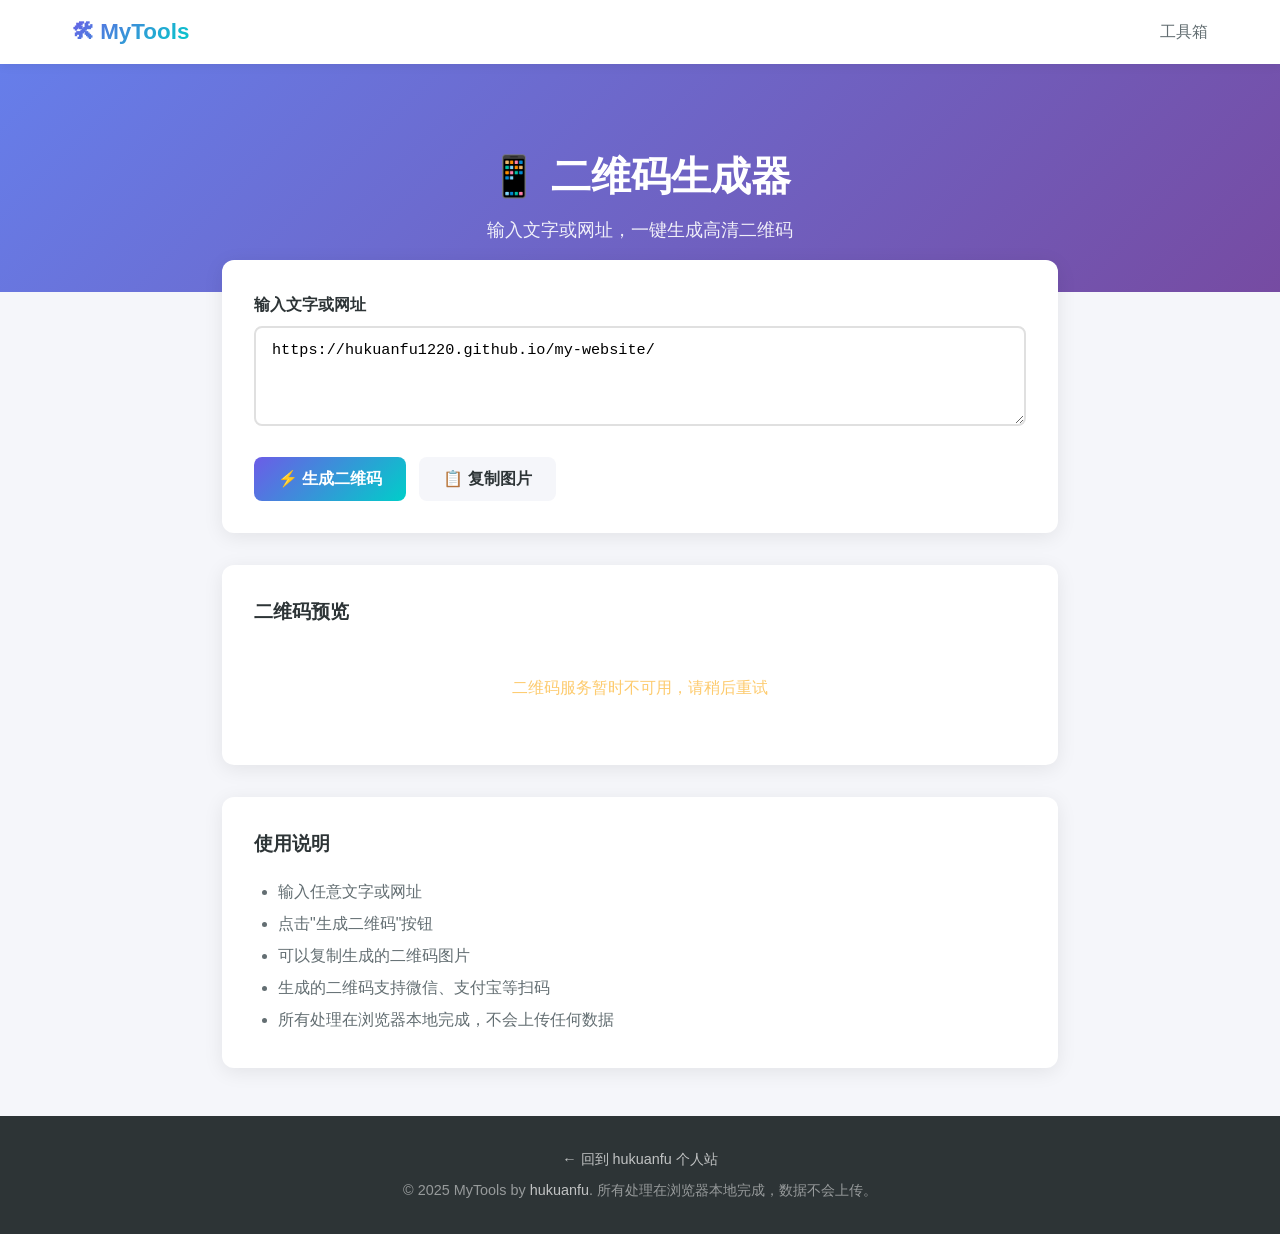
<file: tools/qr-code.html>
<!DOCTYPE html>
<html lang="zh-CN">
<head>
    <meta charset="UTF-8">
    <meta name="viewport" content="width=device-width, initial-scale=1.0">
    <title>二维码生成器 — 在线免费生成高清二维码 | MyTools</title>
    <meta name="description" content="免费在线二维码生成器，支持文字转二维码、链接转二维码。生成高清图片，一键复制下载，无需注册。">
    <meta name="keywords" content="二维码生成器,在线二维码,二维码制作,免费二维码,二维码工具,QR Code">
    <meta name="robots" content="index, follow">
    <link rel="canonical" href="https://hukuanfu1220.github.io/my-website/tools/qr-code.html">
    <meta property="og:type" content="website">
    <meta property="og:title" content="二维码生成器 — 免费在线 | MyTools">
    <meta property="og:description" content="免费在线二维码生成器，支持文字转二维码、链接转二维码。">
    <meta property="og:url" content="https://hukuanfu1220.github.io/my-website/tools/qr-code.html">
    <meta property="og:locale" content="zh_CN">
    <link rel="icon" type="image/svg+xml" href="data:image/svg+xml,<svg xmlns='http://www.w3.org/2000/svg' viewBox='0 0 100 100'><rect x='10' y='10' width='80' height='80' rx='15' fill='%236c5ce7'/><text x='50' y='68' text-anchor='middle' font-size='50' fill='white'>🛠</text></svg>">
    <link rel="stylesheet" href="css/style.css">
</head>
<body>
    <nav>
        <div class="nav-container">
            <a href="../index.html" class="nav-logo">🛠 MyTools</a>
            <ul class="nav-links">
                <li><a href="index.html">工具箱</a></li>
            </ul>
        </div>
    </nav>

    <header class="tool-page-header">
        <h1>📱 二维码生成器</h1>
        <p>输入文字或网址，一键生成高清二维码</p>
    </header>

    <main class="tool-container">
        <div class="tool-box">
            <div class="input-group">
                <label for="qrText">输入文字或网址</label>
                <textarea id="qrText" placeholder="输入文字、网址或任何内容..." style="min-height:100px">https://hukuanfu1220.github.io/my-website/</textarea>
            </div>
            <div class="btn-group">
                <button class="btn btn-primary" onclick="generateQR()">⚡ 生成二维码</button>
                <button class="btn btn-secondary" onclick="copyQR()">📋 复制图片</button>
            </div>
        </div>

        <div class="tool-box">
            <h3>二维码预览</h3>
            <div class="qr-output" id="qrOutput">
                <p style="color:var(--gray)">点击上方按钮生成二维码</p>
            </div>
        </div>

        <div class="tool-box">
            <h3>使用说明</h3>
            <ul style="padding-left:1.5rem; color:var(--gray); line-height:2;">
                <li>输入任意文字或网址</li>
                <li>点击"生成二维码"按钮</li>
                <li>可以复制生成的二维码图片</li>
                <li>生成的二维码支持微信、支付宝等扫码</li>
                <li>所有处理在浏览器本地完成，不会上传任何数据</li>
            </ul>
        </div>
    </main>

    <footer>
        <div class="footer-content">
            <p style="margin-bottom:0.5rem;">
                <a href="../index.html" style="color:rgba(255,255,255,0.7);">← 回到 hukuanfu 个人站</a>
            </p>
            <p>&copy; 2025 MyTools by <a href="../index.html" style="color:rgba(255,255,255,0.7);">hukuanfu</a>. 所有处理在浏览器本地完成，数据不会上传。</p>
        </div>
    </footer>

    <div class="copied-toast" id="toast">已复制到剪贴板！</div>

    <script src="js/main.js"></script>
    <script src="js/qr-code.js"></script>
</body>
</html>
</file>
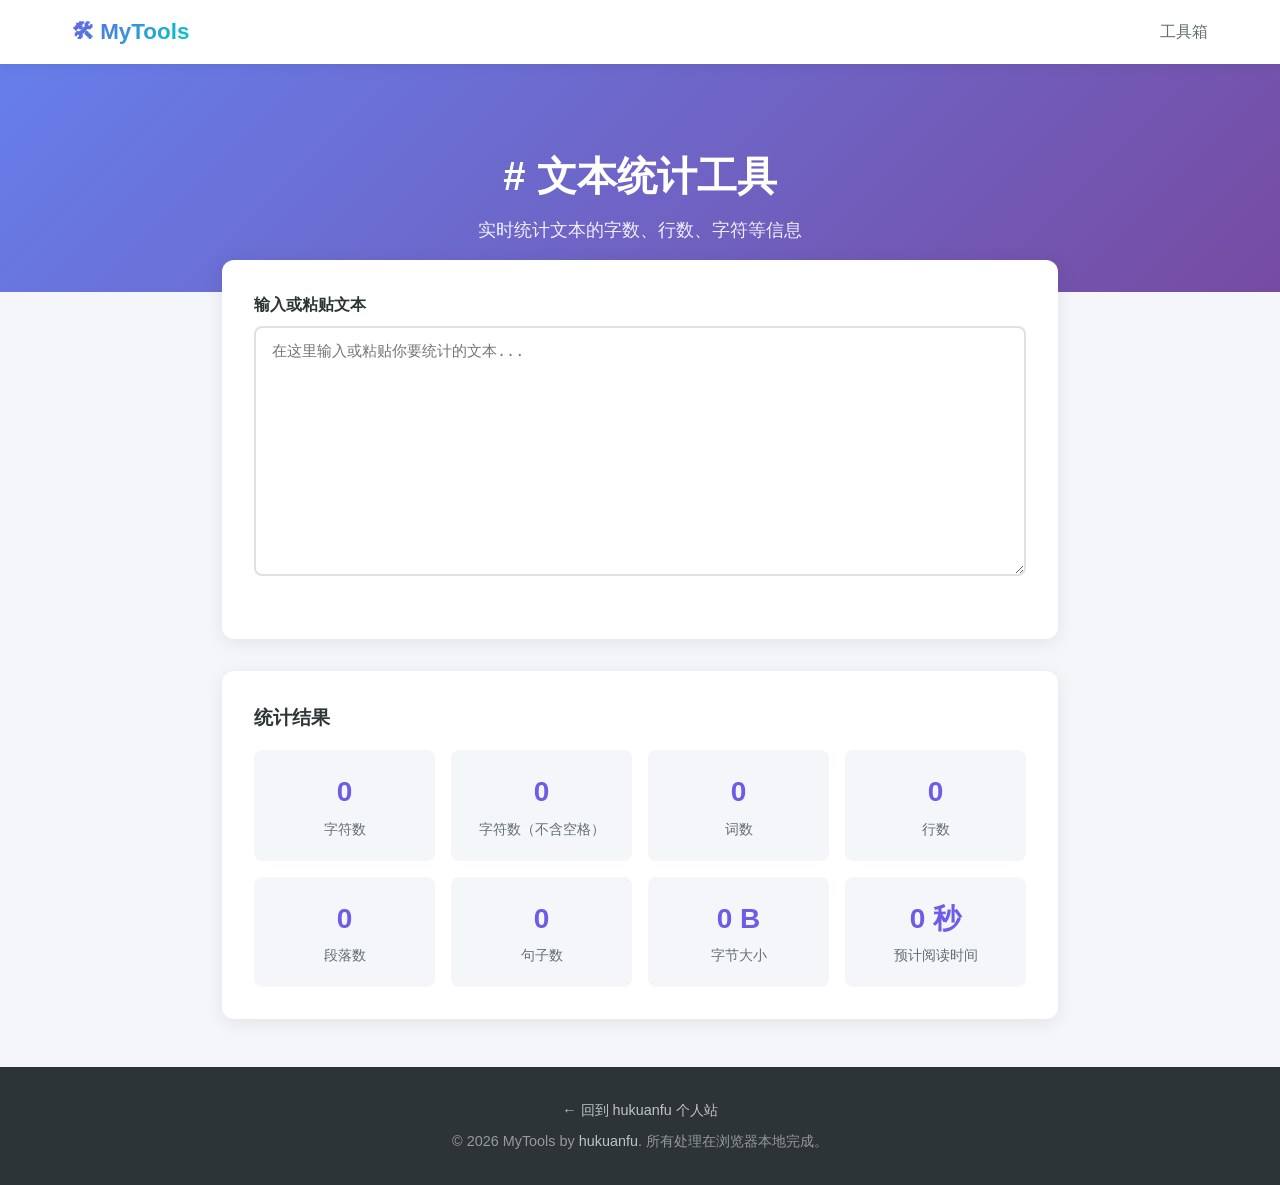
<file: tools/text-stats.html>
<!DOCTYPE html>
<html lang="zh-CN">
<head>
    <meta charset="UTF-8">
    <meta name="viewport" content="width=device-width, initial-scale=1.0">
    <title>文本统计工具 — 字数、行数、字符统计 | MyTools</title>
    <meta name="description" content="免费在线文本统计工具，支持字数统计、行数统计、字符统计、词数统计等。">
    <meta name="keywords" content="文本统计,字数统计,字符统计,在线工具,写作工具">
    <meta name="robots" content="index, follow">
    <link rel="canonical" href="https://hukuanfu1220.github.io/my-website/tools/text-stats.html">
    <meta property="og:type" content="website">
    <meta property="og:title" content="文本统计工具 — 字数、行数、字符统计 | MyTools">
    <meta property="og:description" content="免费在线文本统计工具。">
    <meta property="og:url" content="https://hukuanfu1220.github.io/my-website/tools/text-stats.html">
    <meta property="og:locale" content="zh_CN">
    <link rel="icon" type="image/svg+xml" href="data:image/svg+xml,<svg xmlns='http://www.w3.org/2000/svg' viewBox='0 0 100 100'><rect x='10' y='10' width='80' height='80' rx='15' fill='%236c5ce7'/><text x='50' y='68' text-anchor='middle' font-size='50' fill='white'>#</text></svg>">
    <link rel="stylesheet" href="css/style.css">
</head>
<body>
    <nav>
        <div class="nav-container">
            <a href="../index.html" class="nav-logo">🛠 MyTools</a>
            <ul class="nav-links">
                <li><a href="index.html">工具箱</a></li>
            </ul>
        </div>
    </nav>

    <header class="tool-page-header">
        <h1># 文本统计工具</h1>
        <p>实时统计文本的字数、行数、字符等信息</p>
    </header>

    <main class="tool-container">
        <div class="tool-box">
            <div class="input-group">
                <label for="textInput">输入或粘贴文本</label>
                <textarea id="textInput" placeholder="在这里输入或粘贴你要统计的文本..." style="min-height:250px;"></textarea>
            </div>
        </div>

        <div class="tool-box">
            <h3>统计结果</h3>
            <div class="stats-grid" id="statsGrid" style="display:grid;grid-template-columns:repeat(auto-fit,minmax(150px,1fr));gap:1rem;margin-top:1rem;">
                <div class="stat-box">
                    <div class="stat-number" id="charCount">0</div>
                    <div class="stat-label">字符数</div>
                </div>
                <div class="stat-box">
                    <div class="stat-number" id="charCountNoSpace">0</div>
                    <div class="stat-label">字符数（不含空格）</div>
                </div>
                <div class="stat-box">
                    <div class="stat-number" id="wordCount">0</div>
                    <div class="stat-label">词数</div>
                </div>
                <div class="stat-box">
                    <div class="stat-number" id="lineCount">0</div>
                    <div class="stat-label">行数</div>
                </div>
                <div class="stat-box">
                    <div class="stat-number" id="paragraphCount">0</div>
                    <div class="stat-label">段落数</div>
                </div>
                <div class="stat-box">
                    <div class="stat-number" id="sentenceCount">0</div>
                    <div class="stat-label">句子数</div>
                </div>
                <div class="stat-box">
                    <div class="stat-number" id="byteSize">0 B</div>
                    <div class="stat-label">字节大小</div>
                </div>
                <div class="stat-box">
                    <div class="stat-number" id="readTime">0 秒</div>
                    <div class="stat-label">预计阅读时间</div>
                </div>
            </div>
        </div>
    </main>

    <footer>
        <div class="footer-content">
            <p style="margin-bottom:0.5rem;"><a href="../index.html" style="color:rgba(255,255,255,0.7);">← 回到 hukuanfu 个人站</a></p>
            <p>&copy; 2026 MyTools by <a href="../index.html" style="color:rgba(255,255,255,0.7);">hukuanfu</a>. 所有处理在浏览器本地完成。</p>
        </div>
    </footer>

    <script src="js/main.js"></script>
    <script src="js/text-stats.js"></script>
</body>
</html>
</file>
<file: css/style.css>
/* ===== 基础重置 ===== */
* {
    margin: 0;
    padding: 0;
    box-sizing: border-box;
}

:root {
    --primary: #6c5ce7;
    --primary-dark: #5a4bd1;
    --accent: #00cec9;
    --dark: #2d3436;
    --gray: #636e72;
    --light: #f5f6fa;
    --white: #ffffff;
    --shadow: 0 4px 20px rgba(0, 0, 0, 0.1);
    --shadow-hover: 0 8px 30px rgba(0, 0, 0, 0.15);
    --radius: 12px;
    --transition: all 0.3s ease;
}

body {
    font-family: -apple-system, BlinkMacSystemFont, 'Segoe UI', Roboto, 'Helvetica Neue', Arial, sans-serif;
    color: var(--dark);
    line-height: 1.6;
    overflow-x: hidden;
}

a {
    text-decoration: none;
    color: inherit;
}

img {
    max-width: 100%;
}

/* ===== 导航栏 ===== */
nav {
    position: fixed;
    top: 0;
    left: 0;
    right: 0;
    z-index: 1000;
    background: rgba(255, 255, 255, 0.95);
    backdrop-filter: blur(10px);
    box-shadow: 0 2px 10px rgba(0, 0, 0, 0.08);
    transition: var(--transition);
}

.nav-container {
    max-width: 1200px;
    margin: 0 auto;
    padding: 0 2rem;
    display: flex;
    justify-content: space-between;
    align-items: center;
    height: 70px;
}

.nav-logo {
    font-size: 1.5rem;
    font-weight: 800;
    background: linear-gradient(135deg, var(--primary), var(--accent));
    -webkit-background-clip: text;
    -webkit-text-fill-color: transparent;
    background-clip: text;
}

.nav-links {
    display: flex;
    list-style: none;
    gap: 2rem;
}

.nav-links a {
    font-weight: 500;
    color: var(--gray);
    transition: var(--transition);
    position: relative;
}

.nav-links a::after {
    content: '';
    position: absolute;
    bottom: -4px;
    left: 0;
    width: 0;
    height: 2px;
    background: var(--primary);
    transition: var(--transition);
}

.nav-links a:hover {
    color: var(--primary);
}

.nav-links a:hover::after {
    width: 100%;
}

.nav-links a.active {
    color: var(--primary);
}

.nav-links a.active::after {
    width: 100%;
}

/* 移动端汉堡菜单 */
.hamburger {
    display: none;
    flex-direction: column;
    cursor: pointer;
    gap: 5px;
}

.hamburger span {
    width: 25px;
    height: 3px;
    background: var(--dark);
    border-radius: 3px;
    transition: var(--transition);
}

/* ===== Hero 区域 ===== */
.hero {
    min-height: 100vh;
    display: flex;
    align-items: center;
    justify-content: center;
    background: linear-gradient(135deg, #667eea 0%, #764ba2 50%, #f093fb 100%);
    background-size: 200% 200%;
    animation: gradientShift 8s ease infinite;
    padding: 2rem;
    position: relative;
    overflow: hidden;
}

.hero::before {
    content: '';
    position: absolute;
    top: -50%;
    left: -50%;
    width: 200%;
    height: 200%;
    background: radial-gradient(circle, rgba(255,255,255,0.1) 0%, transparent 60%);
    animation: rotate 20s linear infinite;
}

@keyframes gradientShift {
    0%, 100% { background-position: 0% 50%; }
    50% { background-position: 100% 50%; }
}

@keyframes rotate {
    from { transform: rotate(0deg); }
    to { transform: rotate(360deg); }
}

.hero-content {
    text-align: center;
    color: var(--white);
    position: relative;
    z-index: 1;
    max-width: 800px;
}

.hero h1 {
    font-size: clamp(2.5rem, 6vw, 4rem);
    font-weight: 800;
    margin-bottom: 1.5rem;
    opacity: 0;
    animation: fadeInUp 0.8s ease forwards;
}

.hero p {
    font-size: clamp(1.1rem, 2vw, 1.4rem);
    opacity: 0;
    margin-bottom: 2rem;
    animation: fadeInUp 0.8s ease 0.2s forwards;
    color: rgba(255, 255, 255, 0.9);
}

.hero-buttons {
    display: flex;
    gap: 1rem;
    justify-content: center;
    flex-wrap: wrap;
    opacity: 0;
    animation: fadeInUp 0.8s ease 0.4s forwards;
}

@keyframes fadeInUp {
    from {
        opacity: 0;
        transform: translateY(30px);
    }
    to {
        opacity: 1;
        transform: translateY(0);
    }
}

.btn {
    padding: 0.8rem 2rem;
    border-radius: 50px;
    font-size: 1rem;
    font-weight: 600;
    cursor: pointer;
    transition: var(--transition);
    border: none;
    display: inline-block;
}

.btn-primary {
    background: var(--white);
    color: var(--primary);
}

.btn-primary:hover {
    transform: translateY(-3px);
    box-shadow: 0 10px 30px rgba(0, 0, 0, 0.2);
}

.btn-outline {
    background: transparent;
    color: var(--white);
    border: 2px solid var(--white);
}

.btn-outline:hover {
    background: var(--white);
    color: var(--primary);
    transform: translateY(-3px);
}

/* ===== 通用区块 ===== */
.section {
    padding: 6rem 2rem;
}

.section-dark {
    background: var(--light);
}

.container {
    max-width: 1200px;
    margin: 0 auto;
}

.section-title {
    text-align: center;
    margin-bottom: 4rem;
}

.section-title h2 {
    font-size: clamp(2rem, 4vw, 2.8rem);
    font-weight: 800;
    margin-bottom: 1rem;
    color: var(--dark);
}

.section-title p {
    color: var(--gray);
    font-size: 1.1rem;
    max-width: 600px;
    margin: 0 auto;
}

/* ===== 特性卡片 ===== */
.features-grid {
    display: grid;
    grid-template-columns: repeat(auto-fit, minmax(280px, 1fr));
    gap: 2rem;
}

.feature-card {
    background: var(--white);
    padding: 2.5rem;
    border-radius: var(--radius);
    box-shadow: var(--shadow);
    transition: var(--transition);
    text-align: center;
}

.feature-card:hover {
    transform: translateY(-8px);
    box-shadow: var(--shadow-hover);
}

.feature-icon {
    width: 70px;
    height: 70px;
    margin: 0 auto 1.5rem;
    background: linear-gradient(135deg, var(--primary), var(--accent));
    border-radius: 50%;
    display: flex;
    align-items: center;
    justify-content: center;
    font-size: 2rem;
}

.feature-card h3 {
    font-size: 1.3rem;
    margin-bottom: 0.8rem;
    color: var(--dark);
}

.feature-card p {
    color: var(--gray);
    font-size: 0.95rem;
}

/* ===== 统计数字 ===== */
.stats {
    display: grid;
    grid-template-columns: repeat(auto-fit, minmax(200px, 1fr));
    gap: 2rem;
    text-align: center;
}

.stat-item h3 {
    font-size: clamp(2.5rem, 5vw, 3.5rem);
    font-weight: 800;
    background: linear-gradient(135deg, var(--primary), var(--accent));
    -webkit-background-clip: text;
    -webkit-text-fill-color: transparent;
    background-clip: text;
}

.stat-item p {
    color: var(--gray);
    font-size: 1.1rem;
    margin-top: 0.5rem;
}

/* ===== 关于页面 ===== */
.about-hero {
    padding-top: 140px;
    padding-bottom: 4rem;
    background: linear-gradient(135deg, #667eea, #764ba2);
    color: var(--white);
    text-align: center;
}

.about-hero h1 {
    font-size: clamp(2.5rem, 5vw, 3.5rem);
    font-weight: 800;
    margin-bottom: 1rem;
}

.about-hero p {
    font-size: 1.2rem;
    opacity: 0.9;
    max-width: 600px;
    margin: 0 auto;
}

.about-content {
    padding: 4rem 2rem;
}

.about-grid {
    display: grid;
    grid-template-columns: repeat(auto-fit, minmax(300px, 1fr));
    gap: 3rem;
    align-items: center;
}

.about-text h2 {
    font-size: 2rem;
    margin-bottom: 1rem;
    color: var(--dark);
}

.about-text p {
    color: var(--gray);
    margin-bottom: 1.5rem;
    line-height: 1.8;
}

.values-list {
    list-style: none;
}

.values-list li {
    padding: 0.8rem 0;
    padding-left: 1.5rem;
    position: relative;
    color: var(--gray);
}

.values-list li::before {
    content: '✦';
    position: absolute;
    left: 0;
    color: var(--primary);
}

/* ===== 联系页面 ===== */
.contact-hero {
    padding-top: 140px;
    padding-bottom: 4rem;
    background: linear-gradient(135deg, #667eea, #764ba2);
    color: var(--white);
    text-align: center;
}

.contact-hero h1 {
    font-size: clamp(2.5rem, 5vw, 3.5rem);
    font-weight: 800;
    margin-bottom: 1rem;
}

.contact-content {
    padding: 4rem 2rem;
}

.contact-grid {
    display: grid;
    grid-template-columns: 1fr 1fr;
    gap: 3rem;
    max-width: 1000px;
    margin: 0 auto;
}

@media (max-width: 768px) {
    .contact-grid {
        grid-template-columns: 1fr;
    }
}

.contact-info {
    display: flex;
    flex-direction: column;
    gap: 2rem;
}

.contact-item {
    display: flex;
    align-items: flex-start;
    gap: 1rem;
}

.contact-item-icon {
    width: 50px;
    height: 50px;
    background: linear-gradient(135deg, var(--primary), var(--accent));
    border-radius: 50%;
    display: flex;
    align-items: center;
    justify-content: center;
    font-size: 1.3rem;
    flex-shrink: 0;
}

.contact-item h4 {
    font-size: 1.1rem;
    margin-bottom: 0.3rem;
}

.contact-item p {
    color: var(--gray);
    font-size: 0.95rem;
}

.contact-form {
    background: var(--white);
    padding: 2.5rem;
    border-radius: var(--radius);
    box-shadow: var(--shadow);
}

.form-group {
    margin-bottom: 1.5rem;
}

.form-group label {
    display: block;
    margin-bottom: 0.5rem;
    font-weight: 600;
    color: var(--dark);
}

.form-group input,
.form-group textarea {
    width: 100%;
    padding: 0.8rem 1rem;
    border: 2px solid #e0e0e0;
    border-radius: 8px;
    font-size: 1rem;
    font-family: inherit;
    transition: var(--transition);
}

.form-group input:focus,
.form-group textarea:focus {
    outline: none;
    border-color: var(--primary);
    box-shadow: 0 0 0 3px rgba(108, 92, 231, 0.1);
}

.form-group textarea {
    height: 150px;
    resize: vertical;
}

.btn-submit {
    width: 100%;
    padding: 1rem;
    background: linear-gradient(135deg, var(--primary), var(--accent));
    color: var(--white);
    border: none;
    border-radius: 8px;
    font-size: 1.1rem;
    font-weight: 600;
    cursor: pointer;
    transition: var(--transition);
}

.btn-submit:hover {
    transform: translateY(-2px);
    box-shadow: 0 8px 25px rgba(108, 92, 231, 0.3);
}

/* ===== 页脚 ===== */
footer {
    background: var(--dark);
    color: var(--white);
    padding: 3rem 2rem;
    text-align: center;
}

.footer-content {
    max-width: 1200px;
    margin: 0 auto;
}

.footer-links {
    display: flex;
    justify-content: center;
    gap: 2rem;
    margin-bottom: 1.5rem;
    flex-wrap: wrap;
}

.footer-links a {
    color: rgba(255, 255, 255, 0.7);
    transition: var(--transition);
}

.footer-links a:hover {
    color: var(--white);
}

footer p {
    color: rgba(255, 255, 255, 0.5);
    font-size: 0.9rem;
}

/* ===== 滚动动画 ===== */
.animate-on-scroll {
    opacity: 0;
    transform: translateY(40px);
    transition: opacity 0.6s ease, transform 0.6s ease;
}

.animate-on-scroll.visible {
    opacity: 1;
    transform: translateY(0);
}

/* ===== 工具站推广卡片 ===== */
.tool-promo-card {
    position: relative;
    transition: var(--transition);
}

.tool-promo-card:hover {
    transform: translateY(-5px);
    box-shadow: var(--shadow-hover);
}

/* ===== 无障碍辅助类 ===== */
.sr-only {
    position: absolute;
    width: 1px;
    height: 1px;
    padding: 0;
    margin: -1px;
    overflow: hidden;
    clip: rect(0, 0, 0, 0);
    white-space: nowrap;
    border: 0;
}

/* ===== 响应式 ===== */
@media (max-width: 768px) {
    .nav-links {
        display: none;
        position: absolute;
        top: 70px;
        left: 0;
        right: 0;
        background: var(--white);
        flex-direction: column;
        padding: 1rem 2rem;
        box-shadow: var(--shadow);
        gap: 1rem;
    }

    .nav-links.active {
        display: flex;
    }

    .hamburger {
        display: flex;
    }

    .section {
        padding: 4rem 1.5rem;
    }

    .features-grid {
        grid-template-columns: 1fr;
    }

    .about-grid {
        grid-template-columns: 1fr;
    }

    .hero-buttons {
        flex-direction: column;
        align-items: center;
    }

    .project-grid {
        grid-template-columns: 1fr !important;
    }

    .blog-grid {
        grid-template-columns: 1fr !important;
    }
}

/* ===== 项目展示区 ===== */
.project-grid {
    display: grid;
    grid-template-columns: repeat(auto-fit, minmax(300px, 1fr));
    gap: 2rem;
    margin-top: 2rem;
}

.project-card {
    background: var(--white);
    border-radius: var(--radius);
    padding: 2rem;
    box-shadow: var(--shadow);
    transition: var(--transition);
    border: 1px solid rgba(0, 0, 0, 0.05);
}

.project-card:hover {
    transform: translateY(-4px);
    box-shadow: var(--shadow-hover);
}

.project-icon {
    font-size: 2.5rem;
    margin-bottom: 1rem;
}

.project-card h3 {
    font-size: 1.25rem;
    color: var(--dark);
    margin-bottom: 0.75rem;
}

.project-card p {
    color: var(--gray);
    margin-bottom: 1rem;
    line-height: 1.7;
}

.project-link {
    display: inline-block;
    color: var(--primary);
    font-weight: 600;
    transition: var(--transition);
}

.project-link:hover {
    color: var(--accent);
}

/* ===== 博客卡片 ===== */
.blog-grid {
    display: grid;
    grid-template-columns: repeat(auto-fit, minmax(320px, 1fr));
    gap: 2rem;
    margin-top: 2rem;
}

.blog-card {
    background: rgba(255, 255, 255, 0.08);
    border-radius: var(--radius);
    padding: 2rem;
    border: 1px solid rgba(255, 255, 255, 0.15);
    transition: var(--transition);
}

.blog-card:hover {
    background: rgba(255, 255, 255, 0.12);
    transform: translateY(-2px);
}

.blog-date {
    font-size: 0.85rem;
    color: rgba(255, 255, 255, 0.6);
    margin-bottom: 0.75rem;
}

.blog-card h3 {
    font-size: 1.15rem;
    color: var(--white);
    margin-bottom: 0.75rem;
    line-height: 1.5;
}

.blog-card p {
    color: rgba(255, 255, 255, 0.7);
    margin-bottom: 1rem;
    line-height: 1.7;
    font-size: 0.95rem;
}

.blog-link {
    display: inline-block;
    color: var(--accent);
    font-weight: 600;
    transition: var(--transition);
}

.blog-link:hover {
    color: var(--white);
}
</file>
<file: tools/css/style.css>
/* ===== 工具站统一样式 ===== */
* {
    margin: 0;
    padding: 0;
    box-sizing: border-box;
}

:root {
    --primary: #6c5ce7;
    --primary-dark: #5a4bd1;
    --accent: #00cec9;
    --success: #00b894;
    --warning: #fdcb6e;
    --danger: #e17055;
    --dark: #2d3436;
    --gray: #636e72;
    --light-gray: #b2bec3;
    --light: #f5f6fa;
    --white: #ffffff;
    --shadow: 0 4px 20px rgba(0, 0, 0, 0.08);
    --shadow-hover: 0 8px 30px rgba(0, 0, 0, 0.12);
    --radius: 12px;
    --radius-sm: 8px;
    --transition: all 0.3s ease;
}

body {
    font-family: -apple-system, BlinkMacSystemFont, 'Segoe UI', Roboto, 'Helvetica Neue', Arial, 'Noto Sans SC', sans-serif;
    color: var(--dark);
    line-height: 1.6;
    background: var(--light);
}

a {
    text-decoration: none;
    color: inherit;
}

/* ===== 导航栏 ===== */
nav {
    background: var(--white);
    box-shadow: 0 2px 10px rgba(0, 0, 0, 0.06);
    position: sticky;
    top: 0;
    z-index: 100;
}

.nav-container {
    max-width: 1200px;
    margin: 0 auto;
    padding: 0 2rem;
    display: flex;
    justify-content: space-between;
    align-items: center;
    height: 64px;
}

.nav-logo {
    font-size: 1.4rem;
    font-weight: 800;
    background: linear-gradient(135deg, var(--primary), var(--accent));
    -webkit-background-clip: text;
    -webkit-text-fill-color: transparent;
    background-clip: text;
}

.nav-links {
    display: flex;
    list-style: none;
    gap: 1.5rem;
}

.nav-links a {
    font-weight: 500;
    color: var(--gray);
    transition: var(--transition);
    padding: 0.4rem 0;
    position: relative;
}

.nav-links a::after {
    content: '';
    position: absolute;
    bottom: 0;
    left: 0;
    width: 0;
    height: 2px;
    background: var(--primary);
    transition: var(--transition);
}

.nav-links a:hover,
.nav-links a.active {
    color: var(--primary);
}

.nav-links a:hover::after,
.nav-links a.active::after {
    width: 100%;
}

.back-link {
    display: inline-flex;
    align-items: center;
    gap: 0.3rem;
    color: var(--primary);
    font-weight: 500;
    transition: var(--transition);
}

.back-link:hover {
    color: var(--primary-dark);
}

/* ===== 工具站首页 ===== */
.tools-hero {
    padding: 5rem 2rem 3rem;
    text-align: center;
    background: linear-gradient(135deg, #667eea 0%, #764ba2 100%);
    color: var(--white);
}

.tools-hero h1 {
    font-size: clamp(2rem, 5vw, 3rem);
    font-weight: 800;
    margin-bottom: 1rem;
}

.tools-hero p {
    font-size: 1.15rem;
    opacity: 0.9;
    max-width: 600px;
    margin: 0 auto 2rem;
}

.tools-grid {
    display: grid;
    grid-template-columns: repeat(auto-fit, minmax(320px, 1fr));
    gap: 2rem;
    max-width: 1200px;
    margin: -3rem auto 0;
    padding: 0 2rem 4rem;
}

.tool-card {
    background: var(--white);
    border-radius: var(--radius);
    padding: 2.5rem;
    box-shadow: var(--shadow);
    transition: var(--transition);
    text-align: center;
    position: relative;
    overflow: hidden;
}

.tool-card::before {
    content: '';
    position: absolute;
    top: 0;
    left: 0;
    right: 0;
    height: 4px;
    background: linear-gradient(90deg, var(--primary), var(--accent));
}

.tool-card:hover {
    transform: translateY(-5px);
    box-shadow: var(--shadow-hover);
}

.tool-icon {
    font-size: 3rem;
    margin-bottom: 1rem;
}

.tool-card h2 {
    font-size: 1.4rem;
    margin-bottom: 0.8rem;
    color: var(--dark);
}

.tool-card p {
    color: var(--gray);
    font-size: 0.95rem;
    margin-bottom: 1.5rem;
}

.tool-tags {
    display: flex;
    gap: 0.5rem;
    justify-content: center;
    flex-wrap: wrap;
    margin-bottom: 1.5rem;
}

.tag {
    background: var(--light);
    color: var(--gray);
    padding: 0.25rem 0.75rem;
    border-radius: 20px;
    font-size: 0.8rem;
}

.btn-tool {
    display: inline-block;
    padding: 0.7rem 2rem;
    background: linear-gradient(135deg, var(--primary), var(--accent));
    color: var(--white);
    border-radius: 50px;
    font-weight: 600;
    transition: var(--transition);
}

.btn-tool:hover {
    transform: translateY(-2px);
    box-shadow: 0 5px 20px rgba(108, 92, 231, 0.3);
}

/* ===== 工具页面通用布局 ===== */
.tool-page-header {
    background: linear-gradient(135deg, #667eea 0%, #764ba2 100%);
    color: var(--white);
    padding: 5rem 2rem 3rem;
    text-align: center;
}

.tool-page-header h1 {
    font-size: clamp(1.8rem, 4vw, 2.5rem);
    font-weight: 800;
    margin-bottom: 0.5rem;
}

.tool-page-header p {
    opacity: 0.9;
    font-size: 1.1rem;
}

.tool-container {
    max-width: 900px;
    margin: -2rem auto 3rem;
    padding: 0 2rem;
}

.tool-box {
    background: var(--white);
    border-radius: var(--radius);
    padding: 2rem;
    box-shadow: var(--shadow);
    margin-bottom: 2rem;
}

.tool-box h3 {
    font-size: 1.2rem;
    margin-bottom: 1rem;
    color: var(--dark);
}

/* ===== 表单元素 ===== */
.input-group {
    margin-bottom: 1.5rem;
}

.input-group label {
    display: block;
    font-weight: 600;
    margin-bottom: 0.5rem;
    color: var(--dark);
}

.input-group input[type="text"],
.input-group input[type="number"],
.input-group input[type="email"],
.input-group textarea,
.input-group select {
    width: 100%;
    padding: 0.8rem 1rem;
    border: 2px solid #e0e0e0;
    border-radius: var(--radius-sm);
    font-size: 1rem;
    font-family: inherit;
    transition: var(--transition);
}

.input-group input:focus,
.input-group textarea:focus,
.input-group select:focus {
    outline: none;
    border-color: var(--primary);
    box-shadow: 0 0 0 3px rgba(108, 92, 231, 0.1);
}

.input-group textarea {
    min-height: 200px;
    resize: vertical;
    font-family: 'Consolas', 'Monaco', monospace;
    font-size: 0.95rem;
}

.btn {
    padding: 0.7rem 1.5rem;
    border: none;
    border-radius: var(--radius-sm);
    font-size: 1rem;
    font-weight: 600;
    cursor: pointer;
    transition: var(--transition);
    display: inline-flex;
    align-items: center;
    gap: 0.5rem;
}

.btn-primary {
    background: linear-gradient(135deg, var(--primary), var(--accent));
    color: var(--white);
}

.btn-primary:hover {
    transform: translateY(-2px);
    box-shadow: 0 5px 20px rgba(108, 92, 231, 0.3);
}

.btn-secondary {
    background: var(--light);
    color: var(--dark);
}

.btn-secondary:hover {
    background: #e0e0e0;
}

.btn-success {
    background: var(--success);
    color: var(--white);
}

.btn-group {
    display: flex;
    gap: 0.8rem;
    flex-wrap: wrap;
}

.output-box {
    background: var(--light);
    border: 2px solid #e0e0e0;
    border-radius: var(--radius-sm);
    padding: 1rem;
    min-height: 60px;
    font-family: 'Consolas', 'Monaco', monospace;
    font-size: 0.95rem;
    word-break: break-all;
    position: relative;
}

.output-box.preview-html {
    font-family: inherit;
    line-height: 1.8;
}

.copied-toast {
    position: fixed;
    bottom: 2rem;
    left: 50%;
    transform: translateX(-50%) translateY(100px);
    background: var(--dark);
    color: var(--white);
    padding: 0.8rem 2rem;
    border-radius: 50px;
    font-weight: 500;
    opacity: 0;
    transition: all 0.3s ease;
    z-index: 1000;
}

.copied-toast.show {
    transform: translateX(-50%) translateY(0);
    opacity: 1;
}

/* ===== 滑块控件 ===== */
.slider-group {
    display: flex;
    align-items: center;
    gap: 1rem;
    margin-bottom: 1rem;
}

.slider-group input[type="range"] {
    flex: 1;
    height: 6px;
    -webkit-appearance: none;
    appearance: none;
    background: #e0e0e0;
    border-radius: 3px;
    outline: none;
}

.slider-group input[type="range"]::-webkit-slider-thumb {
    -webkit-appearance: none;
    width: 20px;
    height: 20px;
    background: var(--primary);
    border-radius: 50%;
    cursor: pointer;
}

.slider-value {
    min-width: 50px;
    text-align: center;
    font-weight: 600;
    color: var(--primary);
}

/* ===== 复选框组 ===== */
.checkbox-group {
    display: flex;
    flex-wrap: wrap;
    gap: 1rem;
}

.checkbox-item {
    display: flex;
    align-items: center;
    gap: 0.5rem;
}

.checkbox-item input[type="checkbox"] {
    width: 18px;
    height: 18px;
    accent-color: var(--primary);
}

/* ===== 二维码展示 ===== */
.qr-output {
    text-align: center;
    padding: 2rem;
}

.qr-output img {
    max-width: 250px;
    border-radius: var(--radius-sm);
    box-shadow: var(--shadow);
}

/* ===== Markdown 预览 ===== */
.editor-layout {
    display: grid;
    grid-template-columns: 1fr 1fr;
    gap: 1rem;
    min-height: 400px;
}

.editor-layout textarea {
    width: 100%;
    min-height: 400px;
    padding: 1rem;
    border: 2px solid #e0e0e0;
    border-radius: var(--radius-sm);
    font-family: 'Consolas', 'Monaco', monospace;
    font-size: 0.95rem;
    resize: none;
    transition: var(--transition);
}

.editor-layout textarea:focus {
    outline: none;
    border-color: var(--primary);
    box-shadow: 0 0 0 3px rgba(108, 92, 231, 0.1);
}

.preview-panel {
    border: 2px solid #e0e0e0;
    border-radius: var(--radius-sm);
    padding: 1.5rem;
    overflow-y: auto;
    min-height: 400px;
    background: var(--white);
}

.preview-panel h1,
.preview-panel h2,
.preview-panel h3,
.preview-panel h4 {
    margin: 1rem 0 0.5rem;
}

.preview-panel p {
    margin-bottom: 0.8rem;
}

.preview-panel ul,
.preview-panel ol {
    padding-left: 1.5rem;
    margin-bottom: 0.8rem;
}

.preview-panel code {
    background: var(--light);
    padding: 0.15rem 0.4rem;
    border-radius: 4px;
    font-size: 0.9em;
}

.preview-panel pre {
    background: var(--dark);
    color: var(--white);
    padding: 1rem;
    border-radius: var(--radius-sm);
    overflow-x: auto;
    margin-bottom: 1rem;
}

.preview-panel pre code {
    background: none;
    padding: 0;
}

.preview-panel blockquote {
    border-left: 4px solid var(--primary);
    padding-left: 1rem;
    color: var(--gray);
    margin-bottom: 1rem;
}

.preview-panel img {
    max-width: 100%;
    border-radius: var(--radius-sm);
}

.preview-panel a {
    color: var(--primary);
}

.preview-panel table {
    width: 100%;
    border-collapse: collapse;
    margin-bottom: 1rem;
}

.preview-panel th,
.preview-panel td {
    border: 1px solid #ddd;
    padding: 0.5rem 0.8rem;
    text-align: left;
}

.preview-panel th {
    background: var(--light);
    font-weight: 600;
}

/* ===== 密码展示 ===== */
.password-display {
    background: var(--dark);
    color: var(--success);
    padding: 1.2rem 1.5rem;
    border-radius: var(--radius-sm);
    font-family: 'Consolas', 'Monaco', monospace;
    font-size: 1.2rem;
    word-break: break-all;
    text-align: center;
    margin-bottom: 1.5rem;
    position: relative;
}

.strength-bar {
    height: 6px;
    background: #e0e0e0;
    border-radius: 3px;
    margin-bottom: 1rem;
    overflow: hidden;
}

.strength-bar-fill {
    height: 100%;
    border-radius: 3px;
    transition: var(--transition);
}

.strength-weak { background: var(--danger); width: 25%; }
.strength-fair { background: var(--warning); width: 50%; }
.strength-good { background: #74b9ff; width: 75%; }
.strength-strong { background: var(--success); width: 100%; }

.strength-text {
    font-size: 0.9rem;
    margin-bottom: 1rem;
    font-weight: 600;
}

/* ===== 页脚 ===== */
footer {
    background: var(--dark);
    color: rgba(255, 255, 255, 0.5);
    text-align: center;
    padding: 2rem;
    font-size: 0.9rem;
}

footer a {
    color: rgba(255, 255, 255, 0.7);
}

/* ===== 响应式 ===== */
@media (max-width: 768px) {
    .nav-links {
        display: none;
    }

    .tools-grid {
        grid-template-columns: 1fr;
        padding: 0 1rem 3rem;
    }

    .editor-layout {
        grid-template-columns: 1fr;
    }

    .tool-container {
        padding: 0 1rem;
    }

    .btn-group {
        flex-direction: column;
    }

    .slider-group {
        flex-wrap: wrap;
    }
}

/* ===== 无障碍 ===== */
.sr-only {
    position: absolute;
    width: 1px;
    height: 1px;
    padding: 0;
    margin: -1px;
    overflow: hidden;
    clip: rect(0, 0, 0, 0);
    white-space: nowrap;
    border: 0;
}

/* ===== 文本统计结果 ===== */
.stats-grid {
    display: grid;
    grid-template-columns: repeat(auto-fit, minmax(150px, 1fr));
    gap: 1rem;
}

.stat-box {
    background: var(--light);
    border-radius: var(--radius-sm);
    padding: 1.25rem;
    text-align: center;
}

.stat-number {
    font-size: 1.75rem;
    font-weight: 700;
    color: var(--primary);
    margin-bottom: 0.25rem;
}

.stat-label {
    font-size: 0.85rem;
    color: var(--gray);
}

.output-area {
    min-height: 100px;
    word-break: break-all;
    white-space: pre-wrap;
}
</file>
<file: blog/blog.css>
/* ===== 博客文章页面样式 ===== */

.blog-post {
    max-width: 800px;
    margin: 0 auto;
    padding: 6rem 2rem 4rem;
}

.blog-post-header {
    margin-bottom: 3rem;
    padding-bottom: 2rem;
    border-bottom: 1px solid rgba(0, 0, 0, 0.1);
}

.blog-back-link {
    display: inline-block;
    color: var(--primary);
    font-size: 0.9rem;
    margin-bottom: 1.5rem;
    transition: var(--transition);
}

.blog-back-link:hover {
    color: var(--accent);
}

.blog-post-header h1 {
    font-size: 2rem;
    line-height: 1.4;
    margin-bottom: 1rem;
    color: var(--dark);
}

.blog-meta {
    display: flex;
    align-items: center;
    gap: 0.5rem;
    color: var(--gray);
    font-size: 0.9rem;
    flex-wrap: wrap;
}

.blog-meta time {
    background: var(--light);
    padding: 0.25rem 0.75rem;
    border-radius: 20px;
}

.blog-meta span:not(time) {
    opacity: 0.6;
}

/* 文章内容区 */
.blog-post-content {
    line-height: 1.8;
    color: #333;
}

.blog-post-content h2 {
    font-size: 1.5rem;
    margin-top: 2.5rem;
    margin-bottom: 1rem;
    color: var(--dark);
    padding-bottom: 0.5rem;
    border-bottom: 2px solid var(--primary);
    display: inline-block;
}

.blog-post-content h3 {
    font-size: 1.2rem;
    margin-top: 2rem;
    margin-bottom: 0.75rem;
    color: var(--dark);
}

.blog-post-content p {
    margin-bottom: 1.25rem;
}

.blog-post-content ul,
.blog-post-content ol {
    margin-bottom: 1.5rem;
    padding-left: 1.5rem;
}

.blog-post-content li {
    margin-bottom: 0.5rem;
}

.blog-post-content blockquote {
    background: var(--light);
    border-left: 4px solid var(--primary);
    padding: 1rem 1.5rem;
    margin: 1.5rem 0;
    border-radius: 0 8px 8px 0;
    font-style: italic;
    color: #555;
}

.blog-post-content pre {
    background: #1e1e2e;
    color: #cdd6f4;
    padding: 1.25rem;
    border-radius: 8px;
    overflow-x: auto;
    margin: 1.5rem 0;
    font-size: 0.85rem;
    line-height: 1.6;
}

.blog-post-content pre code {
    font-family: 'Fira Code', 'JetBrains Mono', 'Courier New', monospace;
}

.blog-post-content code:not(pre code) {
    background: var(--light);
    padding: 0.15rem 0.4rem;
    border-radius: 4px;
    font-size: 0.9em;
    font-family: 'Fira Code', 'JetBrains Mono', 'Courier New', monospace;
    color: var(--primary-dark);
}

.blog-post-content table {
    width: 100%;
    border-collapse: collapse;
    margin: 1.5rem 0;
    font-size: 0.95rem;
}

.blog-post-content thead {
    background: var(--light);
}

.blog-post-content th {
    padding: 0.75rem 1rem;
    text-align: left;
    font-weight: 600;
    border-bottom: 2px solid var(--primary);
}

.blog-post-content td {
    padding: 0.75rem 1rem;
    border-bottom: 1px solid rgba(0, 0, 0, 0.08);
}

.blog-post-content hr {
    border: none;
    border-top: 1px solid rgba(0, 0, 0, 0.1);
    margin: 2.5rem 0;
}

.blog-footer-note {
    background: var(--light);
    padding: 1.5rem;
    border-radius: 8px;
    font-size: 0.95rem;
    color: var(--gray);
    margin-top: 2rem;
}

.blog-footer-note a {
    color: var(--primary);
    font-weight: 600;
}

.blog-footer-note a:hover {
    color: var(--accent);
}

/* 响应式 */
@media (max-width: 768px) {
    .blog-post {
        padding: 5rem 1.25rem 3rem;
    }

    .blog-post-header h1 {
        font-size: 1.5rem;
    }

    .blog-post-content h2 {
        font-size: 1.3rem;
    }

    .blog-post-content pre {
        font-size: 0.75rem;
        padding: 1rem;
    }

    .blog-post-content table {
        font-size: 0.85rem;
    }

    .blog-post-content th,
    .blog-post-content td {
        padding: 0.5rem;
    }
}
</file>
